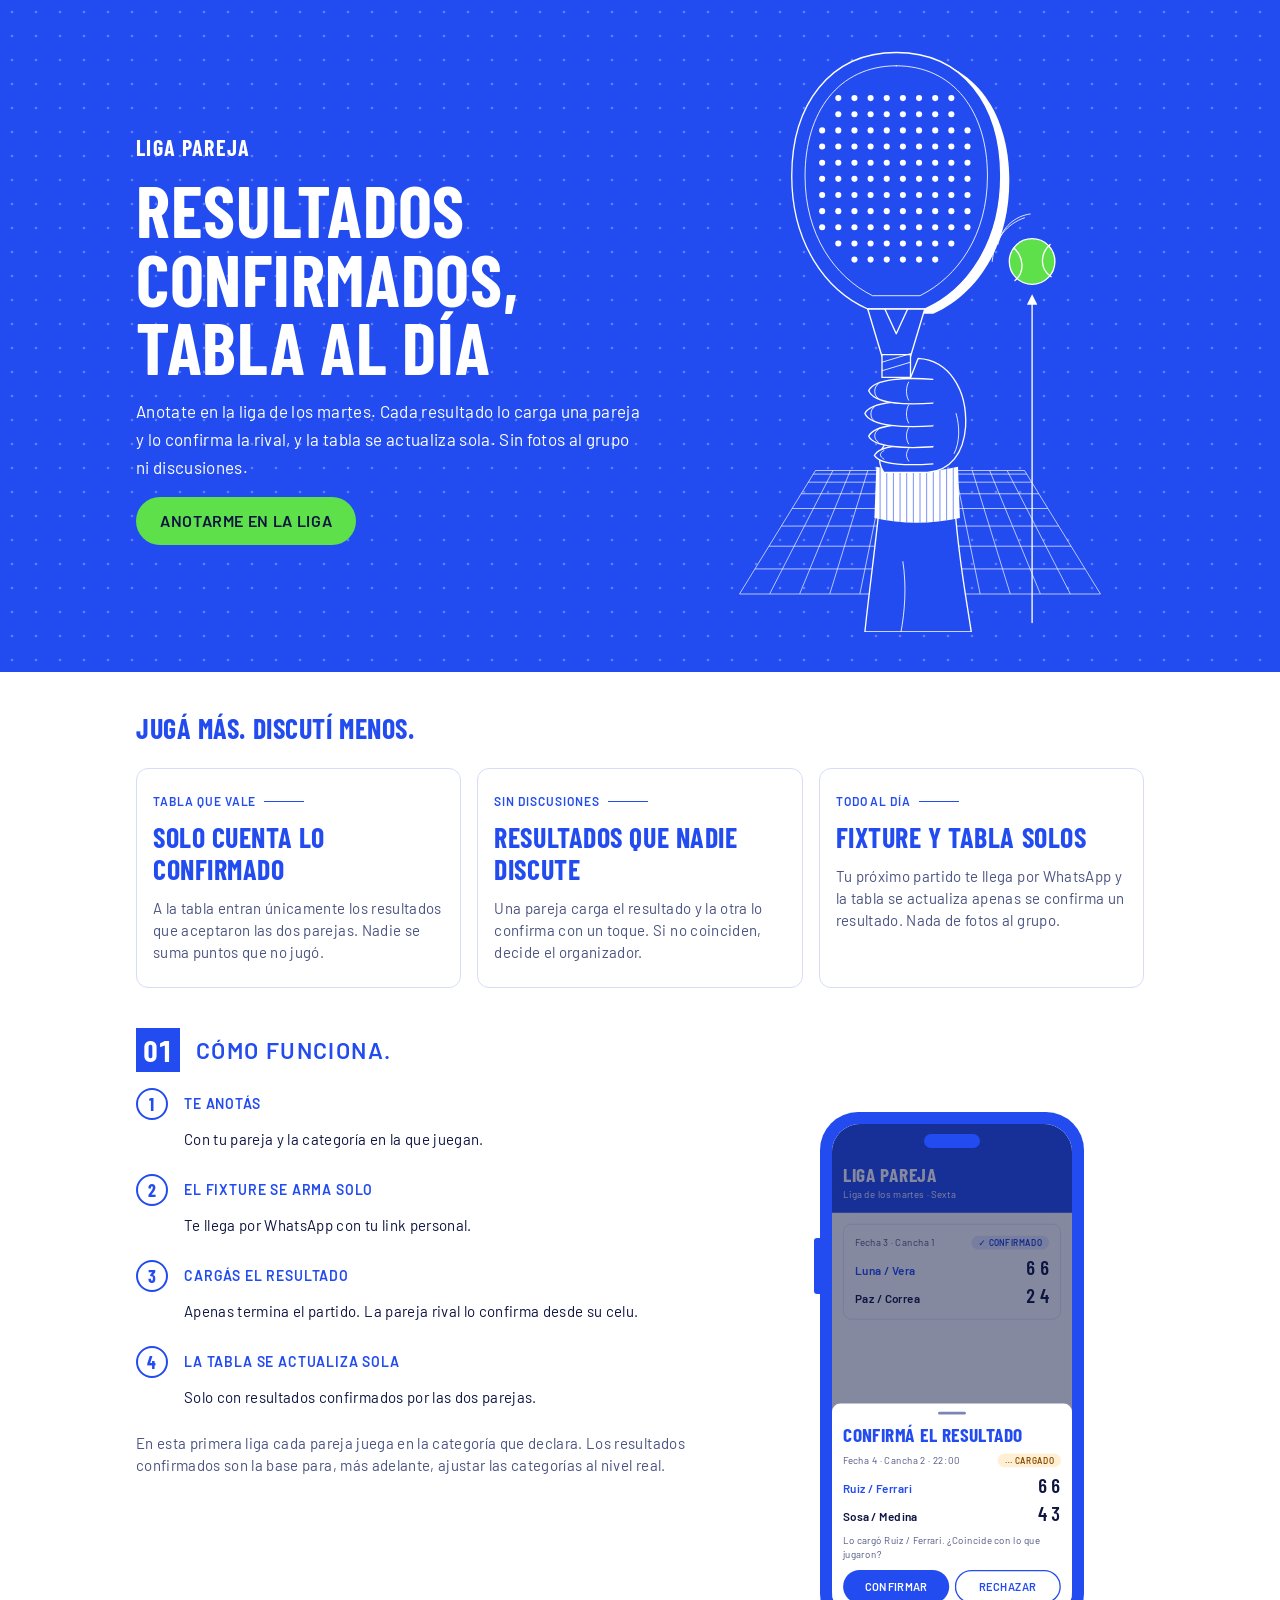
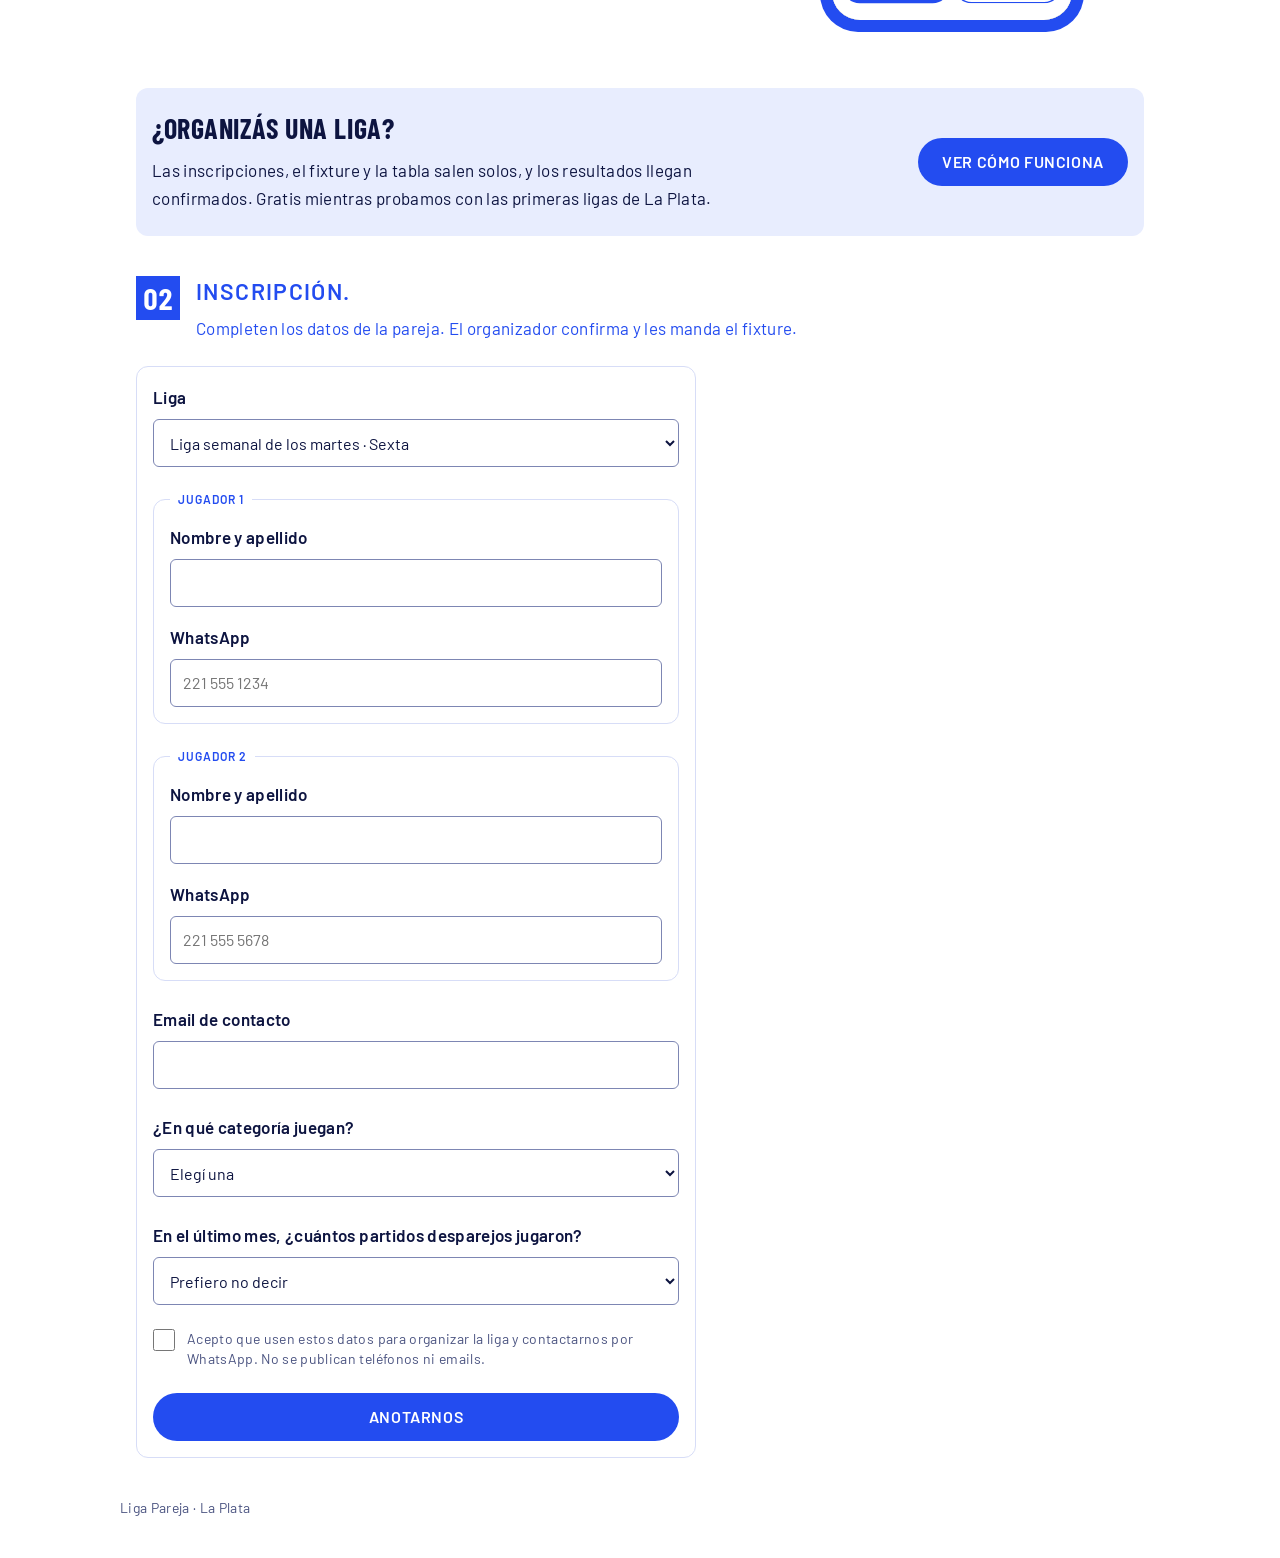
<file: index.html>
<!doctype html>
<html lang="es">
<head>
  <meta charset="utf-8">
  <meta name="viewport" content="width=device-width, initial-scale=1">
  <title>Liga Pareja · Inscripción a la liga</title>
  <meta name="description" content="Anotate en la liga: cada resultado lo confirman las dos parejas y la tabla se actualiza sola.">
  <link rel="icon" href="/favicon.ico" sizes="32x32">
  <link rel="icon" href="/favicon.svg" type="image/svg+xml">
  <link rel="apple-touch-icon" href="/apple-touch-icon.png">
  <link rel="manifest" href="/site.webmanifest">
  <meta name="theme-color" content="#234cf0">
  <meta name="color-scheme" content="light dark">
  <link rel="preconnect" href="https://fonts.googleapis.com">
  <link rel="preconnect" href="https://fonts.gstatic.com" crossorigin>
  <link rel="stylesheet" href="https://fonts.googleapis.com/css2?family=Barlow+Condensed:wght@600;700&family=Barlow:wght@400;600&display=swap">
  <link rel="stylesheet" href="styles.css">
</head>
<body>
  <header class="hero lp-band">
    <div class="wrap hero__grid">
      <div class="hero__text">
        <p class="hero__brand">Liga Pareja</p>
        <h1 class="lp-headline">Resultados confirmados, tabla al día</h1>
        <p class="hero__lead">Anotate en la liga de los martes. Cada resultado lo carga una pareja y lo confirma la rival, y la tabla se actualiza sola. Sin fotos al grupo ni discusiones.</p>
        <a class="lp-btn lp-btn--cta" href="#inscripcion">Anotarme en la liga</a>
      </div>
    <svg class="hero__art" viewBox="0 0 400 640" role="img" aria-label="Mano con muñequera que sostiene la paleta y la pelota que sube sobre un piso en grilla">
      <defs><marker id="up" viewBox="0 0 10 10" refX="5" refY="5" markerWidth="8" markerHeight="8" orient="auto"><path class="head" d="M0,0 L10,5 L0,10 Z"/></marker></defs>
      <g class="gr">
      <line x1="10.0" y1="600" x2="90.0" y2="470"/>
      <line x1="41.7" y1="600" x2="108.3" y2="470"/>
      <line x1="73.3" y1="600" x2="126.7" y2="470"/>
      <line x1="105.0" y1="600" x2="145.0" y2="470"/>
      <line x1="136.7" y1="600" x2="163.3" y2="470"/>
      <line x1="168.3" y1="600" x2="181.7" y2="470"/>
      <line x1="200.0" y1="600" x2="200.0" y2="470"/>
      <line x1="231.7" y1="600" x2="218.3" y2="470"/>
      <line x1="263.3" y1="600" x2="236.7" y2="470"/>
      <line x1="295.0" y1="600" x2="255.0" y2="470"/>
      <line x1="326.7" y1="600" x2="273.3" y2="470"/>
      <line x1="358.3" y1="600" x2="291.7" y2="470"/>
      <line x1="390.0" y1="600" x2="310.0" y2="470"/>
      <line x1="90.0" y1="470.0" x2="310.0" y2="470.0"/>
      <line x1="87.7" y1="473.8" x2="312.3" y2="473.8"/>
      <line x1="82.4" y1="482.3" x2="317.6" y2="482.3"/>
      <line x1="74.9" y1="494.5" x2="325.1" y2="494.5"/>
      <line x1="65.4" y1="510.0" x2="334.6" y2="510.0"/>
      <line x1="54.0" y1="528.5" x2="346.0" y2="528.5"/>
      <line x1="40.9" y1="549.7" x2="359.1" y2="549.7"/>
      <line x1="26.2" y1="573.6" x2="373.8" y2="573.6"/>
      <line x1="10.0" y1="600.0" x2="390.0" y2="600.0"/>
      </g>
      <line class="ln" x1="318" y1="630" x2="318" y2="290" marker-end="url(#up)"/>
      <path class="dt" d="M282,232 C286,214 300,202 316,200 M276,250 C278,226 292,210 310,204"/>
      <circle class="ball" cx="318" cy="250" r="24"/>
      <path class="ln" d="M299,236 C310,246 310,262 300,270 M337,232 C326,242 326,258 338,266"/>
      <path class="bl" d="M184,35 C254,35 294,90 294,165 C294,235 259,285 214,305 L154,305 C109,285 74,235 74,165 C74,90 114,35 184,35 Z"/>
      <path class="sk" d="M175,30 C245,30 285,85 285,160 C285,230 250,280 205,300 L145,300 C100,280 65,230 65,160 C65,85 105,30 175,30 Z"/>
      <path class="dt" d="M175,44 C236,44 271,93 271,160 C271,222 240,266 200,286 L150,286 C110,266 79,222 79,160 C79,93 114,44 175,44 Z"/>
      <g class="bl"><circle cx="114" cy="78" r="3.2"/><circle cx="131" cy="78" r="3.2"/><circle cx="148" cy="78" r="3.2"/><circle cx="165" cy="78" r="3.2"/><circle cx="182" cy="78" r="3.2"/><circle cx="199" cy="78" r="3.2"/><circle cx="216" cy="78" r="3.2"/><circle cx="233" cy="78" r="3.2"/><circle cx="114" cy="95" r="3.2"/><circle cx="131" cy="95" r="3.2"/><circle cx="148" cy="95" r="3.2"/><circle cx="165" cy="95" r="3.2"/><circle cx="182" cy="95" r="3.2"/><circle cx="199" cy="95" r="3.2"/><circle cx="216" cy="95" r="3.2"/><circle cx="233" cy="95" r="3.2"/><circle cx="97" cy="112" r="3.2"/><circle cx="114" cy="112" r="3.2"/><circle cx="131" cy="112" r="3.2"/><circle cx="148" cy="112" r="3.2"/><circle cx="165" cy="112" r="3.2"/><circle cx="182" cy="112" r="3.2"/><circle cx="199" cy="112" r="3.2"/><circle cx="216" cy="112" r="3.2"/><circle cx="233" cy="112" r="3.2"/><circle cx="250" cy="112" r="3.2"/><circle cx="97" cy="129" r="3.2"/><circle cx="114" cy="129" r="3.2"/><circle cx="131" cy="129" r="3.2"/><circle cx="148" cy="129" r="3.2"/><circle cx="165" cy="129" r="3.2"/><circle cx="182" cy="129" r="3.2"/><circle cx="199" cy="129" r="3.2"/><circle cx="216" cy="129" r="3.2"/><circle cx="233" cy="129" r="3.2"/><circle cx="250" cy="129" r="3.2"/><circle cx="97" cy="146" r="3.2"/><circle cx="114" cy="146" r="3.2"/><circle cx="131" cy="146" r="3.2"/><circle cx="148" cy="146" r="3.2"/><circle cx="165" cy="146" r="3.2"/><circle cx="182" cy="146" r="3.2"/><circle cx="199" cy="146" r="3.2"/><circle cx="216" cy="146" r="3.2"/><circle cx="233" cy="146" r="3.2"/><circle cx="250" cy="146" r="3.2"/><circle cx="97" cy="163" r="3.2"/><circle cx="114" cy="163" r="3.2"/><circle cx="131" cy="163" r="3.2"/><circle cx="148" cy="163" r="3.2"/><circle cx="165" cy="163" r="3.2"/><circle cx="182" cy="163" r="3.2"/><circle cx="199" cy="163" r="3.2"/><circle cx="216" cy="163" r="3.2"/><circle cx="233" cy="163" r="3.2"/><circle cx="250" cy="163" r="3.2"/><circle cx="97" cy="180" r="3.2"/><circle cx="114" cy="180" r="3.2"/><circle cx="131" cy="180" r="3.2"/><circle cx="148" cy="180" r="3.2"/><circle cx="165" cy="180" r="3.2"/><circle cx="182" cy="180" r="3.2"/><circle cx="199" cy="180" r="3.2"/><circle cx="216" cy="180" r="3.2"/><circle cx="233" cy="180" r="3.2"/><circle cx="250" cy="180" r="3.2"/><circle cx="97" cy="197" r="3.2"/><circle cx="114" cy="197" r="3.2"/><circle cx="131" cy="197" r="3.2"/><circle cx="148" cy="197" r="3.2"/><circle cx="165" cy="197" r="3.2"/><circle cx="182" cy="197" r="3.2"/><circle cx="199" cy="197" r="3.2"/><circle cx="216" cy="197" r="3.2"/><circle cx="233" cy="197" r="3.2"/><circle cx="250" cy="197" r="3.2"/><circle cx="97" cy="214" r="3.2"/><circle cx="114" cy="214" r="3.2"/><circle cx="131" cy="214" r="3.2"/><circle cx="148" cy="214" r="3.2"/><circle cx="165" cy="214" r="3.2"/><circle cx="182" cy="214" r="3.2"/><circle cx="199" cy="214" r="3.2"/><circle cx="216" cy="214" r="3.2"/><circle cx="233" cy="214" r="3.2"/><circle cx="250" cy="214" r="3.2"/><circle cx="114" cy="231" r="3.2"/><circle cx="131" cy="231" r="3.2"/><circle cx="148" cy="231" r="3.2"/><circle cx="165" cy="231" r="3.2"/><circle cx="182" cy="231" r="3.2"/><circle cx="199" cy="231" r="3.2"/><circle cx="216" cy="231" r="3.2"/><circle cx="233" cy="231" r="3.2"/><circle cx="131" cy="248" r="3.2"/><circle cx="148" cy="248" r="3.2"/><circle cx="165" cy="248" r="3.2"/><circle cx="182" cy="248" r="3.2"/><circle cx="199" cy="248" r="3.2"/><circle cx="216" cy="248" r="3.2"/></g>
      <path class="sk" d="M145,300 L205,300 L190,350 L160,350 Z"/>
      <path class="ln" d="M163,300 L175,326 L187,300"/>
      <rect class="sk" x="160" y="348" width="30" height="24"/>
      <g class="dt"><line x1="160" y1="356" x2="190" y2="347"/><line x1="160" y1="365" x2="190" y2="356"/></g>
      <path class="sk" d="M158,500 L236,500 C240,560 248,600 254,640 L142,640 C146,600 152,560 158,500 Z"/>
      <path class="dt" d="M182,566 C186,592 184,618 180,640"/>
      <path class="bl" d="M154,466 Q196,476 240,466 L242,520 Q196,530 152,520 Z"/>
      <clipPath id="band1"><path d="M154,466 Q196,476 240,466 L242,520 Q196,530 152,520 Z"/></clipPath>
      <g class="rib" clip-path="url(#band1)"><line x1="158" y1="466" x2="158" y2="530"/><line x1="165" y1="466" x2="165" y2="530"/><line x1="172" y1="466" x2="172" y2="530"/><line x1="179" y1="466" x2="179" y2="530"/><line x1="186" y1="466" x2="186" y2="530"/><line x1="193" y1="466" x2="193" y2="530"/><line x1="200" y1="466" x2="200" y2="530"/><line x1="207" y1="466" x2="207" y2="530"/><line x1="214" y1="466" x2="214" y2="530"/><line x1="221" y1="466" x2="221" y2="530"/><line x1="228" y1="466" x2="228" y2="530"/><line x1="235" y1="466" x2="235" y2="530"/></g>
      <path class="sk" d="M198,352 C230,354 250,384 248,424 C246,452 232,470 208,472 L162,472 C156,464 156,452 162,444 Z"/>
      <path class="dt" d="M238,410 C242,424 242,440 236,452"/>
      <path class="sk" d="M214,444 C186,442 158,443 152,454 C158,464 186,465 214,463"/>
      <path class="dt" d="M162,449 C157,452 157,455 162,458 M188,447 C185,452 185,455 188,460"/>
      <path class="sk" d="M214,422 C186,420 152,421 146,434 C152,446 186,447 214,445"/>
      <path class="dt" d="M156,427 C151,430 151,437 156,440 M188,425 C185,430 185,437 188,442"/>
      <path class="sk" d="M214,398 C186,396 148,397 142,410 C148,424 186,425 214,423"/>
      <path class="dt" d="M152,403 C147,406 147,415 152,418 M188,401 C185,406 185,415 188,420"/>
      <path class="sk" d="M214,374 C186,372 152,373 146,386 C152,400 186,401 214,399"/>
      <path class="dt" d="M156,379 C151,382 151,391 156,394 M188,377 C185,382 185,391 188,396"/>
    </svg>
    </div>
  </header>

  <main class="wrap">
    <section class="section" aria-labelledby="valor">
      <h2 class="section-title" id="valor">Jugá más. Discutí menos.</h2>
      <div class="cards">
        <article class="card value">
          <span class="lp-annot">Tabla que vale</span>
          <h3>Solo cuenta lo confirmado</h3>
          <p>A la tabla entran únicamente los resultados que aceptaron las dos parejas. Nadie se suma puntos que no jugó.</p>
        </article>
        <article class="card value">
          <span class="lp-annot">Sin discusiones</span>
          <h3>Resultados que nadie discute</h3>
          <p>Una pareja carga el resultado y la otra lo confirma con un toque. Si no coinciden, decide el organizador.</p>
        </article>
        <article class="card value">
          <span class="lp-annot">Todo al día</span>
          <h3>Fixture y tabla solos</h3>
          <p>Tu próximo partido te llega por WhatsApp y la tabla se actualiza apenas se confirma un resultado. Nada de fotos al grupo.</p>
        </article>
      </div>
    </section>

    <section class="section section--como" aria-labelledby="como">
      <div class="lp-play-head lp-play-head--solo">
        <span class="lp-play">01</span>
        <h3 id="como">Cómo funciona.</h3>
      </div>
      <div class="how">
        <div>
          <ol class="steps">
            <li><span class="lp-step">1</span><strong>Te anotás</strong><p>Con tu pareja y la categoría en la que juegan.</p></li>
            <li><span class="lp-step">2</span><strong>El fixture se arma solo</strong><p>Te llega por WhatsApp con tu link personal.</p></li>
            <li><span class="lp-step">3</span><strong>Cargás el resultado</strong><p>Apenas termina el partido. La pareja rival lo confirma desde su celu.</p></li>
            <li><span class="lp-step">4</span><strong>La tabla se actualiza sola</strong><p>Solo con resultados confirmados por las dos parejas.</p></li>
          </ol>
          <p class="note" style="margin-top: var(--space-6)">En esta primera liga cada pareja juega en la categoría que declara. Los resultados confirmados son la base para, más adelante, ajustar las categorías al nivel real.</p>
        </div>
        <div class="phone-fit">
    <div class="phone">
      <svg viewBox="0 0 380 640" aria-hidden="true">
        <rect class="bl" x="50" y="150" width="10" height="56" rx="3"/>
        <rect class="bl" x="56" y="24" width="264" height="520" rx="38"/>
      </svg>
      <div class="screen">
        <div class="app">
          <header class="lp-band app-head"><b>Liga Pareja</b><span>Liga de los martes · Sexta</span></header>
          <div class="lp-stack">
            <article class="lp-match">
              <div class="lp-match__meta"><span>Fecha 3 · Cancha 1</span><span class="lp-status lp-status--confirmed">Confirmado</span></div>
              <div class="lp-match__teams"><span class="lp-match__team lp-match__team--winner">Luna / Vera</span><span class="lp-match__score">6 6</span><span class="lp-match__team">Paz / Correa</span><span class="lp-match__score">2 4</span></div>
            </article>
          </div>
          <div class="scrim"></div>
          <div class="modal" role="dialog" aria-label="Confirmar resultado">
            <span class="grab"></span>
            <h2>Confirmá el resultado</h2>
            <div class="lp-match__meta"><span>Fecha 4 · Cancha 2 · 22:00</span><span class="lp-status lp-status--loaded">Cargado</span></div>
            <div class="lp-match__teams"><span class="lp-match__team lp-match__team--winner">Ruiz / Ferrari</span><span class="lp-match__score">6 6</span><span class="lp-match__team">Sosa / Medina</span><span class="lp-match__score">4 3</span></div>
            <p class="lp-field__help" style="margin:0">Lo cargó Ruiz / Ferrari. ¿Coincide con lo que jugaron?</p>
            <div class="lp-match__actions"><button class="lp-btn lp-btn--primary" type="button">Confirmar</button><button class="lp-btn lp-btn--secondary" type="button">Rechazar</button></div>
          </div>
        </div>
      </div>
      <svg class="front" viewBox="0 0 380 640" aria-hidden="true">
        <rect class="bl" x="160" y="46" width="56" height="14" rx="7"/>
      </svg>
    </div>
        </div>
      </div>
    </section>

    <section class="section" aria-labelledby="organizadores">
      <div class="org">
        <div class="org__text">
          <h2 id="organizadores">¿Organizás una liga?</h2>
          <p>Las inscripciones, el fixture y la tabla salen solos, y los resultados llegan confirmados. Gratis mientras probamos con las primeras ligas de La Plata.</p>
        </div>
        <a class="lp-btn lp-btn--primary" href="/organizadores/">Ver cómo funciona</a>
      </div>
    </section>

    <section class="section" id="inscripcion" aria-labelledby="inscripcion-titulo">
      <div class="lp-play-head">
        <span class="lp-play">02</span>
        <div>
          <h3 id="inscripcion-titulo">Inscripción.</h3>
          <p>Completen los datos de la pareja. El organizador confirma y les manda el fixture.</p>
        </div>
      </div>
      <form id="form" class="form" novalidate>
        <label class="lp-field">
          <span class="lp-field__label">Liga</span>
          <select class="lp-select" name="liga" required>
            <option value="liga-martes-6ta">Liga semanal de los martes · Sexta</option>
          </select>
        </label>

        <fieldset>
          <legend>Jugador 1</legend>
          <label class="lp-field"><span class="lp-field__label">Nombre y apellido</span><input class="lp-input" name="jugador1" autocomplete="name" required></label>
          <label class="lp-field"><span class="lp-field__label">WhatsApp</span><input class="lp-input" name="whatsapp1" type="tel" inputmode="tel" placeholder="221 555 1234" required></label>
        </fieldset>

        <fieldset>
          <legend>Jugador 2</legend>
          <label class="lp-field"><span class="lp-field__label">Nombre y apellido</span><input class="lp-input" name="jugador2" required></label>
          <label class="lp-field"><span class="lp-field__label">WhatsApp</span><input class="lp-input" name="whatsapp2" type="tel" inputmode="tel" placeholder="221 555 5678" required></label>
        </fieldset>

        <label class="lp-field"><span class="lp-field__label">Email de contacto</span><input class="lp-input" name="email" type="email" autocomplete="email" required></label>

        <label class="lp-field">
          <span class="lp-field__label">¿En qué categoría juegan?</span>
          <select class="lp-select" name="categoria_declarada" required>
            <option value="" selected disabled>Elegí una</option>
            <option value="4">Cuarta</option>
            <option value="5">Quinta</option>
            <option value="6">Sexta</option>
            <option value="7">Séptima</option>
            <option value="8">Octava</option>
          </select>
        </label>

        <label class="lp-field">
          <span class="lp-field__label">En el último mes, ¿cuántos partidos desparejos jugaron?</span>
          <select class="lp-select" name="partidos_desparejos_mes">
            <option value="" selected>Prefiero no decir</option>
            <option value="0">Ninguno</option>
            <option value="1">1</option>
            <option value="2">2</option>
            <option value="3+">3 o más</option>
          </select>
        </label>

        <!-- Campo trampa contra spam: las personas no lo ven -->
        <label class="hp" aria-hidden="true">Sitio web<input name="sitio" tabindex="-1" autocomplete="off"></label>
        <input type="hidden" name="fuente">

        <label class="lp-check">
          <input type="checkbox" name="consentimiento" value="si" required>
          <span>Acepto que usen estos datos para organizar la liga y contactarnos por WhatsApp. No se publican teléfonos ni emails.</span>
        </label>

        <div class="lp-notice lp-notice--error" id="error" role="alert" hidden><span class="lp-notice__title" id="error-title">Revisá los datos</span><span id="error-text"></span></div>
        <button class="lp-btn lp-btn--primary lp-btn--block" type="submit">Anotarnos</button>
      </form>
      <div class="lp-notice lp-notice--success done" id="done" role="status" hidden>
        <span class="lp-notice__title">¡Listo, están anotados!</span>
        <span>El organizador confirma la inscripción y les manda el fixture por WhatsApp.</span>
      </div>
    </section>
  </main>

  <footer class="wrap footer">
    <p>Liga Pareja · La Plata</p>
  </footer>

  <script src="app.js"></script>
</body>
</html>
</file>
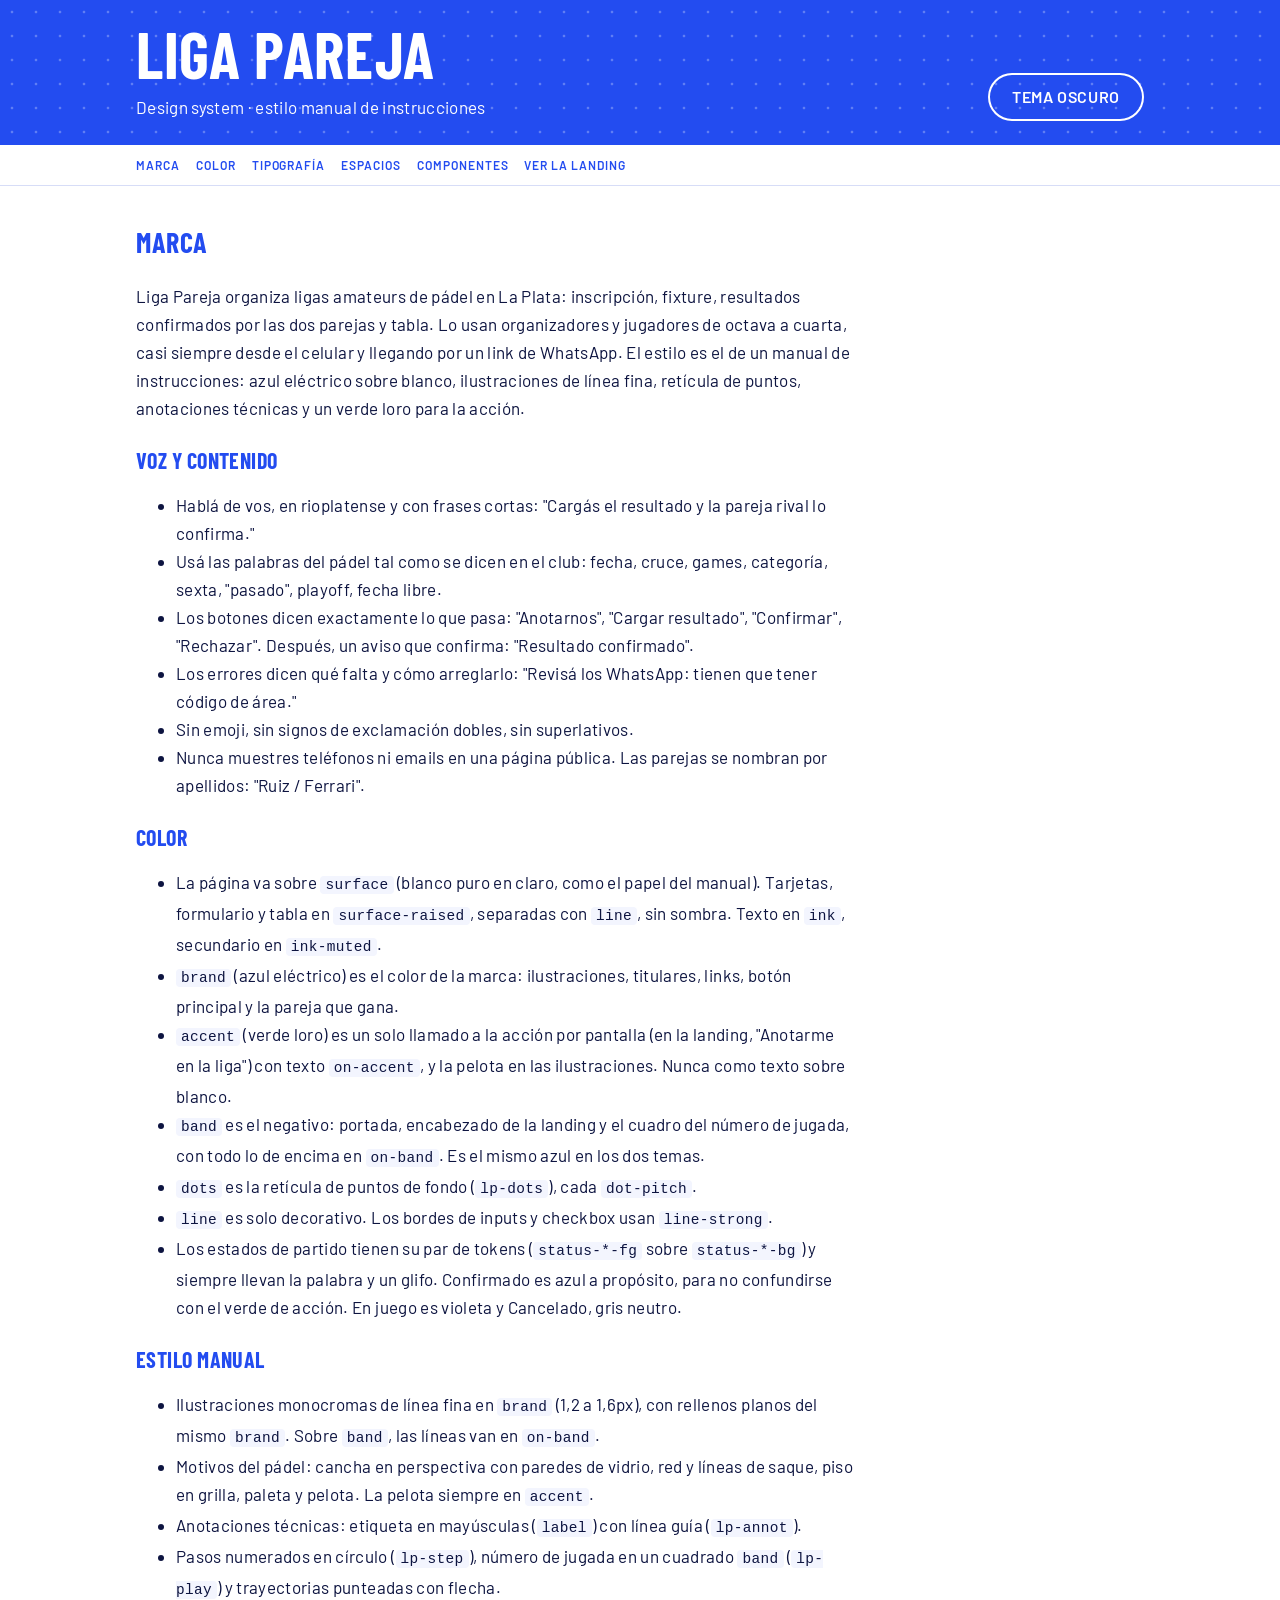
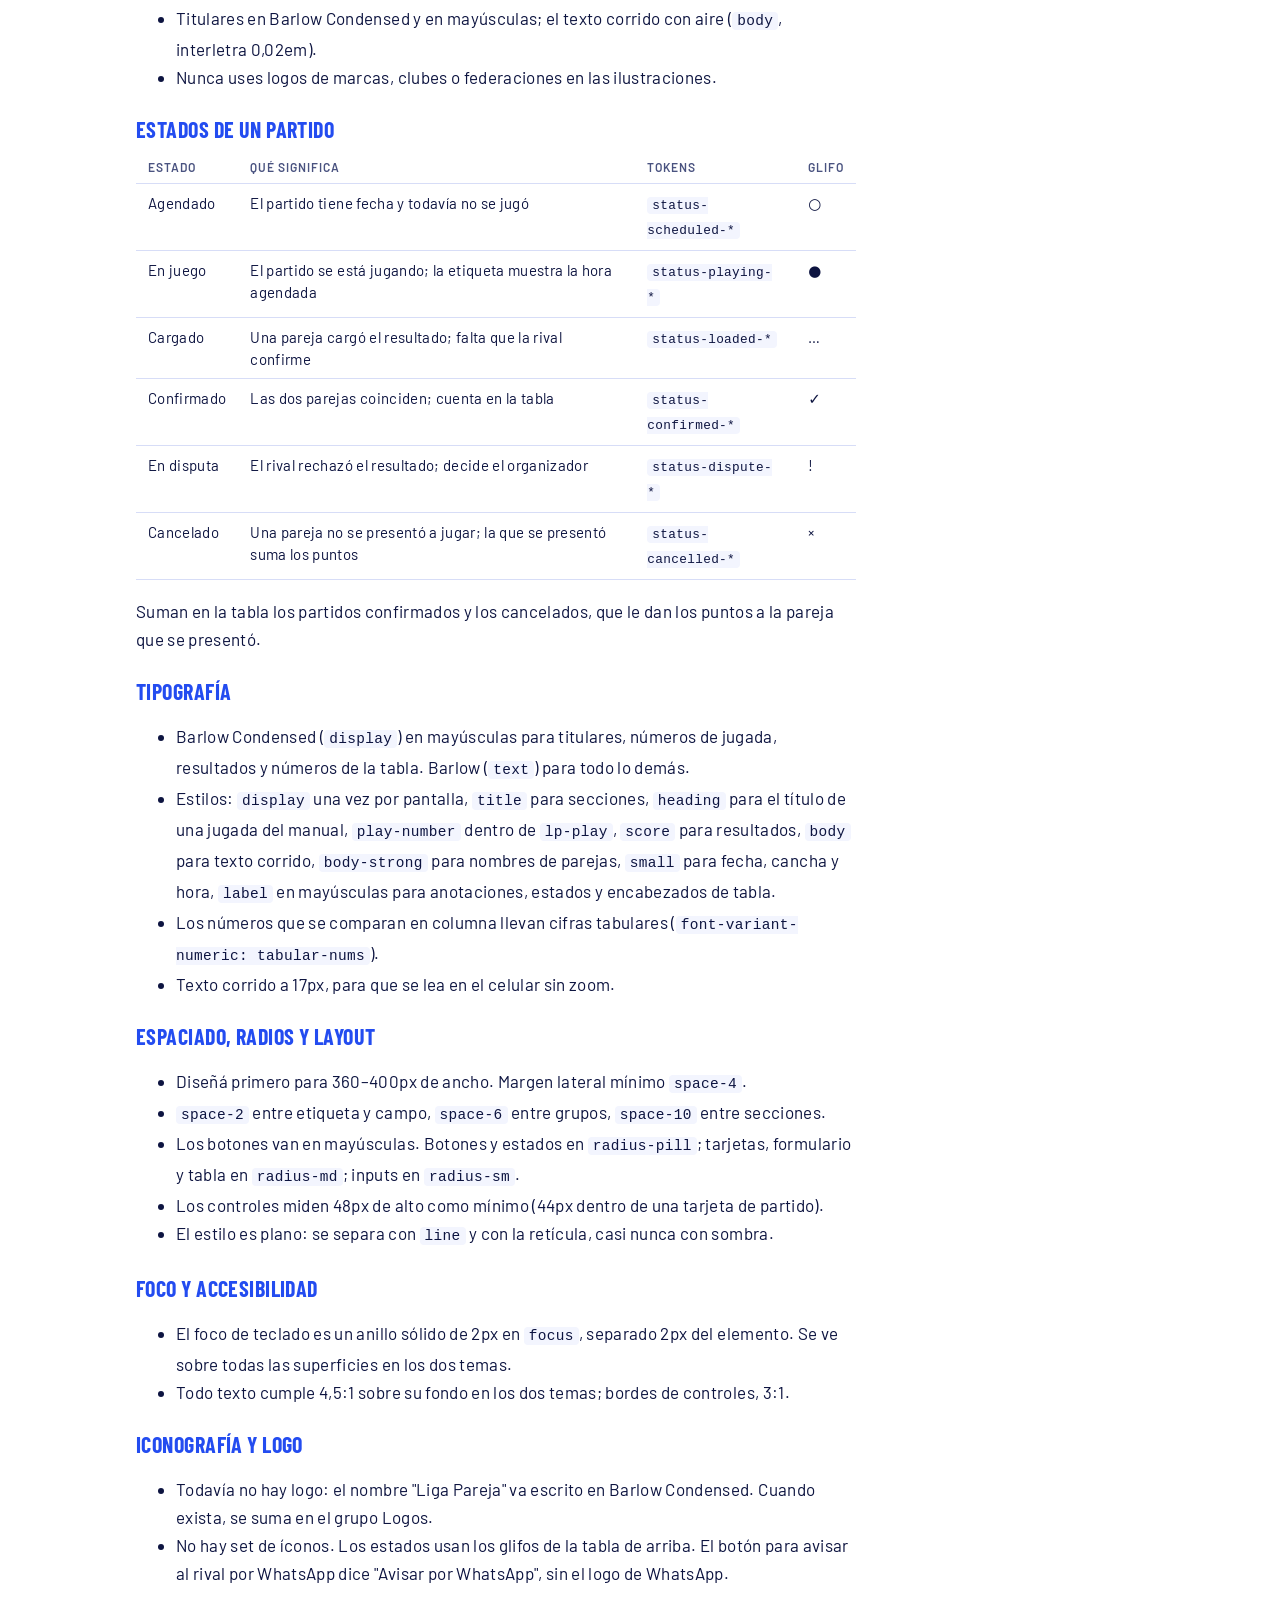
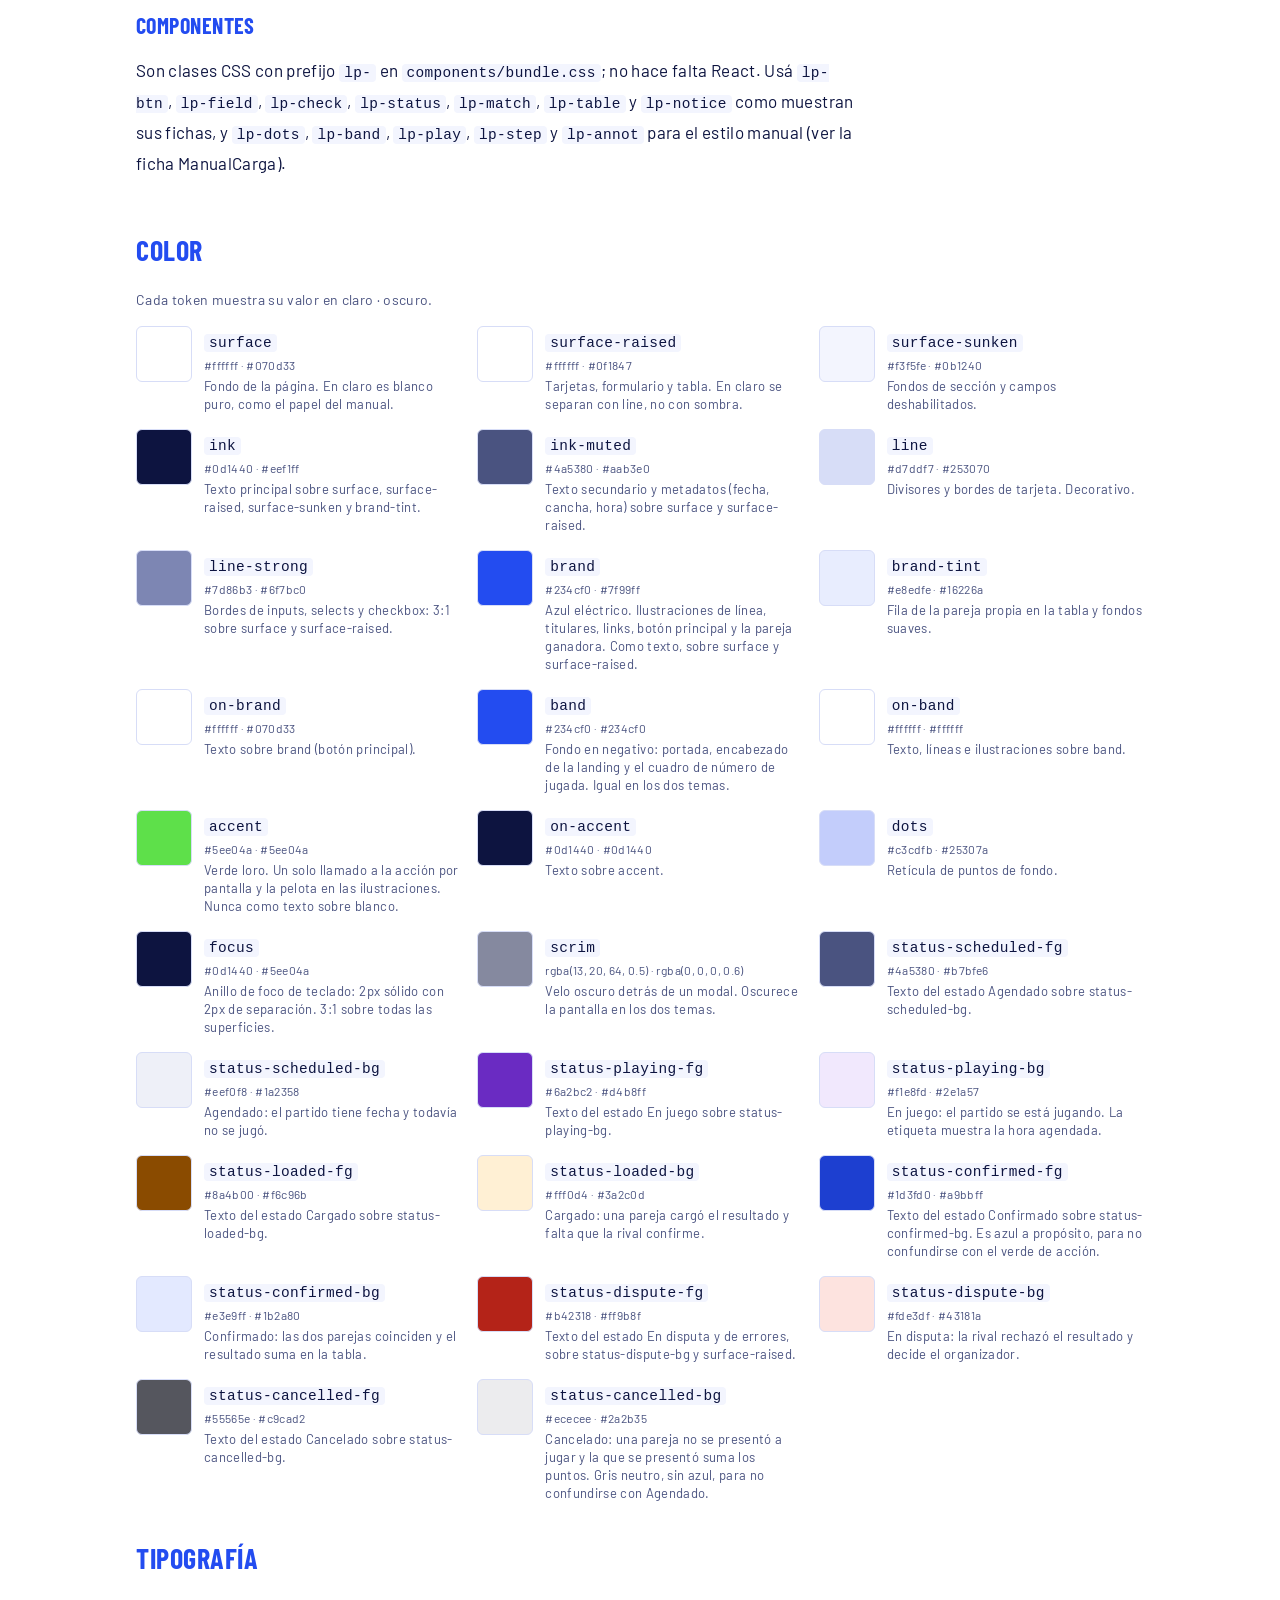
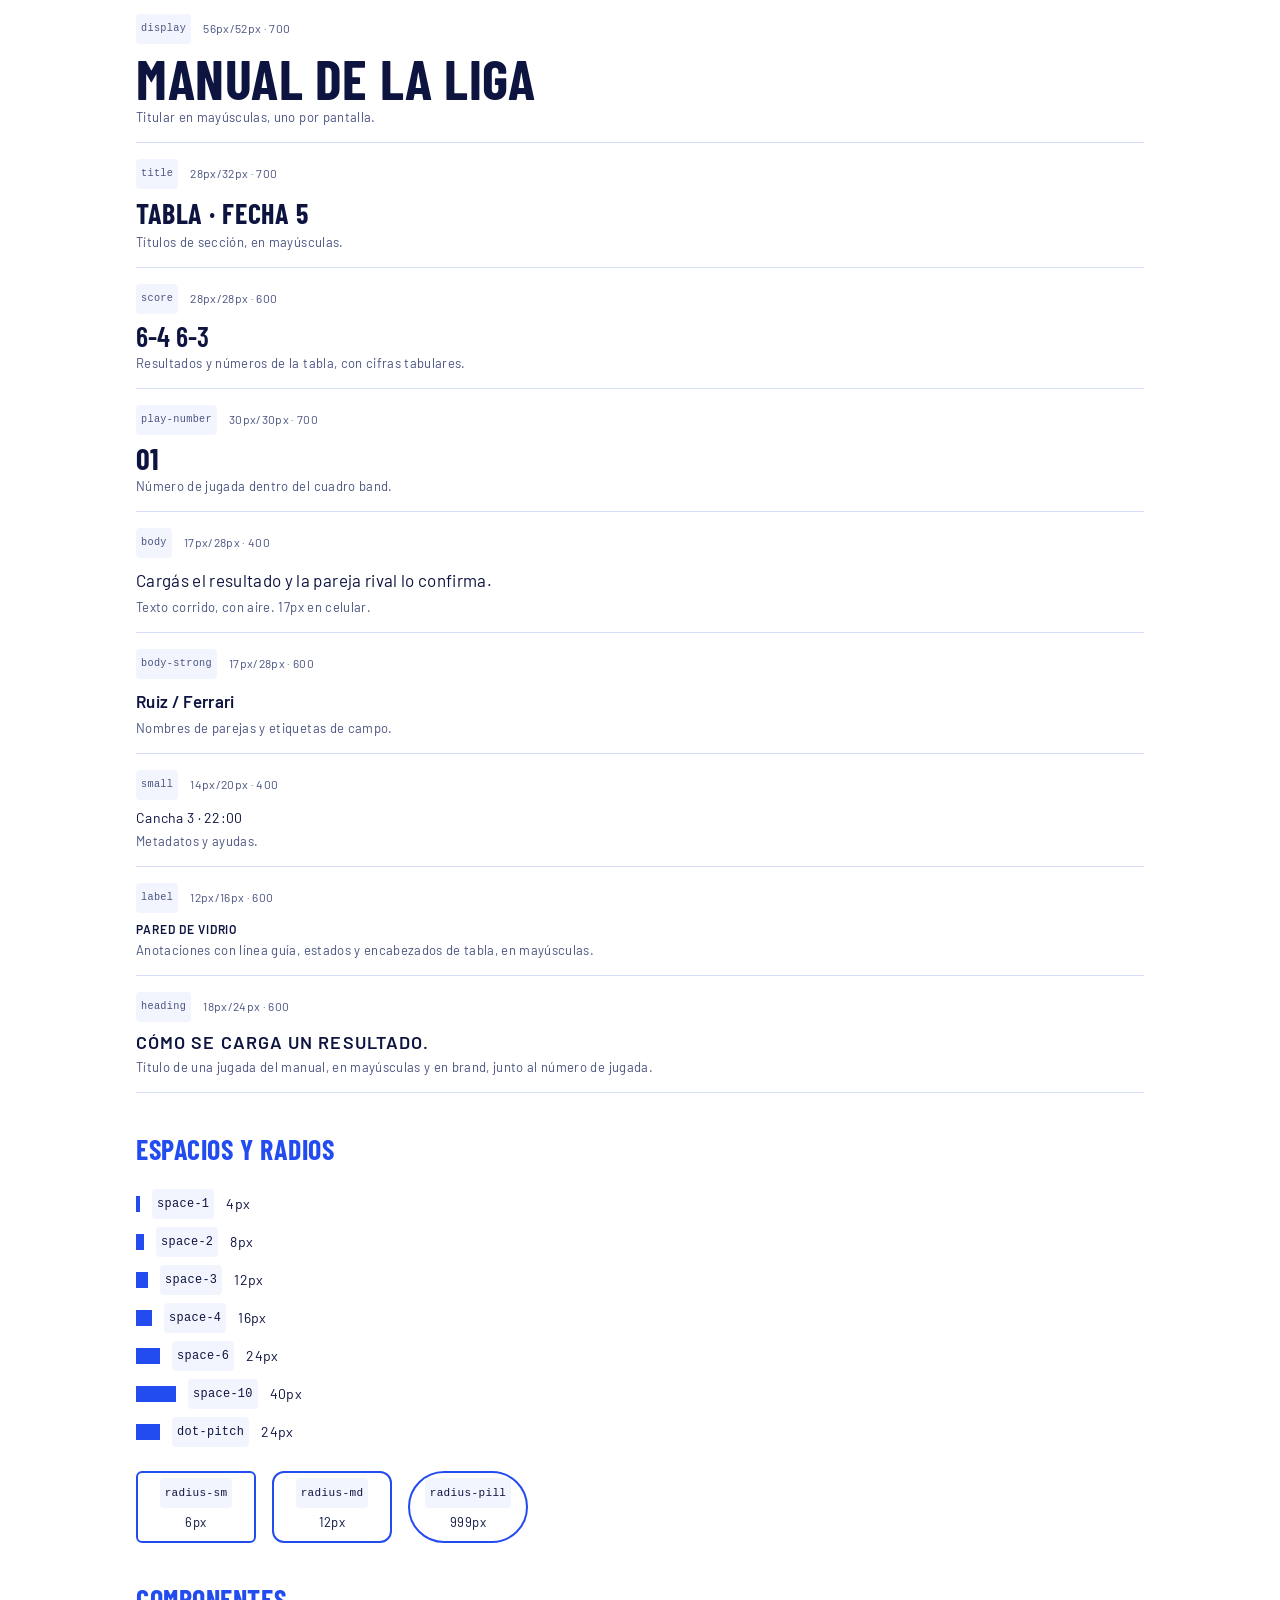
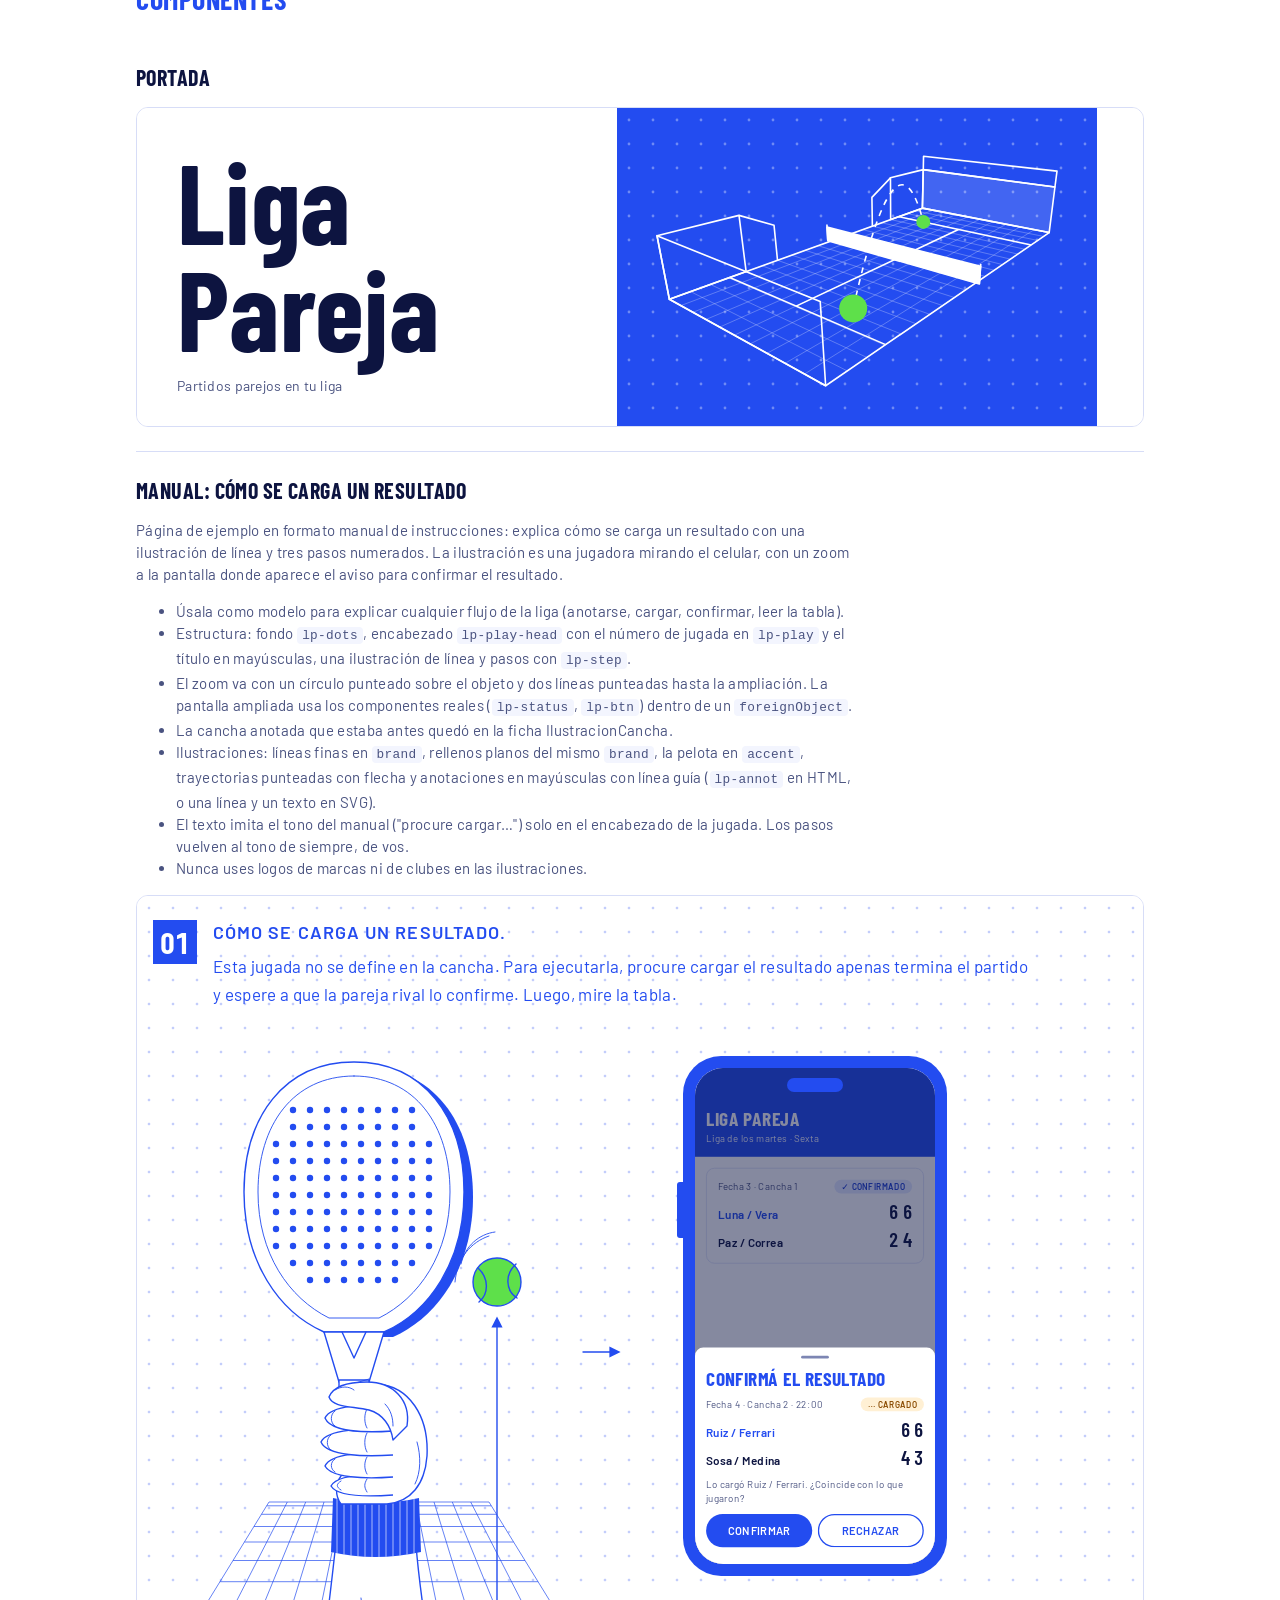
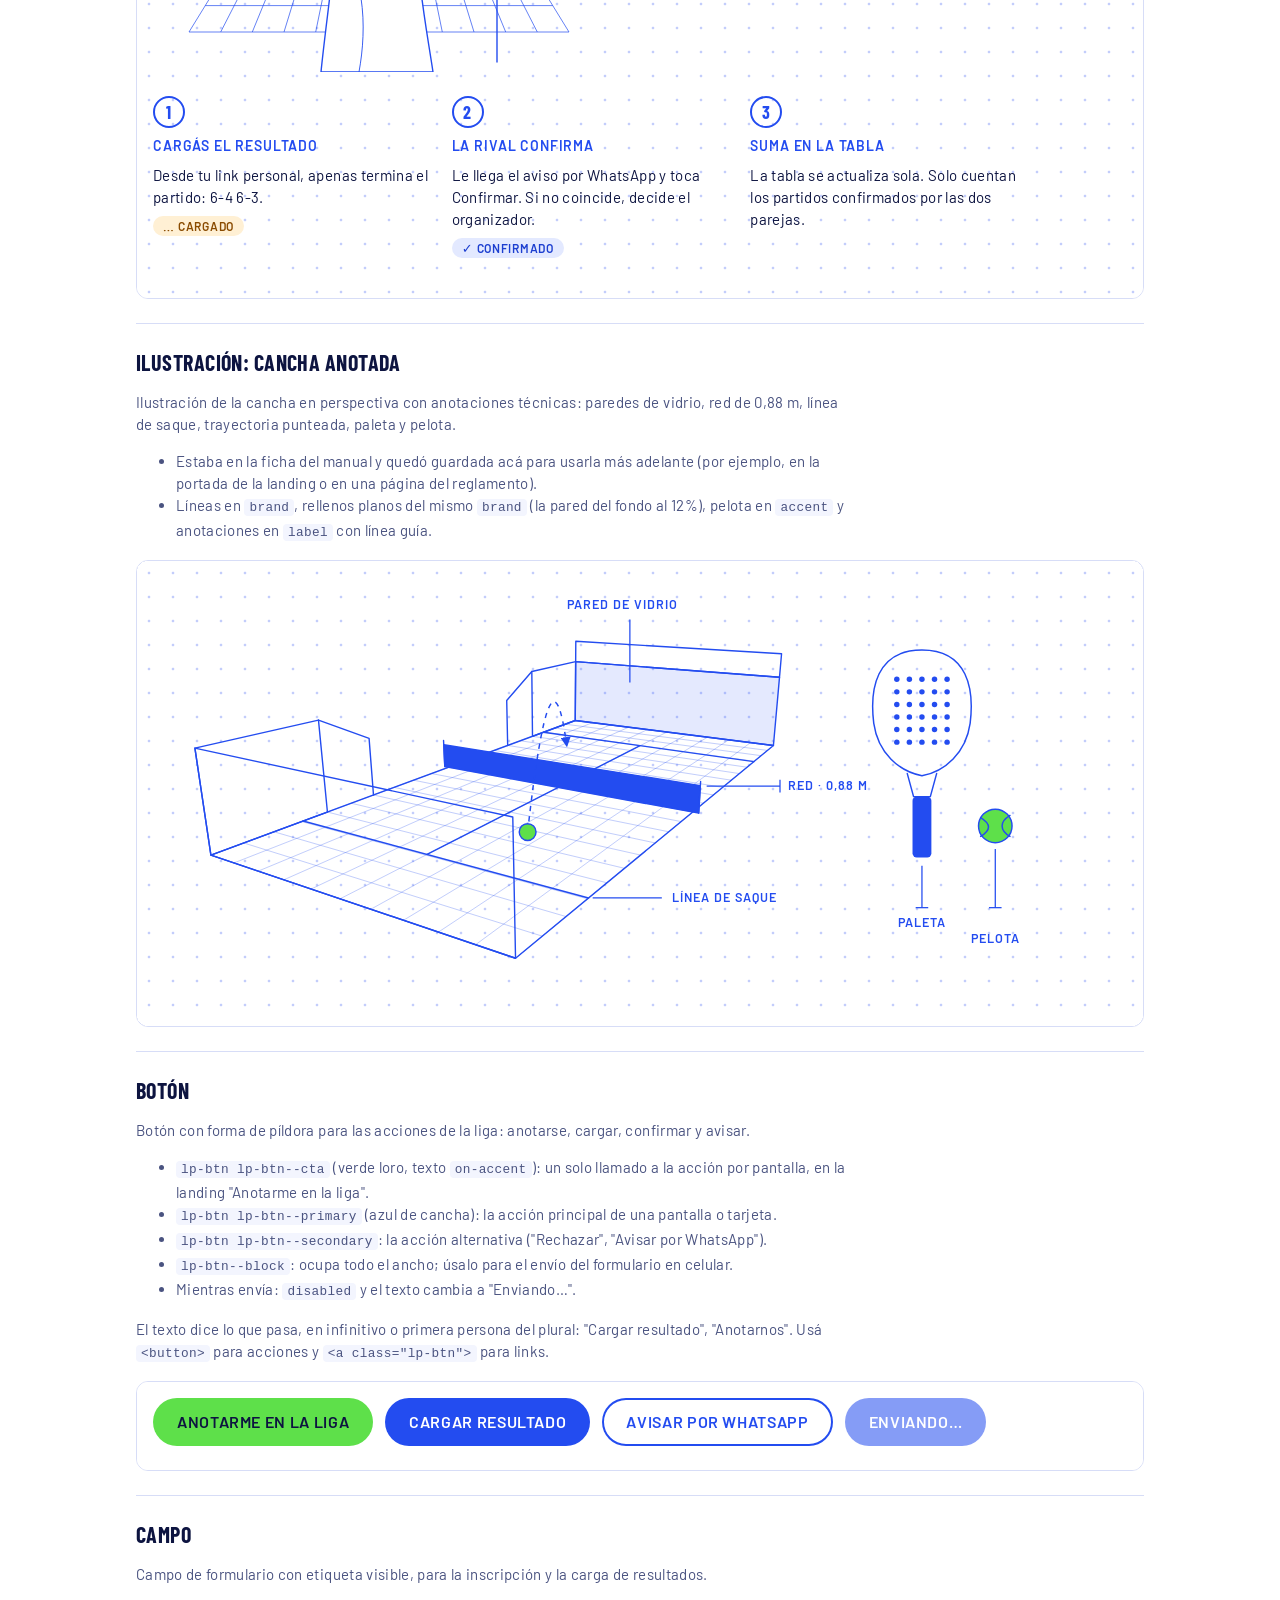
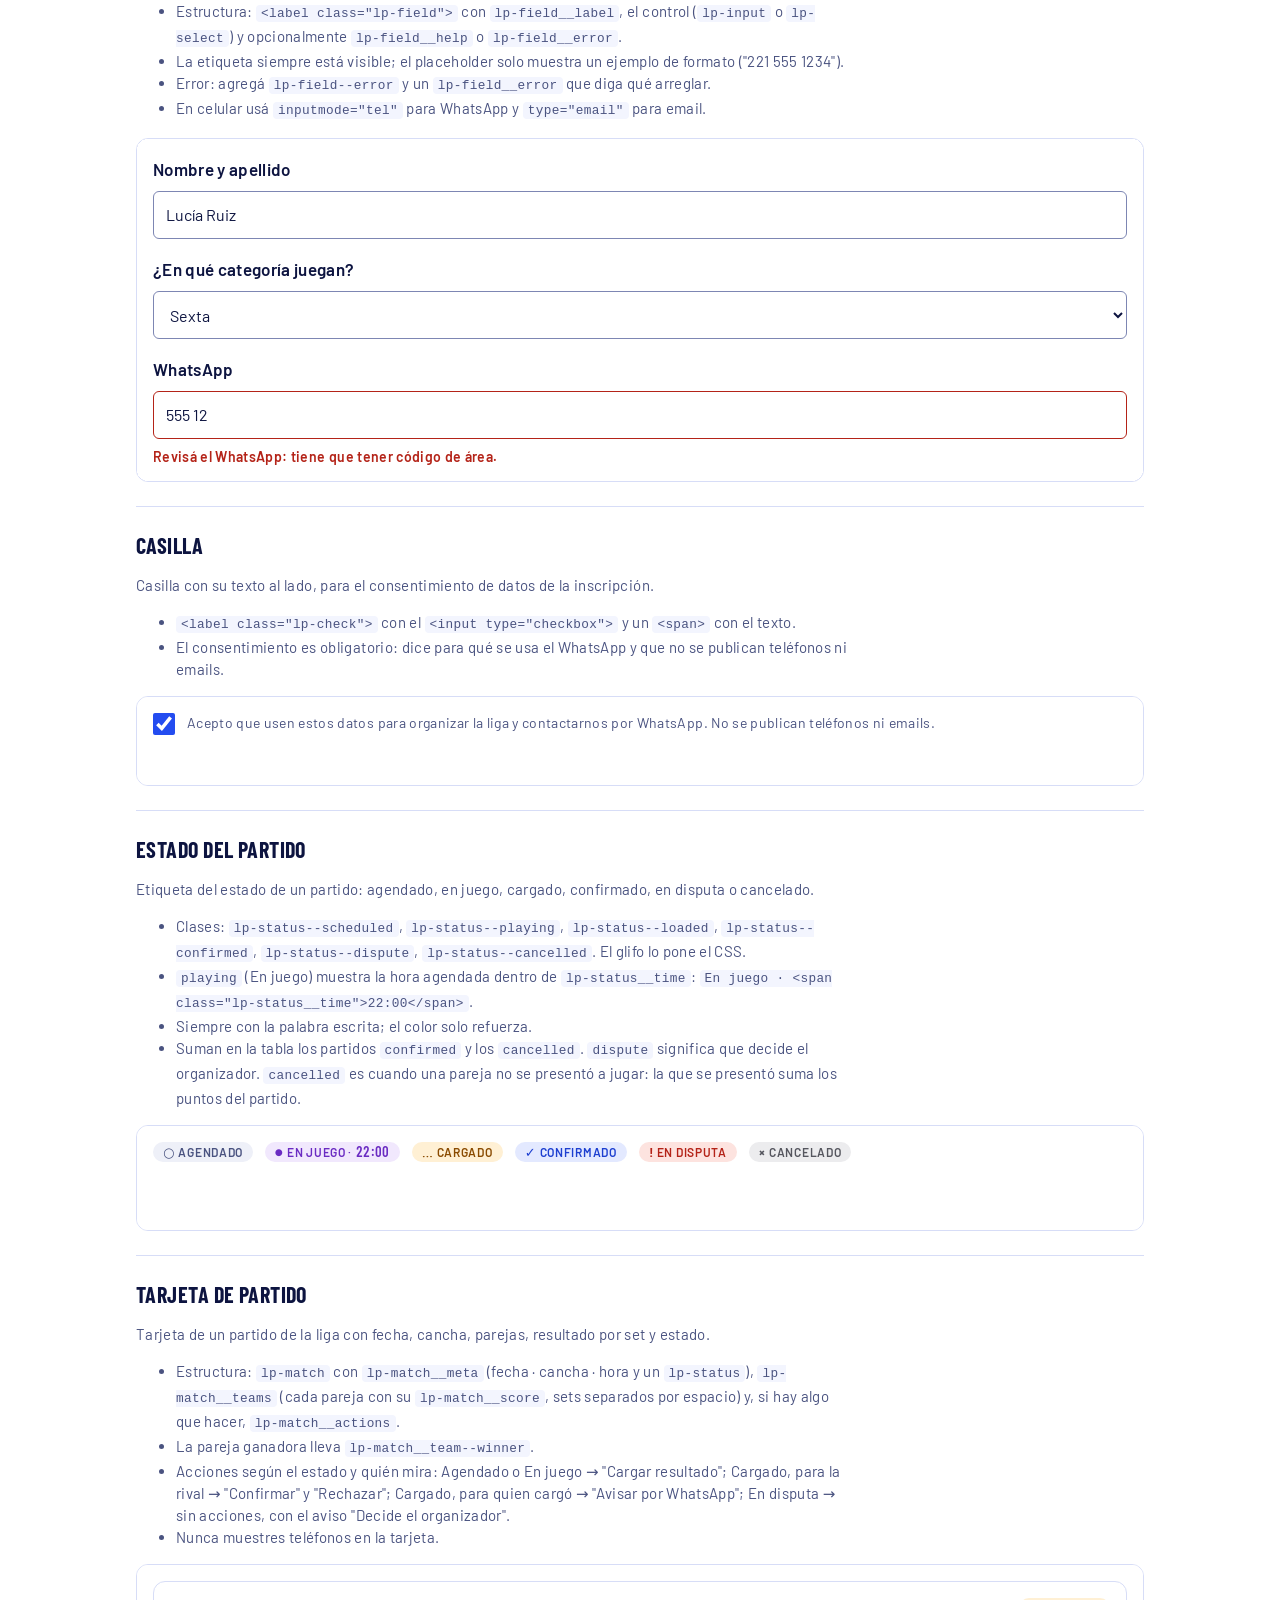
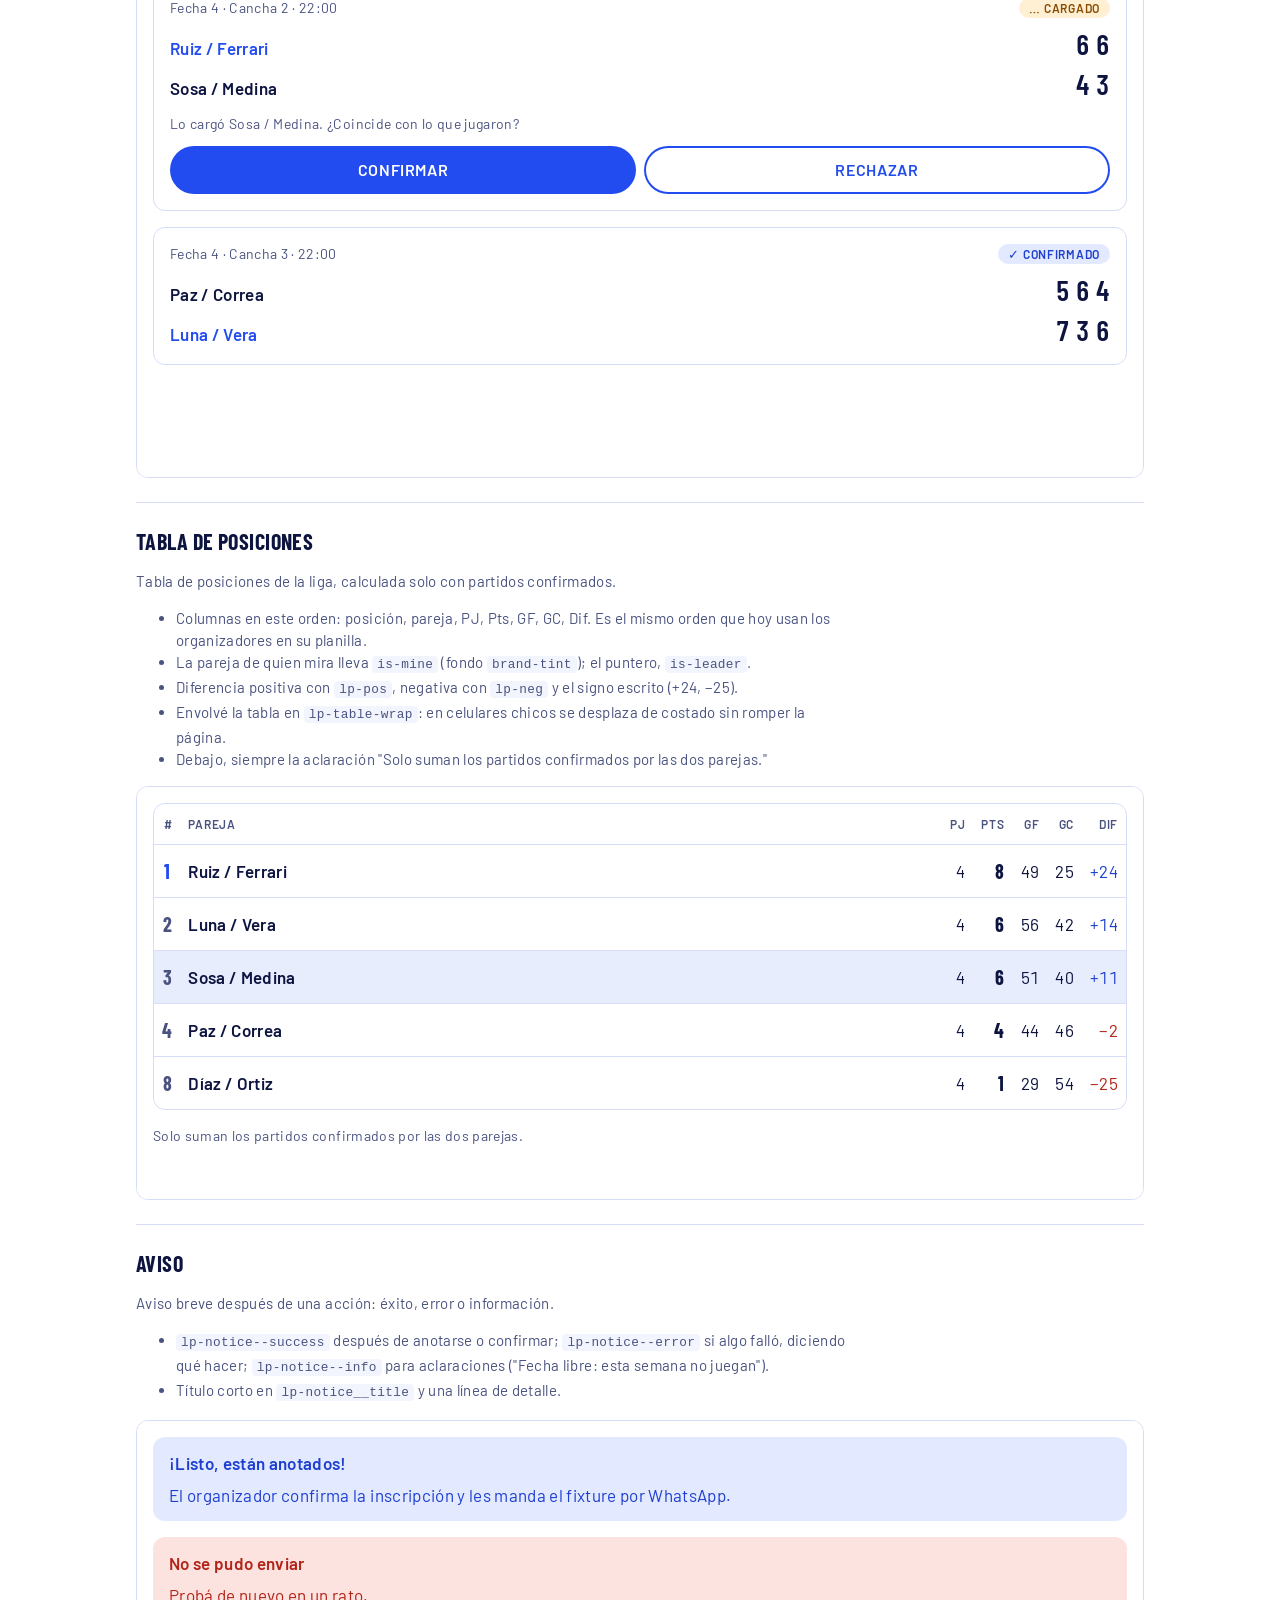
<file: design-system/index.html>
<!doctype html>
<html lang="es">
<head>
<meta charset="utf-8">
<meta name="viewport" content="width=device-width, initial-scale=1">
<title>Liga Pareja · Design system</title>
<meta name="description" content="Design system de Liga Pareja: marca, color, tipografía y componentes en estilo manual de instrucciones.">
<link rel="icon" href="/favicon.ico" sizes="32x32">
<link rel="icon" href="/favicon.svg" type="image/svg+xml">
<link rel="apple-touch-icon" href="/apple-touch-icon.png">
<link rel="manifest" href="/site.webmanifest">
<meta name="theme-color" content="#234cf0">
<link rel="stylesheet" href="https://fonts.googleapis.com/css2?family=Barlow+Condensed:wght@600;700&family=Barlow:wght@400;600&display=swap">
<link rel="stylesheet" href="tokens.css">
<link rel="stylesheet" href="bundle.css">
<style>
* { box-sizing: border-box; }
body { margin: 0; }
.top { padding: var(--space-6) 0; background-image: radial-gradient(circle, rgba(255,255,255,.28) 1.5px, transparent 1.6px); background-size: var(--dot-pitch) var(--dot-pitch); }
.wrap { max-width: 1040px; margin: 0 auto; padding: 0 var(--space-4); }
.top .wrap { display: flex; flex-wrap: wrap; gap: var(--space-4); justify-content: space-between; align-items: end; }
.top h1 { font-size: clamp(40px, 9vw, 64px); line-height: .95; }
.top p { margin: var(--space-2) 0 0; }
.toggle { background: transparent; color: var(--on-band); box-shadow: inset 0 0 0 2px var(--on-band); }
nav { position: sticky; top: 0; z-index: 2; background: var(--surface); border-bottom: 1px solid var(--line); }
nav .wrap { display: flex; gap: var(--space-4); overflow-x: auto; padding-block: var(--space-3); }
nav a { font: 600 12px/16px var(--font-text); letter-spacing: .08em; text-transform: uppercase; color: var(--brand); text-decoration: none; white-space: nowrap; }
main section.block { padding-top: var(--space-10); }
h2.sec { font: 700 28px/32px var(--font-display); letter-spacing: .02em; text-transform: uppercase; color: var(--brand); margin: 0 0 var(--space-6); }
.doc { max-width: 720px; }
.doc h2 { font: 700 22px/28px var(--font-display); text-transform: uppercase; letter-spacing: .02em; color: var(--brand); margin: var(--space-6) 0 var(--space-2); }
.doc table { border-collapse: collapse; width: 100%; font-size: 15px; line-height: 22px; display: block; overflow-x: auto; }
.doc th, .doc td { text-align: left; padding: var(--space-2) var(--space-3); border-bottom: 1px solid var(--line); vertical-align: top; }
.doc th { font: 600 12px/16px var(--font-text); letter-spacing: .08em; text-transform: uppercase; color: var(--ink-muted); }
code { font-family: ui-monospace, Menlo, monospace; font-size: .85em; background: var(--surface-sunken); padding: 1px 5px; border-radius: 4px; }
.grid { display: grid; gap: var(--space-4); grid-template-columns: repeat(auto-fill, minmax(260px, 1fr)); }
.sw { display: grid; grid-template-columns: 56px 1fr; gap: var(--space-3); align-items: start; }
.chip { width: 56px; height: 56px; border-radius: var(--radius-sm); border: 1px solid var(--line); }
.sw p, .ty p { margin: var(--space-1) 0 0; font-size: 13px; line-height: 18px; color: var(--ink-muted); }
.vals { font-size: 12px; line-height: 16px; color: var(--ink-muted); }
.ty { padding: var(--space-4) 0; border-bottom: 1px solid var(--line); }
.ty-meta { display: flex; gap: var(--space-3); font-size: 12px; color: var(--ink-muted); margin-bottom: var(--space-2); }
.spc { display: flex; align-items: center; gap: var(--space-3); font-size: 14px; margin-bottom: var(--space-2); }
.bar { height: 16px; background: var(--brand); display: inline-block; }
.rads { display: flex; gap: var(--space-4); flex-wrap: wrap; margin-top: var(--space-6); }
.rad { width: 120px; height: 72px; border: 2px solid var(--brand); display: grid; place-items: center; align-content: center; font-size: 13px; }
.comp { padding: var(--space-6) 0; border-bottom: 1px solid var(--line); }
.comp h3 { font: 700 22px/28px var(--font-display); letter-spacing: .02em; text-transform: uppercase; margin: 0 0 var(--space-2); }
.comp-doc { max-width: 720px; font-size: 15px; line-height: 22px; color: var(--ink-muted); }
.comp iframe { width: 100%; border: 1px solid var(--line); border-radius: var(--radius-md); margin-top: var(--space-4); background: var(--surface); display: block; }
footer { padding: var(--space-10) 0; font-size: 14px; color: var(--ink-muted); }
</style>
</head>
<body>
<header class="top lp-band"><div class="wrap"><div><h1 class="lp-headline">Liga Pareja</h1><p>Design system · estilo manual de instrucciones</p></div><button class="lp-btn toggle" type="button" id="tema">Tema oscuro</button></div></header>
<nav><div class="wrap"><a href="#marca">Marca</a><a href="#color">Color</a><a href="#tipografia">Tipografía</a><a href="#espacios">Espacios</a><a href="#componentes">Componentes</a><a href="../">Ver la landing</a></div></nav>
<main class="wrap">
<section class="block" id="marca"><h2 class="sec">Marca</h2><div class="doc"><p>Liga Pareja organiza ligas amateurs de pádel en La Plata: inscripción, fixture, resultados confirmados por las dos parejas y tabla. Lo usan organizadores y jugadores de octava a cuarta, casi siempre desde el celular y llegando por un link de WhatsApp. El estilo es el de un manual de instrucciones: azul eléctrico sobre blanco, ilustraciones de línea fina, retícula de puntos, anotaciones técnicas y un verde loro para la acción.</p>
<h2>Voz y contenido</h2>
<ul>
<li>Hablá de vos, en rioplatense y con frases cortas: "Cargás el resultado y la pareja rival lo confirma."</li>
<li>Usá las palabras del pádel tal como se dicen en el club: fecha, cruce, games, categoría, sexta, "pasado", playoff, fecha libre.</li>
<li>Los botones dicen exactamente lo que pasa: "Anotarnos", "Cargar resultado", "Confirmar", "Rechazar". Después, un aviso que confirma: "Resultado confirmado".</li>
<li>Los errores dicen qué falta y cómo arreglarlo: "Revisá los WhatsApp: tienen que tener código de área."</li>
<li>Sin emoji, sin signos de exclamación dobles, sin superlativos.</li>
<li>Nunca muestres teléfonos ni emails en una página pública. Las parejas se nombran por apellidos: "Ruiz / Ferrari".</li>
</ul>
<h2>Color</h2>
<ul>
<li>La página va sobre <code>surface</code> (blanco puro en claro, como el papel del manual). Tarjetas, formulario y tabla en <code>surface-raised</code>, separadas con <code>line</code>, sin sombra. Texto en <code>ink</code>, secundario en <code>ink-muted</code>.</li>
<li><code>brand</code> (azul eléctrico) es el color de la marca: ilustraciones, titulares, links, botón principal y la pareja que gana.</li>
<li><code>accent</code> (verde loro) es un solo llamado a la acción por pantalla (en la landing, "Anotarme en la liga") con texto <code>on-accent</code>, y la pelota en las ilustraciones. Nunca como texto sobre blanco.</li>
<li><code>band</code> es el negativo: portada, encabezado de la landing y el cuadro del número de jugada, con todo lo de encima en <code>on-band</code>. Es el mismo azul en los dos temas.</li>
<li><code>dots</code> es la retícula de puntos de fondo (<code>lp-dots</code>), cada <code>dot-pitch</code>.</li>
<li><code>line</code> es solo decorativo. Los bordes de inputs y checkbox usan <code>line-strong</code>.</li>
<li>Los estados de partido tienen su par de tokens (<code>status-*-fg</code> sobre <code>status-*-bg</code>) y siempre llevan la palabra y un glifo. Confirmado es azul a propósito, para no confundirse con el verde de acción. En juego es violeta y Cancelado, gris neutro.</li>
</ul>
<h2>Estilo manual</h2>
<ul>
<li>Ilustraciones monocromas de línea fina en <code>brand</code> (1,2 a 1,6px), con rellenos planos del mismo <code>brand</code>. Sobre <code>band</code>, las líneas van en <code>on-band</code>.</li>
<li>Motivos del pádel: cancha en perspectiva con paredes de vidrio, red y líneas de saque, piso en grilla, paleta y pelota. La pelota siempre en <code>accent</code>.</li>
<li>Anotaciones técnicas: etiqueta en mayúsculas (<code>label</code>) con línea guía (<code>lp-annot</code>).</li>
<li>Pasos numerados en círculo (<code>lp-step</code>), número de jugada en un cuadrado <code>band</code> (<code>lp-play</code>) y trayectorias punteadas con flecha.</li>
<li>Titulares en Barlow Condensed y en mayúsculas; el texto corrido con aire (<code>body</code>, interletra 0,02em).</li>
<li>Nunca uses logos de marcas, clubes o federaciones en las ilustraciones.</li>
</ul>
<h2>Estados de un partido</h2>
<table>
<thead>
<tr>
<th>Estado</th>
<th>Qué significa</th>
<th>Tokens</th>
<th>Glifo</th>
</tr>
</thead>
<tbody>
<tr>
<td>Agendado</td>
<td>El partido tiene fecha y todavía no se jugó</td>
<td><code>status-scheduled-*</code></td>
<td>○</td>
</tr>
<tr>
<td>En juego</td>
<td>El partido se está jugando; la etiqueta muestra la hora agendada</td>
<td><code>status-playing-*</code></td>
<td>●</td>
</tr>
<tr>
<td>Cargado</td>
<td>Una pareja cargó el resultado; falta que la rival confirme</td>
<td><code>status-loaded-*</code></td>
<td>…</td>
</tr>
<tr>
<td>Confirmado</td>
<td>Las dos parejas coinciden; cuenta en la tabla</td>
<td><code>status-confirmed-*</code></td>
<td>✓</td>
</tr>
<tr>
<td>En disputa</td>
<td>El rival rechazó el resultado; decide el organizador</td>
<td><code>status-dispute-*</code></td>
<td>!</td>
</tr>
<tr>
<td>Cancelado</td>
<td>Una pareja no se presentó a jugar; la que se presentó suma los puntos</td>
<td><code>status-cancelled-*</code></td>
<td>×</td>
</tr>
</tbody>
</table>
<p>Suman en la tabla los partidos confirmados y los cancelados, que le dan los puntos a la pareja que se presentó.</p>
<h2>Tipografía</h2>
<ul>
<li>Barlow Condensed (<code>display</code>) en mayúsculas para titulares, números de jugada, resultados y números de la tabla. Barlow (<code>text</code>) para todo lo demás.</li>
<li>Estilos: <code>display</code> una vez por pantalla, <code>title</code> para secciones, <code>heading</code> para el título de una jugada del manual, <code>play-number</code> dentro de <code>lp-play</code>, <code>score</code> para resultados, <code>body</code> para texto corrido, <code>body-strong</code> para nombres de parejas, <code>small</code> para fecha, cancha y hora, <code>label</code> en mayúsculas para anotaciones, estados y encabezados de tabla.</li>
<li>Los números que se comparan en columna llevan cifras tabulares (<code>font-variant-numeric: tabular-nums</code>).</li>
<li>Texto corrido a 17px, para que se lea en el celular sin zoom.</li>
</ul>
<h2>Espaciado, radios y layout</h2>
<ul>
<li>Diseñá primero para 360–400px de ancho. Margen lateral mínimo <code>space-4</code>.</li>
<li><code>space-2</code> entre etiqueta y campo, <code>space-6</code> entre grupos, <code>space-10</code> entre secciones.</li>
<li>Los botones van en mayúsculas. Botones y estados en <code>radius-pill</code>; tarjetas, formulario y tabla en <code>radius-md</code>; inputs en <code>radius-sm</code>.</li>
<li>Los controles miden 48px de alto como mínimo (44px dentro de una tarjeta de partido).</li>
<li>El estilo es plano: se separa con <code>line</code> y con la retícula, casi nunca con sombra.</li>
</ul>
<h2>Foco y accesibilidad</h2>
<ul>
<li>El foco de teclado es un anillo sólido de 2px en <code>focus</code>, separado 2px del elemento. Se ve sobre todas las superficies en los dos temas.</li>
<li>Todo texto cumple 4,5:1 sobre su fondo en los dos temas; bordes de controles, 3:1.</li>
</ul>
<h2>Iconografía y logo</h2>
<ul>
<li>Todavía no hay logo: el nombre "Liga Pareja" va escrito en Barlow Condensed. Cuando exista, se suma en el grupo Logos.</li>
<li>No hay set de íconos. Los estados usan los glifos de la tabla de arriba. El botón para avisar al rival por WhatsApp dice "Avisar por WhatsApp", sin el logo de WhatsApp.</li>
</ul>
<h2>Componentes</h2>
<p>Son clases CSS con prefijo <code>lp-</code> en <code>components/bundle.css</code>; no hace falta React. Usá <code>lp-btn</code>, <code>lp-field</code>, <code>lp-check</code>, <code>lp-status</code>, <code>lp-match</code>, <code>lp-table</code> y <code>lp-notice</code> como muestran sus fichas, y <code>lp-dots</code>, <code>lp-band</code>, <code>lp-play</code>, <code>lp-step</code> y <code>lp-annot</code> para el estilo manual (ver la ficha ManualCarga).</p></div></section>
<section class="block" id="color"><h2 class="sec">Color</h2><p class="lp-field__help" style="margin:0 0 var(--space-4)">Cada token muestra su valor en claro · oscuro.</p><div class="grid"><div class="sw"><div class="chip" style="background:var(--surface)"></div><div><code>surface</code><div class="vals">#ffffff · #070d33</div><p>Fondo de la página. En claro es blanco puro, como el papel del manual.</p></div></div><div class="sw"><div class="chip" style="background:var(--surface-raised)"></div><div><code>surface-raised</code><div class="vals">#ffffff · #0f1847</div><p>Tarjetas, formulario y tabla. En claro se separan con line, no con sombra.</p></div></div><div class="sw"><div class="chip" style="background:var(--surface-sunken)"></div><div><code>surface-sunken</code><div class="vals">#f3f5fe · #0b1240</div><p>Fondos de sección y campos deshabilitados.</p></div></div><div class="sw"><div class="chip" style="background:var(--ink)"></div><div><code>ink</code><div class="vals">#0d1440 · #eef1ff</div><p>Texto principal sobre surface, surface-raised, surface-sunken y brand-tint.</p></div></div><div class="sw"><div class="chip" style="background:var(--ink-muted)"></div><div><code>ink-muted</code><div class="vals">#4a5380 · #aab3e0</div><p>Texto secundario y metadatos (fecha, cancha, hora) sobre surface y surface-raised.</p></div></div><div class="sw"><div class="chip" style="background:var(--line)"></div><div><code>line</code><div class="vals">#d7ddf7 · #253070</div><p>Divisores y bordes de tarjeta. Decorativo.</p></div></div><div class="sw"><div class="chip" style="background:var(--line-strong)"></div><div><code>line-strong</code><div class="vals">#7d86b3 · #6f7bc0</div><p>Bordes de inputs, selects y checkbox: 3:1 sobre surface y surface-raised.</p></div></div><div class="sw"><div class="chip" style="background:var(--brand)"></div><div><code>brand</code><div class="vals">#234cf0 · #7f99ff</div><p>Azul eléctrico. Ilustraciones de línea, titulares, links, botón principal y la pareja ganadora. Como texto, sobre surface y surface-raised.</p></div></div><div class="sw"><div class="chip" style="background:var(--brand-tint)"></div><div><code>brand-tint</code><div class="vals">#e8edfe · #16226a</div><p>Fila de la pareja propia en la tabla y fondos suaves.</p></div></div><div class="sw"><div class="chip" style="background:var(--on-brand)"></div><div><code>on-brand</code><div class="vals">#ffffff · #070d33</div><p>Texto sobre brand (botón principal).</p></div></div><div class="sw"><div class="chip" style="background:var(--band)"></div><div><code>band</code><div class="vals">#234cf0 · #234cf0</div><p>Fondo en negativo: portada, encabezado de la landing y el cuadro de número de jugada. Igual en los dos temas.</p></div></div><div class="sw"><div class="chip" style="background:var(--on-band)"></div><div><code>on-band</code><div class="vals">#ffffff · #ffffff</div><p>Texto, líneas e ilustraciones sobre band.</p></div></div><div class="sw"><div class="chip" style="background:var(--accent)"></div><div><code>accent</code><div class="vals">#5ee04a · #5ee04a</div><p>Verde loro. Un solo llamado a la acción por pantalla y la pelota en las ilustraciones. Nunca como texto sobre blanco.</p></div></div><div class="sw"><div class="chip" style="background:var(--on-accent)"></div><div><code>on-accent</code><div class="vals">#0d1440 · #0d1440</div><p>Texto sobre accent.</p></div></div><div class="sw"><div class="chip" style="background:var(--dots)"></div><div><code>dots</code><div class="vals">#c3cdfb · #25307a</div><p>Retícula de puntos de fondo.</p></div></div><div class="sw"><div class="chip" style="background:var(--focus)"></div><div><code>focus</code><div class="vals">#0d1440 · #5ee04a</div><p>Anillo de foco de teclado: 2px sólido con 2px de separación. 3:1 sobre todas las superficies.</p></div></div><div class="sw"><div class="chip" style="background:var(--scrim)"></div><div><code>scrim</code><div class="vals">rgba(13, 20, 64, 0.5) · rgba(0, 0, 0, 0.6)</div><p>Velo oscuro detrás de un modal. Oscurece la pantalla en los dos temas.</p></div></div><div class="sw"><div class="chip" style="background:var(--status-scheduled-fg)"></div><div><code>status-scheduled-fg</code><div class="vals">#4a5380 · #b7bfe6</div><p>Texto del estado Agendado sobre status-scheduled-bg.</p></div></div><div class="sw"><div class="chip" style="background:var(--status-scheduled-bg)"></div><div><code>status-scheduled-bg</code><div class="vals">#eef0f8 · #1a2358</div><p>Agendado: el partido tiene fecha y todavía no se jugó.</p></div></div><div class="sw"><div class="chip" style="background:var(--status-playing-fg)"></div><div><code>status-playing-fg</code><div class="vals">#6a2bc2 · #d4b8ff</div><p>Texto del estado En juego sobre status-playing-bg.</p></div></div><div class="sw"><div class="chip" style="background:var(--status-playing-bg)"></div><div><code>status-playing-bg</code><div class="vals">#f1e8fd · #2e1a57</div><p>En juego: el partido se está jugando. La etiqueta muestra la hora agendada.</p></div></div><div class="sw"><div class="chip" style="background:var(--status-loaded-fg)"></div><div><code>status-loaded-fg</code><div class="vals">#8a4b00 · #f6c96b</div><p>Texto del estado Cargado sobre status-loaded-bg.</p></div></div><div class="sw"><div class="chip" style="background:var(--status-loaded-bg)"></div><div><code>status-loaded-bg</code><div class="vals">#fff0d4 · #3a2c0d</div><p>Cargado: una pareja cargó el resultado y falta que la rival confirme.</p></div></div><div class="sw"><div class="chip" style="background:var(--status-confirmed-fg)"></div><div><code>status-confirmed-fg</code><div class="vals">#1d3fd0 · #a9bbff</div><p>Texto del estado Confirmado sobre status-confirmed-bg. Es azul a propósito, para no confundirse con el verde de acción.</p></div></div><div class="sw"><div class="chip" style="background:var(--status-confirmed-bg)"></div><div><code>status-confirmed-bg</code><div class="vals">#e3e9ff · #1b2a80</div><p>Confirmado: las dos parejas coinciden y el resultado suma en la tabla.</p></div></div><div class="sw"><div class="chip" style="background:var(--status-dispute-fg)"></div><div><code>status-dispute-fg</code><div class="vals">#b42318 · #ff9b8f</div><p>Texto del estado En disputa y de errores, sobre status-dispute-bg y surface-raised.</p></div></div><div class="sw"><div class="chip" style="background:var(--status-dispute-bg)"></div><div><code>status-dispute-bg</code><div class="vals">#fde3df · #43181a</div><p>En disputa: la rival rechazó el resultado y decide el organizador.</p></div></div><div class="sw"><div class="chip" style="background:var(--status-cancelled-fg)"></div><div><code>status-cancelled-fg</code><div class="vals">#55565e · #c9cad2</div><p>Texto del estado Cancelado sobre status-cancelled-bg.</p></div></div><div class="sw"><div class="chip" style="background:var(--status-cancelled-bg)"></div><div><code>status-cancelled-bg</code><div class="vals">#ececee · #2a2b35</div><p>Cancelado: una pareja no se presentó a jugar y la que se presentó suma los puntos. Gris neutro, sin azul, para no confundirse con Agendado.</p></div></div></div></section>
<section class="block" id="tipografia"><h2 class="sec">Tipografía</h2><div class="ty"><div class="ty-meta"><code>display</code><span>56px/52px · 700</span></div><div style="font-family:var(--font-display);font-size:56px;line-height:52px;font-weight:700;letter-spacing:0.01em;text-transform:uppercase;">MANUAL DE LA LIGA</div><p>Titular en mayúsculas, uno por pantalla.</p></div><div class="ty"><div class="ty-meta"><code>title</code><span>28px/32px · 700</span></div><div style="font-family:var(--font-display);font-size:28px;line-height:32px;font-weight:700;letter-spacing:0.02em;text-transform:uppercase;">TABLA · FECHA 5</div><p>Títulos de sección, en mayúsculas.</p></div><div class="ty"><div class="ty-meta"><code>score</code><span>28px/28px · 600</span></div><div style="font-family:var(--font-display);font-size:28px;line-height:28px;font-weight:600;letter-spacing:0;text-transform:uppercase;">6-4 6-3</div><p>Resultados y números de la tabla, con cifras tabulares.</p></div><div class="ty"><div class="ty-meta"><code>play-number</code><span>30px/30px · 700</span></div><div style="font-family:var(--font-display);font-size:30px;line-height:30px;font-weight:700;letter-spacing:0;text-transform:uppercase;">01</div><p>Número de jugada dentro del cuadro band.</p></div><div class="ty"><div class="ty-meta"><code>body</code><span>17px/28px · 400</span></div><div style="font-family:var(--font-text);font-size:17px;line-height:28px;font-weight:400;letter-spacing:0.02em;">Cargás el resultado y la pareja rival lo confirma.</div><p>Texto corrido, con aire. 17px en celular.</p></div><div class="ty"><div class="ty-meta"><code>body-strong</code><span>17px/28px · 600</span></div><div style="font-family:var(--font-text);font-size:17px;line-height:28px;font-weight:600;letter-spacing:0.02em;">Ruiz / Ferrari</div><p>Nombres de parejas y etiquetas de campo.</p></div><div class="ty"><div class="ty-meta"><code>small</code><span>14px/20px · 400</span></div><div style="font-family:var(--font-text);font-size:14px;line-height:20px;font-weight:400;letter-spacing:0.02em;">Cancha 3 · 22:00</div><p>Metadatos y ayudas.</p></div><div class="ty"><div class="ty-meta"><code>label</code><span>12px/16px · 600</span></div><div style="font-family:var(--font-text);font-size:12px;line-height:16px;font-weight:600;letter-spacing:0.08em;text-transform:uppercase;">PARED DE VIDRIO</div><p>Anotaciones con línea guía, estados y encabezados de tabla, en mayúsculas.</p></div><div class="ty"><div class="ty-meta"><code>heading</code><span>18px/24px · 600</span></div><div style="font-family:var(--font-text);font-size:18px;line-height:24px;font-weight:600;letter-spacing:0.06em;text-transform:uppercase;">CÓMO SE CARGA UN RESULTADO.</div><p>Título de una jugada del manual, en mayúsculas y en brand, junto al número de jugada.</p></div></section>
<section class="block" id="espacios"><h2 class="sec">Espacios y radios</h2><div class="spc"><span class="bar" style="width:4px"></span><code>space-1</code> 4px</div><div class="spc"><span class="bar" style="width:8px"></span><code>space-2</code> 8px</div><div class="spc"><span class="bar" style="width:12px"></span><code>space-3</code> 12px</div><div class="spc"><span class="bar" style="width:16px"></span><code>space-4</code> 16px</div><div class="spc"><span class="bar" style="width:24px"></span><code>space-6</code> 24px</div><div class="spc"><span class="bar" style="width:40px"></span><code>space-10</code> 40px</div><div class="spc"><span class="bar" style="width:24px"></span><code>dot-pitch</code> 24px</div><div class="rads"><div class="rad" style="border-radius:6px"><code>radius-sm</code><span>6px</span></div><div class="rad" style="border-radius:12px"><code>radius-md</code><span>12px</span></div><div class="rad" style="border-radius:999px"><code>radius-pill</code><span>999px</span></div></div></section>
<section class="block" id="componentes"><h2 class="sec">Componentes</h2><section class="comp" id="Cover"><h3>Portada</h3><div class="comp-doc"></div><iframe title="Portada" data-src="componentes/Cover.html" src="componentes/Cover.html" style="height:320px"></iframe></section><section class="comp" id="ManualCarga"><h3>Manual: cómo se carga un resultado</h3><div class="comp-doc"><p>Página de ejemplo en formato manual de instrucciones: explica cómo se carga un resultado con una ilustración de línea y tres pasos numerados. La ilustración es una jugadora mirando el celular, con un zoom a la pantalla donde aparece el aviso para confirmar el resultado.</p>
<ul>
<li>Úsala como modelo para explicar cualquier flujo de la liga (anotarse, cargar, confirmar, leer la tabla).</li>
<li>Estructura: fondo <code>lp-dots</code>, encabezado <code>lp-play-head</code> con el número de jugada en <code>lp-play</code> y el título en mayúsculas, una ilustración de línea y pasos con <code>lp-step</code>.</li>
<li>El zoom va con un círculo punteado sobre el objeto y dos líneas punteadas hasta la ampliación. La pantalla ampliada usa los componentes reales (<code>lp-status</code>, <code>lp-btn</code>) dentro de un <code>foreignObject</code>.</li>
<li>La cancha anotada que estaba antes quedó en la ficha IlustracionCancha.</li>
<li>Ilustraciones: líneas finas en <code>brand</code>, rellenos planos del mismo <code>brand</code>, la pelota en <code>accent</code>, trayectorias punteadas con flecha y anotaciones en mayúsculas con línea guía (<code>lp-annot</code> en HTML, o una línea y un texto en SVG).</li>
<li>El texto imita el tono del manual ("procure cargar…") solo en el encabezado de la jugada. Los pasos vuelven al tono de siempre, de vos.</li>
<li>Nunca uses logos de marcas ni de clubes en las ilustraciones.</li>
</ul></div><iframe title="Manual: cómo se carga un resultado" data-src="componentes/ManualCarga.html" src="componentes/ManualCarga.html" style="height:1010px"></iframe></section><section class="comp" id="IlustracionCancha"><h3>Ilustración: cancha anotada</h3><div class="comp-doc"><p>Ilustración de la cancha en perspectiva con anotaciones técnicas: paredes de vidrio, red de 0,88 m, línea de saque, trayectoria punteada, paleta y pelota.</p>
<ul>
<li>Estaba en la ficha del manual y quedó guardada acá para usarla más adelante (por ejemplo, en la portada de la landing o en una página del reglamento).</li>
<li>Líneas en <code>brand</code>, rellenos planos del mismo <code>brand</code> (la pared del fondo al 12%), pelota en <code>accent</code> y anotaciones en <code>label</code> con línea guía.</li>
</ul></div><iframe title="Ilustración: cancha anotada" data-src="componentes/IlustracionCancha.html" src="componentes/IlustracionCancha.html" style="height:440px"></iframe></section><section class="comp" id="Button"><h3>Botón</h3><div class="comp-doc"><p>Botón con forma de píldora para las acciones de la liga: anotarse, cargar, confirmar y avisar.</p>
<ul>
<li><code>lp-btn lp-btn--cta</code> (verde loro, texto <code>on-accent</code>): un solo llamado a la acción por pantalla, en la landing "Anotarme en la liga".</li>
<li><code>lp-btn lp-btn--primary</code> (azul de cancha): la acción principal de una pantalla o tarjeta.</li>
<li><code>lp-btn lp-btn--secondary</code>: la acción alternativa ("Rechazar", "Avisar por WhatsApp").</li>
<li><code>lp-btn--block</code>: ocupa todo el ancho; úsalo para el envío del formulario en celular.</li>
<li>Mientras envía: <code>disabled</code> y el texto cambia a "Enviando…".</li>
</ul>
<p>El texto dice lo que pasa, en infinitivo o primera persona del plural: "Cargar resultado", "Anotarnos". Usá <code>&lt;button&gt;</code> para acciones y <code>&lt;a class="lp-btn"&gt;</code> para links.</p></div><iframe title="Botón" data-src="componentes/Button.html" src="componentes/Button.html" style="height:96px"></iframe></section><section class="comp" id="Field"><h3>Campo</h3><div class="comp-doc"><p>Campo de formulario con etiqueta visible, para la inscripción y la carga de resultados.</p>
<ul>
<li>Estructura: <code>&lt;label class="lp-field"&gt;</code> con <code>lp-field__label</code>, el control (<code>lp-input</code> o <code>lp-select</code>) y opcionalmente <code>lp-field__help</code> o <code>lp-field__error</code>.</li>
<li>La etiqueta siempre está visible; el placeholder solo muestra un ejemplo de formato ("221 555 1234").</li>
<li>Error: agregá <code>lp-field--error</code> y un <code>lp-field__error</code> que diga qué arreglar.</li>
<li>En celular usá <code>inputmode="tel"</code> para WhatsApp y <code>type="email"</code> para email.</li>
</ul></div><iframe title="Campo" data-src="componentes/Field.html" src="componentes/Field.html" style="height:300px"></iframe></section><section class="comp" id="Checkbox"><h3>Casilla</h3><div class="comp-doc"><p>Casilla con su texto al lado, para el consentimiento de datos de la inscripción.</p>
<ul>
<li><code>&lt;label class="lp-check"&gt;</code> con el <code>&lt;input type="checkbox"&gt;</code> y un <code>&lt;span&gt;</code> con el texto.</li>
<li>El consentimiento es obligatorio: dice para qué se usa el WhatsApp y que no se publican teléfonos ni emails.</li>
</ul></div><iframe title="Casilla" data-src="componentes/Checkbox.html" src="componentes/Checkbox.html" style="height:96px"></iframe></section><section class="comp" id="MatchStatus"><h3>Estado del partido</h3><div class="comp-doc"><p>Etiqueta del estado de un partido: agendado, en juego, cargado, confirmado, en disputa o cancelado.</p>
<ul>
<li>Clases: <code>lp-status--scheduled</code>, <code>lp-status--playing</code>, <code>lp-status--loaded</code>, <code>lp-status--confirmed</code>, <code>lp-status--dispute</code>, <code>lp-status--cancelled</code>. El glifo lo pone el CSS.</li>
<li><code>playing</code> (En juego) muestra la hora agendada dentro de <code>lp-status__time</code>: <code>En juego · &lt;span class="lp-status__time"&gt;22:00&lt;/span&gt;</code>.</li>
<li>Siempre con la palabra escrita; el color solo refuerza.</li>
<li>Suman en la tabla los partidos <code>confirmed</code> y los <code>cancelled</code>. <code>dispute</code> significa que decide el organizador. <code>cancelled</code> es cuando una pareja no se presentó a jugar: la que se presentó suma los puntos del partido.</li>
</ul></div><iframe title="Estado del partido" data-src="componentes/MatchStatus.html" src="componentes/MatchStatus.html" style="height:112px"></iframe></section><section class="comp" id="MatchCard"><h3>Tarjeta de partido</h3><div class="comp-doc"><p>Tarjeta de un partido de la liga con fecha, cancha, parejas, resultado por set y estado.</p>
<ul>
<li>Estructura: <code>lp-match</code> con <code>lp-match__meta</code> (fecha · cancha · hora y un <code>lp-status</code>), <code>lp-match__teams</code> (cada pareja con su <code>lp-match__score</code>, sets separados por espacio) y, si hay algo que hacer, <code>lp-match__actions</code>.</li>
<li>La pareja ganadora lleva <code>lp-match__team--winner</code>.</li>
<li>Acciones según el estado y quién mira: Agendado o En juego → "Cargar resultado"; Cargado, para la rival → "Confirmar" y "Rechazar"; Cargado, para quien cargó → "Avisar por WhatsApp"; En disputa → sin acciones, con el aviso "Decide el organizador".</li>
<li>Nunca muestres teléfonos en la tarjeta.</li>
</ul></div><iframe title="Tarjeta de partido" data-src="componentes/MatchCard.html" src="componentes/MatchCard.html" style="height:520px"></iframe></section><section class="comp" id="StandingsTable"><h3>Tabla de posiciones</h3><div class="comp-doc"><p>Tabla de posiciones de la liga, calculada solo con partidos confirmados.</p>
<ul>
<li>Columnas en este orden: posición, pareja, PJ, Pts, GF, GC, Dif. Es el mismo orden que hoy usan los organizadores en su planilla.</li>
<li>La pareja de quien mira lleva <code>is-mine</code> (fondo <code>brand-tint</code>); el puntero, <code>is-leader</code>.</li>
<li>Diferencia positiva con <code>lp-pos</code>, negativa con <code>lp-neg</code> y el signo escrito (+24, −25).</li>
<li>Envolvé la tabla en <code>lp-table-wrap</code>: en celulares chicos se desplaza de costado sin romper la página.</li>
<li>Debajo, siempre la aclaración "Solo suman los partidos confirmados por las dos parejas."</li>
</ul></div><iframe title="Tabla de posiciones" data-src="componentes/StandingsTable.html" src="componentes/StandingsTable.html" style="height:420px"></iframe></section><section class="comp" id="Notice"><h3>Aviso</h3><div class="comp-doc"><p>Aviso breve después de una acción: éxito, error o información.</p>
<ul>
<li><code>lp-notice--success</code> después de anotarse o confirmar; <code>lp-notice--error</code> si algo falló, diciendo qué hacer; <code>lp-notice--info</code> para aclaraciones ("Fecha libre: esta semana no juegan").</li>
<li>Título corto en <code>lp-notice__title</code> y una línea de detalle.</li>
</ul></div><iframe title="Aviso" data-src="componentes/Notice.html" src="componentes/Notice.html" style="height:200px"></iframe></section></section>
</main>
<footer class="wrap">Liga Pareja · La Plata</footer>
<script>
(function () {
  var root = document.documentElement, btn = document.getElementById('tema');
  function current() { return root.getAttribute('data-theme') || (matchMedia('(prefers-color-scheme: dark)').matches ? 'dark' : 'light'); }
  function apply(theme) {
    root.setAttribute('data-theme', theme);
    btn.textContent = theme === 'dark' ? 'Tema claro' : 'Tema oscuro';
    document.querySelectorAll('iframe[data-src]').forEach(function (f) { f.src = f.getAttribute('data-src') + '?theme=' + theme; });
  }
  function fit(f) { try { var d = f.contentDocument; if (d && d.body) f.style.height = Math.max(d.documentElement.scrollHeight, d.body.scrollHeight) + 'px'; } catch (e) {} }
  document.querySelectorAll('iframe[data-src]').forEach(function (f) { f.addEventListener('load', function () { fit(f); setTimeout(function () { fit(f); }, 600); }); fit(f); });
  btn.textContent = current() === 'dark' ? 'Tema claro' : 'Tema oscuro';
  btn.addEventListener('click', function () { apply(current() === 'dark' ? 'light' : 'dark'); });
})();
</script>
</body>
</html>
</file>
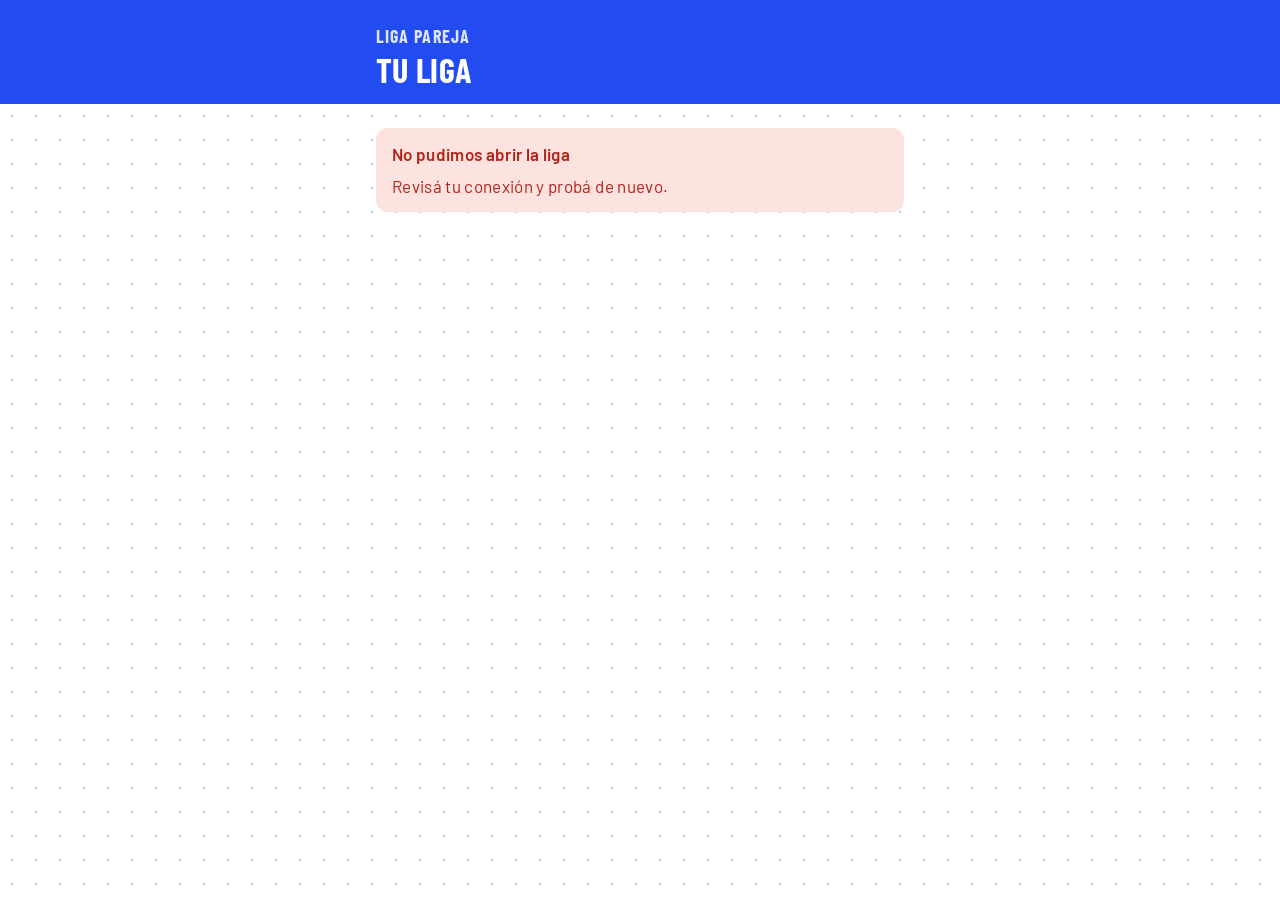
<file: liga/index.html>
<!doctype html>
<html lang="es">
<head>
  <meta charset="utf-8">
  <meta name="viewport" content="width=device-width, initial-scale=1">
  <title>Liga Pareja · Tu liga</title>
  <meta name="description" content="Tus partidos, la tabla y el fixture de la liga. Cargás el resultado y la pareja rival lo confirma.">
  <meta name="referrer" content="no-referrer">
  <meta name="robots" content="noindex">
  <link rel="icon" href="/favicon.ico" sizes="32x32">
  <link rel="icon" href="/favicon.svg" type="image/svg+xml">
  <link rel="apple-touch-icon" href="/apple-touch-icon.png">
  <link rel="manifest" href="/site.webmanifest">
  <meta name="theme-color" content="#234cf0">
  <meta name="color-scheme" content="light dark">
  <link rel="preconnect" href="https://fonts.googleapis.com">
  <link rel="preconnect" href="https://fonts.gstatic.com" crossorigin>
  <link rel="stylesheet" href="https://fonts.googleapis.com/css2?family=Barlow+Condensed:wght@600;700&family=Barlow:wght@400;600&display=swap">
  <link rel="stylesheet" href="/design-system/tokens.css">
  <link rel="stylesheet" href="/design-system/bundle.css">
  <link rel="stylesheet" href="liga.css">
</head>
<body>
  <header class="lp-band head">
    <div class="head__in">
      <p class="head__brand">Liga Pareja</p>
      <h1 class="head__title" id="titulo">Tu liga</h1>
      <p class="head__who" id="quien" hidden></p>
    </div>
    <nav class="tabs" id="tabs" aria-label="Secciones" hidden>
      <a class="tabs__tab" href="#partidos" id="tab-partidos">Mis partidos</a>
      <a class="tabs__tab" href="#tabla">Tabla</a>
      <a class="tabs__tab" href="#fixture">Fixture</a>
    </nav>
  </header>

  <main class="main lp-dots" id="main" aria-live="polite">
    <p class="estado" id="cargando">Cargando la liga…</p>
    <div class="lp-notice lp-notice--error" id="error" hidden>
      <span class="lp-notice__title" id="error-title">No pudimos abrir la liga</span>
      <span id="error-text">Probá de nuevo en un rato.</span>
    </div>

    <section class="vista" id="partidos" hidden></section>
    <section class="vista" id="tabla" hidden></section>
    <section class="vista" id="fixture" hidden></section>
  </main>

  <footer class="pie" id="pie" hidden>
    <p id="pie-yo"></p>
  </footer>

  <dialog class="hoja" id="cargar" aria-labelledby="cargar-titulo">
    <form method="dialog" class="hoja__in" id="cargar-form" novalidate>
      <h2 id="cargar-titulo">Cargar resultado</h2>
      <p class="lp-field__help" id="cargar-meta"></p>
      <table class="sets">
        <thead><tr><th></th><th scope="col" id="col-nos">Nosotros</th><th scope="col" id="col-ellos">Ellos</th></tr></thead>
        <tbody>
          <tr><th scope="row">Set 1</th><td><input class="lp-input" name="n1" inputmode="numeric" maxlength="2" aria-label="Set 1, games de ustedes"></td><td><input class="lp-input" name="e1" inputmode="numeric" maxlength="2" aria-label="Set 1, games de la rival"></td></tr>
          <tr><th scope="row">Set 2</th><td><input class="lp-input" name="n2" inputmode="numeric" maxlength="2" aria-label="Set 2, games de ustedes"></td><td><input class="lp-input" name="e2" inputmode="numeric" maxlength="2" aria-label="Set 2, games de la rival"></td></tr>
          <tr><th scope="row">Set 3</th><td><input class="lp-input" name="n3" inputmode="numeric" maxlength="2" aria-label="Set 3, games de ustedes"></td><td><input class="lp-input" name="e3" inputmode="numeric" maxlength="2" aria-label="Set 3, games de la rival"></td></tr>
        </tbody>
      </table>
      <p class="lp-field__help">El set 3 solo si hubo. Si fue súper tie-break, poné los puntos (por ejemplo, 10 a 7).</p>
      <p class="lp-field__error" id="cargar-error" hidden></p>
      <div class="hoja__acciones">
        <button class="lp-btn lp-btn--primary" type="submit" value="ok">Cargar resultado</button>
        <button class="lp-btn lp-btn--secondary" type="button" data-cerrar>Cancelar</button>
      </div>
    </form>
  </dialog>

  <dialog class="hoja" id="rechazar" aria-labelledby="rechazar-titulo">
    <form method="dialog" class="hoja__in" id="rechazar-form">
      <h2 id="rechazar-titulo">Rechazar resultado</h2>
      <p class="lp-field__help">El organizador va a ver tu mensaje y decide cómo queda el partido.</p>
      <label class="lp-field"><span class="lp-field__label">¿Qué pasó? (opcional)</span>
        <textarea class="lp-input" name="motivo" rows="3" maxlength="200" placeholder="Por ejemplo: el segundo set fue 4-6."></textarea></label>
      <p class="lp-field__error" id="rechazar-error" hidden></p>
      <div class="hoja__acciones">
        <button class="lp-btn lp-btn--primary" type="submit" value="ok">Rechazar resultado</button>
        <button class="lp-btn lp-btn--secondary" type="button" data-cerrar>Cancelar</button>
      </div>
    </form>
  </dialog>

  <script src="liga.js"></script>
</body>
</html>
</file>
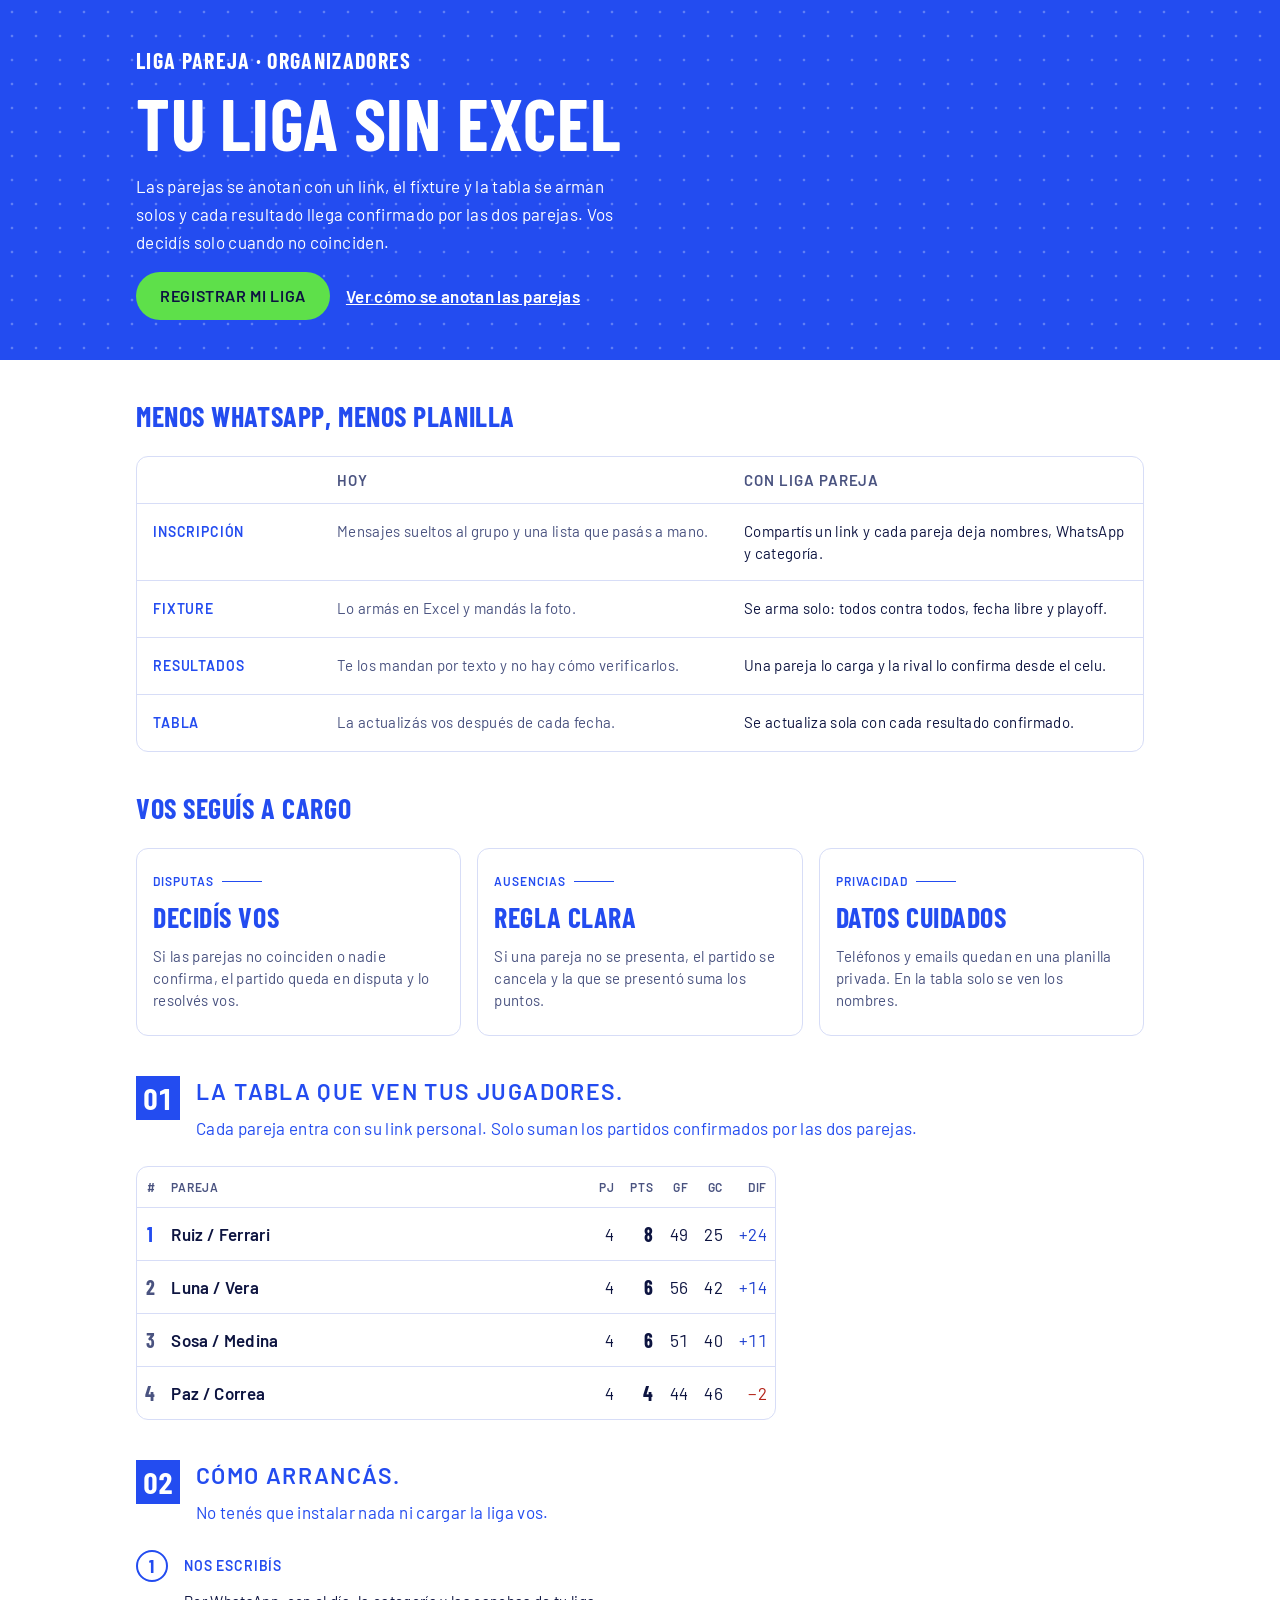
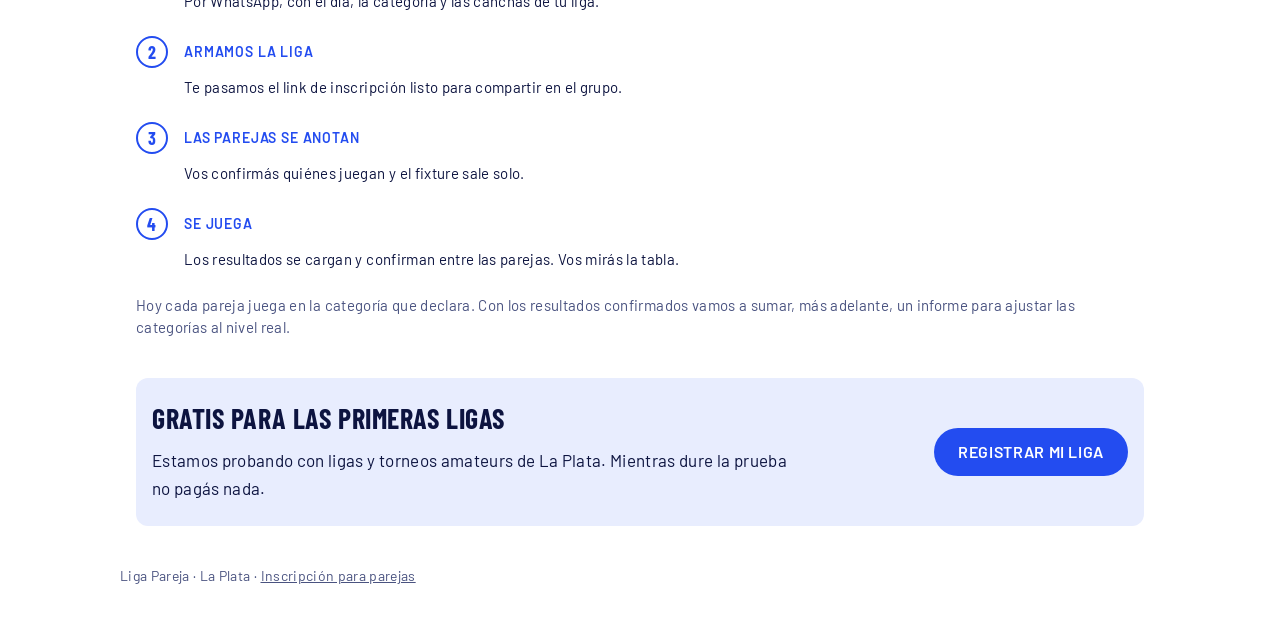
<file: organizadores/index.html>
<!doctype html>
<html lang="es">
<head>
  <meta charset="utf-8">
  <meta name="viewport" content="width=device-width, initial-scale=1">
  <title>Liga Pareja · Para organizadores</title>
  <meta name="description" content="Organizá tu liga de pádel sin Excel: inscripción con un link, fixture y tabla automáticos y resultados confirmados por las dos parejas.">
  <link rel="icon" href="/favicon.ico" sizes="32x32">
  <link rel="icon" href="/favicon.svg" type="image/svg+xml">
  <link rel="apple-touch-icon" href="/apple-touch-icon.png">
  <link rel="manifest" href="/site.webmanifest">
  <meta name="theme-color" content="#234cf0">
  <meta name="color-scheme" content="light dark">
  <link rel="preconnect" href="https://fonts.googleapis.com">
  <link rel="preconnect" href="https://fonts.gstatic.com" crossorigin>
  <link rel="stylesheet" href="https://fonts.googleapis.com/css2?family=Barlow+Condensed:wght@600;700&family=Barlow:wght@400;600&display=swap">
  <link rel="stylesheet" href="../styles.css">
</head>
<body>
  <header class="hero lp-band">
    <div class="wrap">
      <div class="hero__text">
        <p class="hero__brand">Liga Pareja · Organizadores</p>
        <h1 class="lp-headline">Tu liga sin Excel</h1>
        <p class="hero__lead">Las parejas se anotan con un link, el fixture y la tabla se arman solos y cada resultado llega confirmado por las dos parejas. Vos decidís solo cuando no coinciden.</p>
        <div class="hero__actions">
          <a class="lp-btn lp-btn--cta" href="https://wa.me/5492215678025?text=Hola%2C%20quiero%20registrar%20mi%20liga%20en%20Liga%20Pareja" target="_blank" rel="noopener">Registrar mi liga</a>
          <a class="hero__link" href="/">Ver cómo se anotan las parejas</a>
        </div>
      </div>
    </div>
  </header>

  <main class="wrap">
    <section class="section" aria-labelledby="hoy">
      <h2 class="section-title" id="hoy">Menos WhatsApp, menos planilla</h2>
      <div class="compare">
        <div class="compare__row compare__head" aria-hidden="true"><span></span><span>Hoy</span><span>Con Liga Pareja</span></div>
        <div class="compare__row"><strong>Inscripción</strong><span>Mensajes sueltos al grupo y una lista que pasás a mano.</span><span>Compartís un link y cada pareja deja nombres, WhatsApp y categoría.</span></div>
        <div class="compare__row"><strong>Fixture</strong><span>Lo armás en Excel y mandás la foto.</span><span>Se arma solo: todos contra todos, fecha libre y playoff.</span></div>
        <div class="compare__row"><strong>Resultados</strong><span>Te los mandan por texto y no hay cómo verificarlos.</span><span>Una pareja lo carga y la rival lo confirma desde el celu.</span></div>
        <div class="compare__row"><strong>Tabla</strong><span>La actualizás vos después de cada fecha.</span><span>Se actualiza sola con cada resultado confirmado.</span></div>
      </div>
    </section>

    <section class="section" aria-labelledby="vos">
      <h2 class="section-title" id="vos">Vos seguís a cargo</h2>
      <div class="cards">
        <article class="card value">
          <span class="lp-annot">Disputas</span>
          <h3>Decidís vos</h3>
          <p>Si las parejas no coinciden o nadie confirma, el partido queda en disputa y lo resolvés vos.</p>
        </article>
        <article class="card value">
          <span class="lp-annot">Ausencias</span>
          <h3>Regla clara</h3>
          <p>Si una pareja no se presenta, el partido se cancela y la que se presentó suma los puntos.</p>
        </article>
        <article class="card value">
          <span class="lp-annot">Privacidad</span>
          <h3>Datos cuidados</h3>
          <p>Teléfonos y emails quedan en una planilla privada. En la tabla solo se ven los nombres.</p>
        </article>
      </div>
    </section>

    <section class="section" aria-labelledby="tabla">
      <div class="lp-play-head">
        <span class="lp-play">01</span>
        <div>
          <h3 id="tabla">La tabla que ven tus jugadores.</h3>
          <p>Cada pareja entra con su link personal. Solo suman los partidos confirmados por las dos parejas.</p>
        </div>
      </div>
      <div class="lp-table-wrap board">
        <table class="lp-table">
          <thead><tr><th>#</th><th>Pareja</th><th>PJ</th><th>Pts</th><th>GF</th><th>GC</th><th>Dif</th></tr></thead>
          <tbody>
            <tr class="is-leader"><td>1</td><td>Ruiz / Ferrari</td><td>4</td><td class="lp-pts">8</td><td>49</td><td>25</td><td class="lp-pos">+24</td></tr>
            <tr><td>2</td><td>Luna / Vera</td><td>4</td><td class="lp-pts">6</td><td>56</td><td>42</td><td class="lp-pos">+14</td></tr>
            <tr><td>3</td><td>Sosa / Medina</td><td>4</td><td class="lp-pts">6</td><td>51</td><td>40</td><td class="lp-pos">+11</td></tr>
            <tr><td>4</td><td>Paz / Correa</td><td>4</td><td class="lp-pts">4</td><td>44</td><td>46</td><td class="lp-neg">−2</td></tr>
          </tbody>
        </table>
      </div>
    </section>

    <section class="section" aria-labelledby="arrancar">
      <div class="lp-play-head">
        <span class="lp-play">02</span>
        <div>
          <h3 id="arrancar">Cómo arrancás.</h3>
          <p>No tenés que instalar nada ni cargar la liga vos.</p>
        </div>
      </div>
      <ol class="steps">
        <li><span class="lp-step">1</span><strong>Nos escribís</strong><p>Por WhatsApp, con el día, la categoría y las canchas de tu liga.</p></li>
        <li><span class="lp-step">2</span><strong>Armamos la liga</strong><p>Te pasamos el link de inscripción listo para compartir en el grupo.</p></li>
        <li><span class="lp-step">3</span><strong>Las parejas se anotan</strong><p>Vos confirmás quiénes juegan y el fixture sale solo.</p></li>
        <li><span class="lp-step">4</span><strong>Se juega</strong><p>Los resultados se cargan y confirman entre las parejas. Vos mirás la tabla.</p></li>
      </ol>
      <p class="note">Hoy cada pareja juega en la categoría que declara. Con los resultados confirmados vamos a sumar, más adelante, un informe para ajustar las categorías al nivel real.</p>
    </section>

    <section class="section" aria-labelledby="piloto">
      <div class="org">
        <div class="org__text">
          <h2 id="piloto">Gratis para las primeras ligas</h2>
          <p>Estamos probando con ligas y torneos amateurs de La Plata. Mientras dure la prueba no pagás nada.</p>
        </div>
        <a class="lp-btn lp-btn--primary" href="https://wa.me/5492215678025?text=Hola%2C%20quiero%20registrar%20mi%20liga%20en%20Liga%20Pareja" target="_blank" rel="noopener">Registrar mi liga</a>
      </div>
    </section>
  </main>

  <footer class="wrap footer">
    <p>Liga Pareja · La Plata · <a href="/">Inscripción para parejas</a></p>
  </footer>
</body>
</html>
</file>
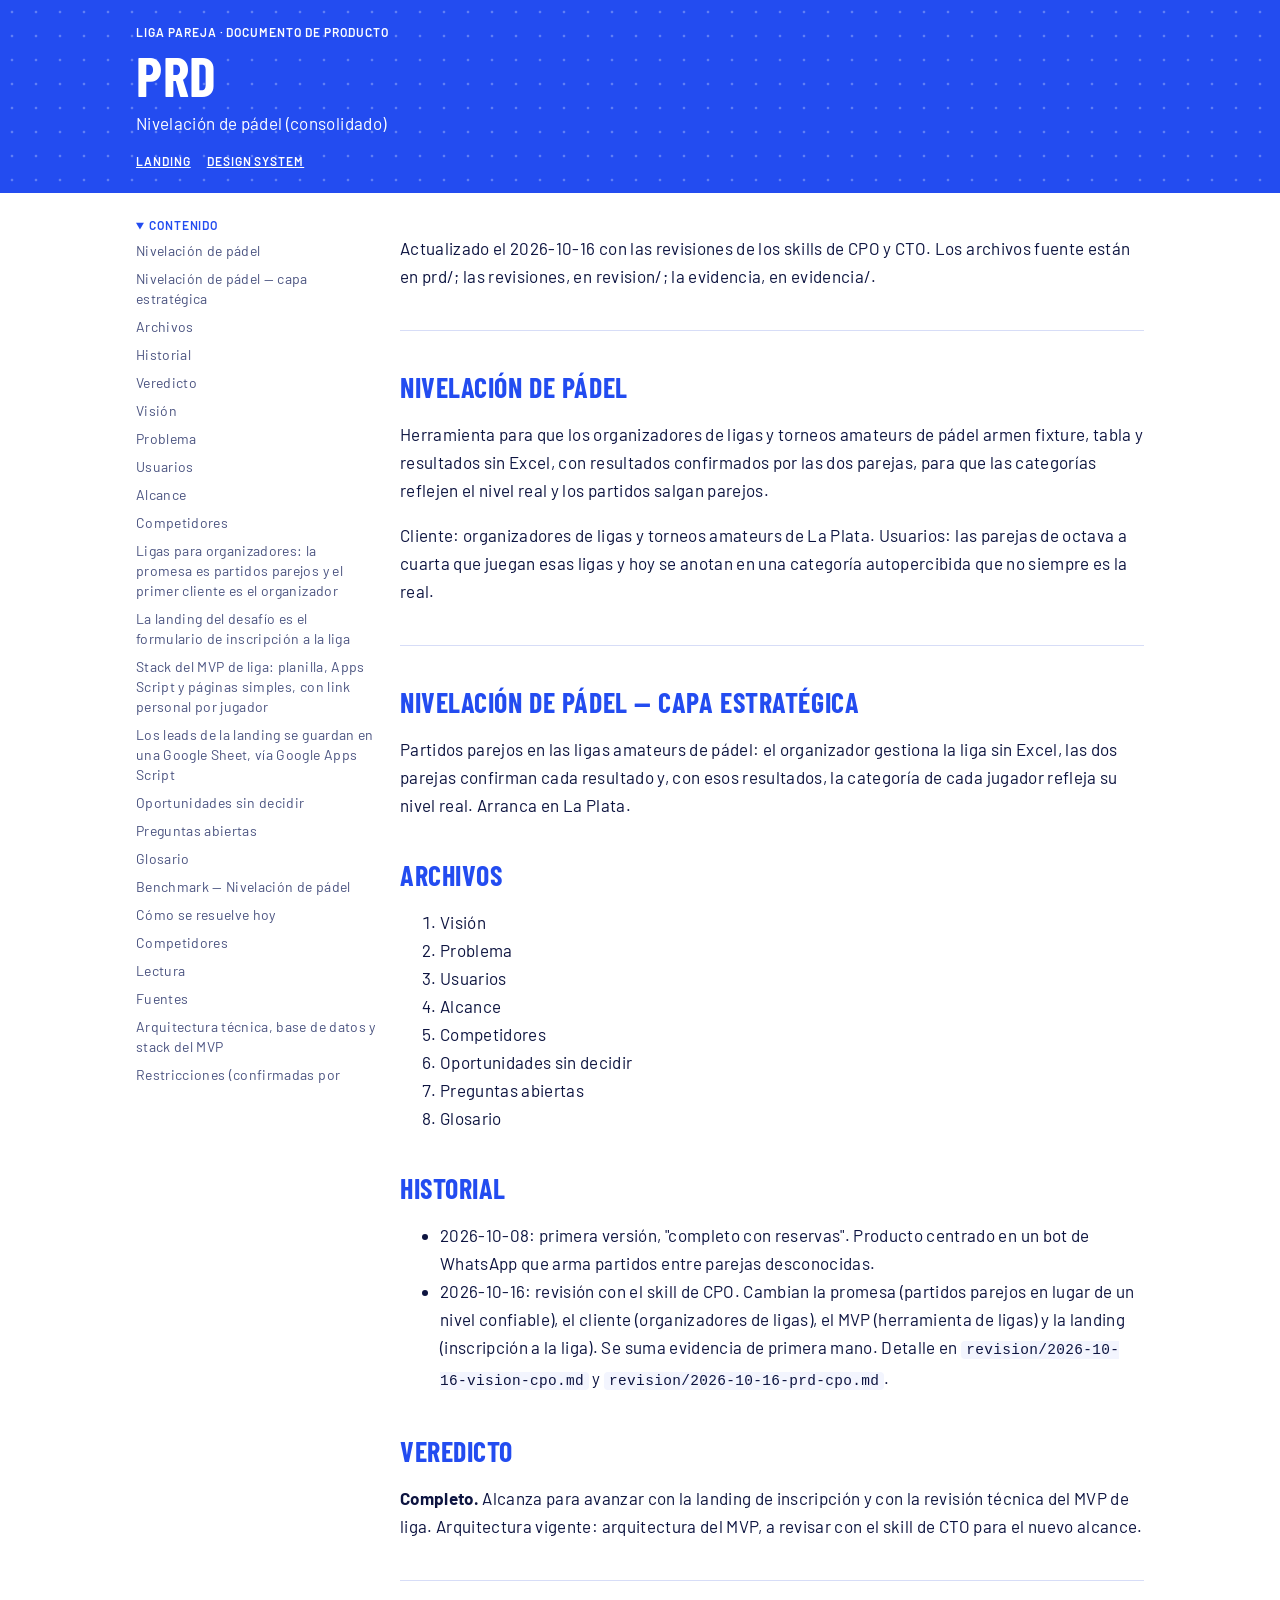
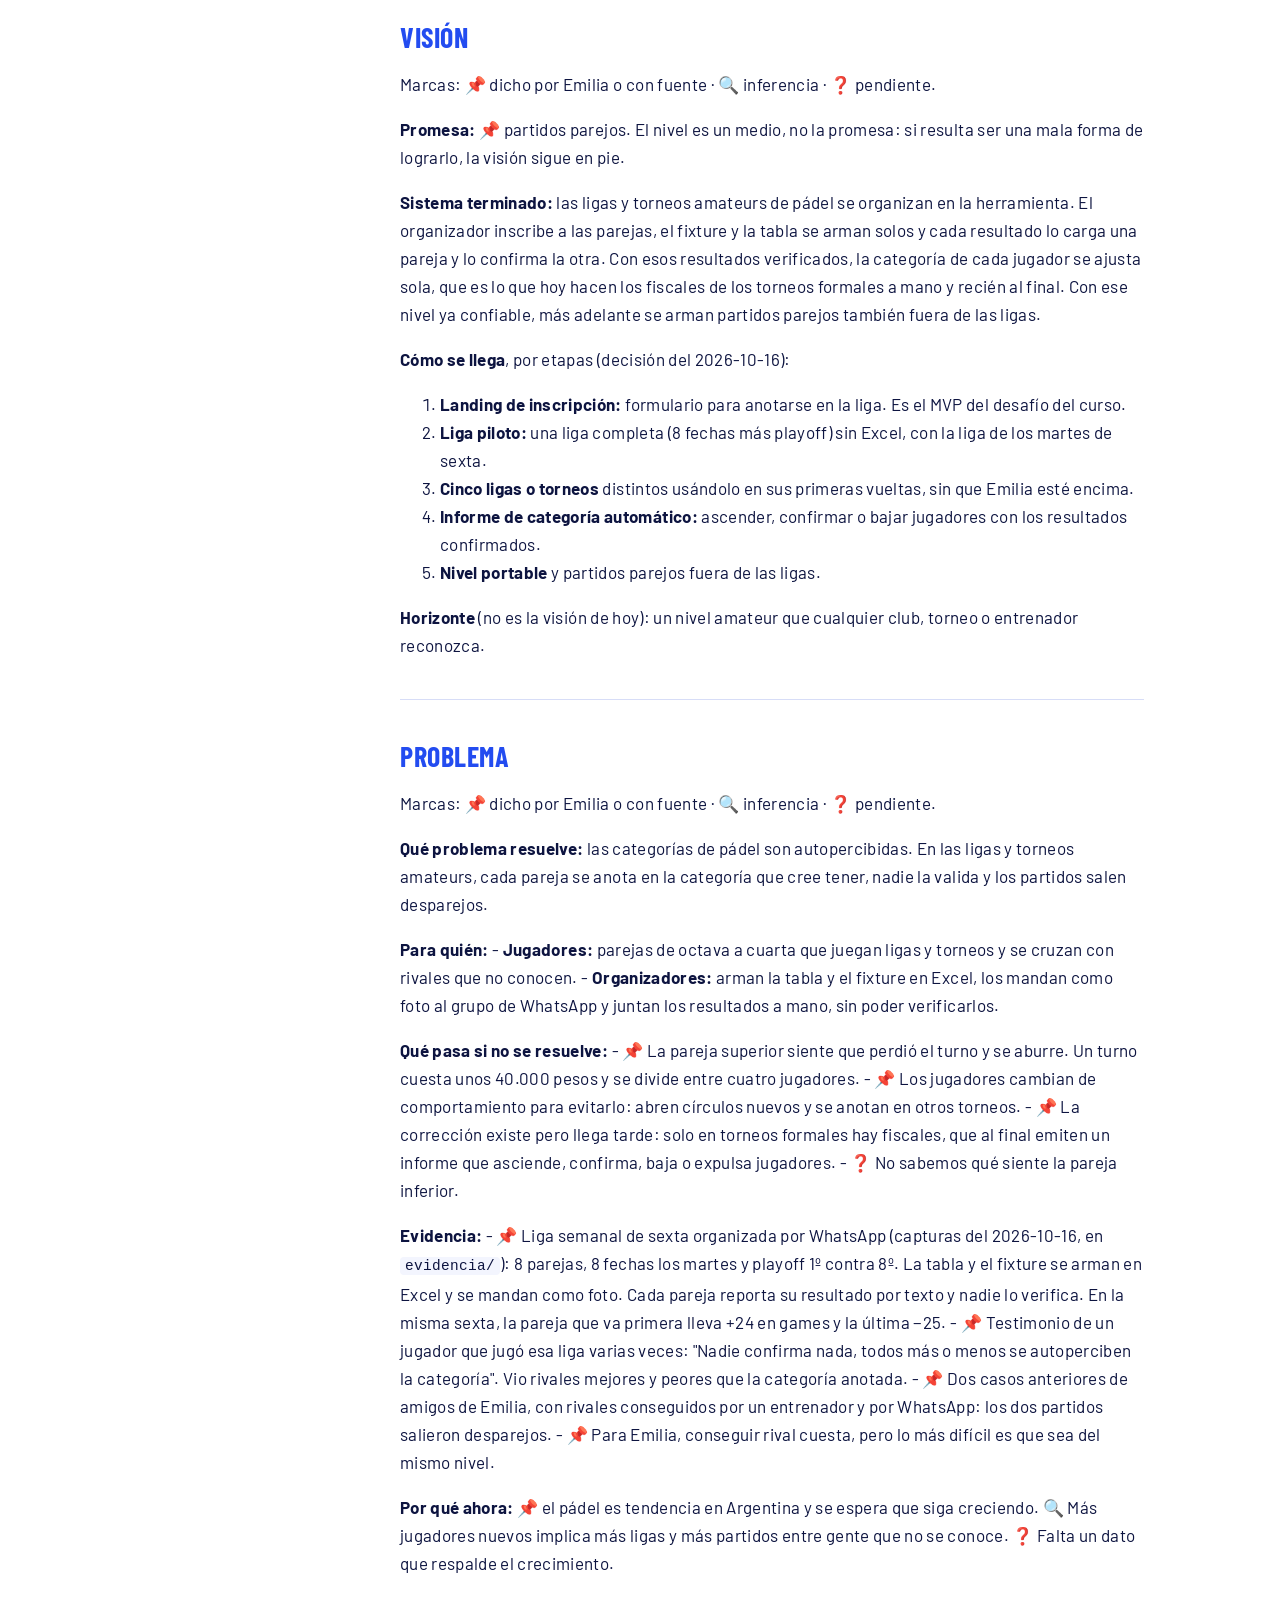
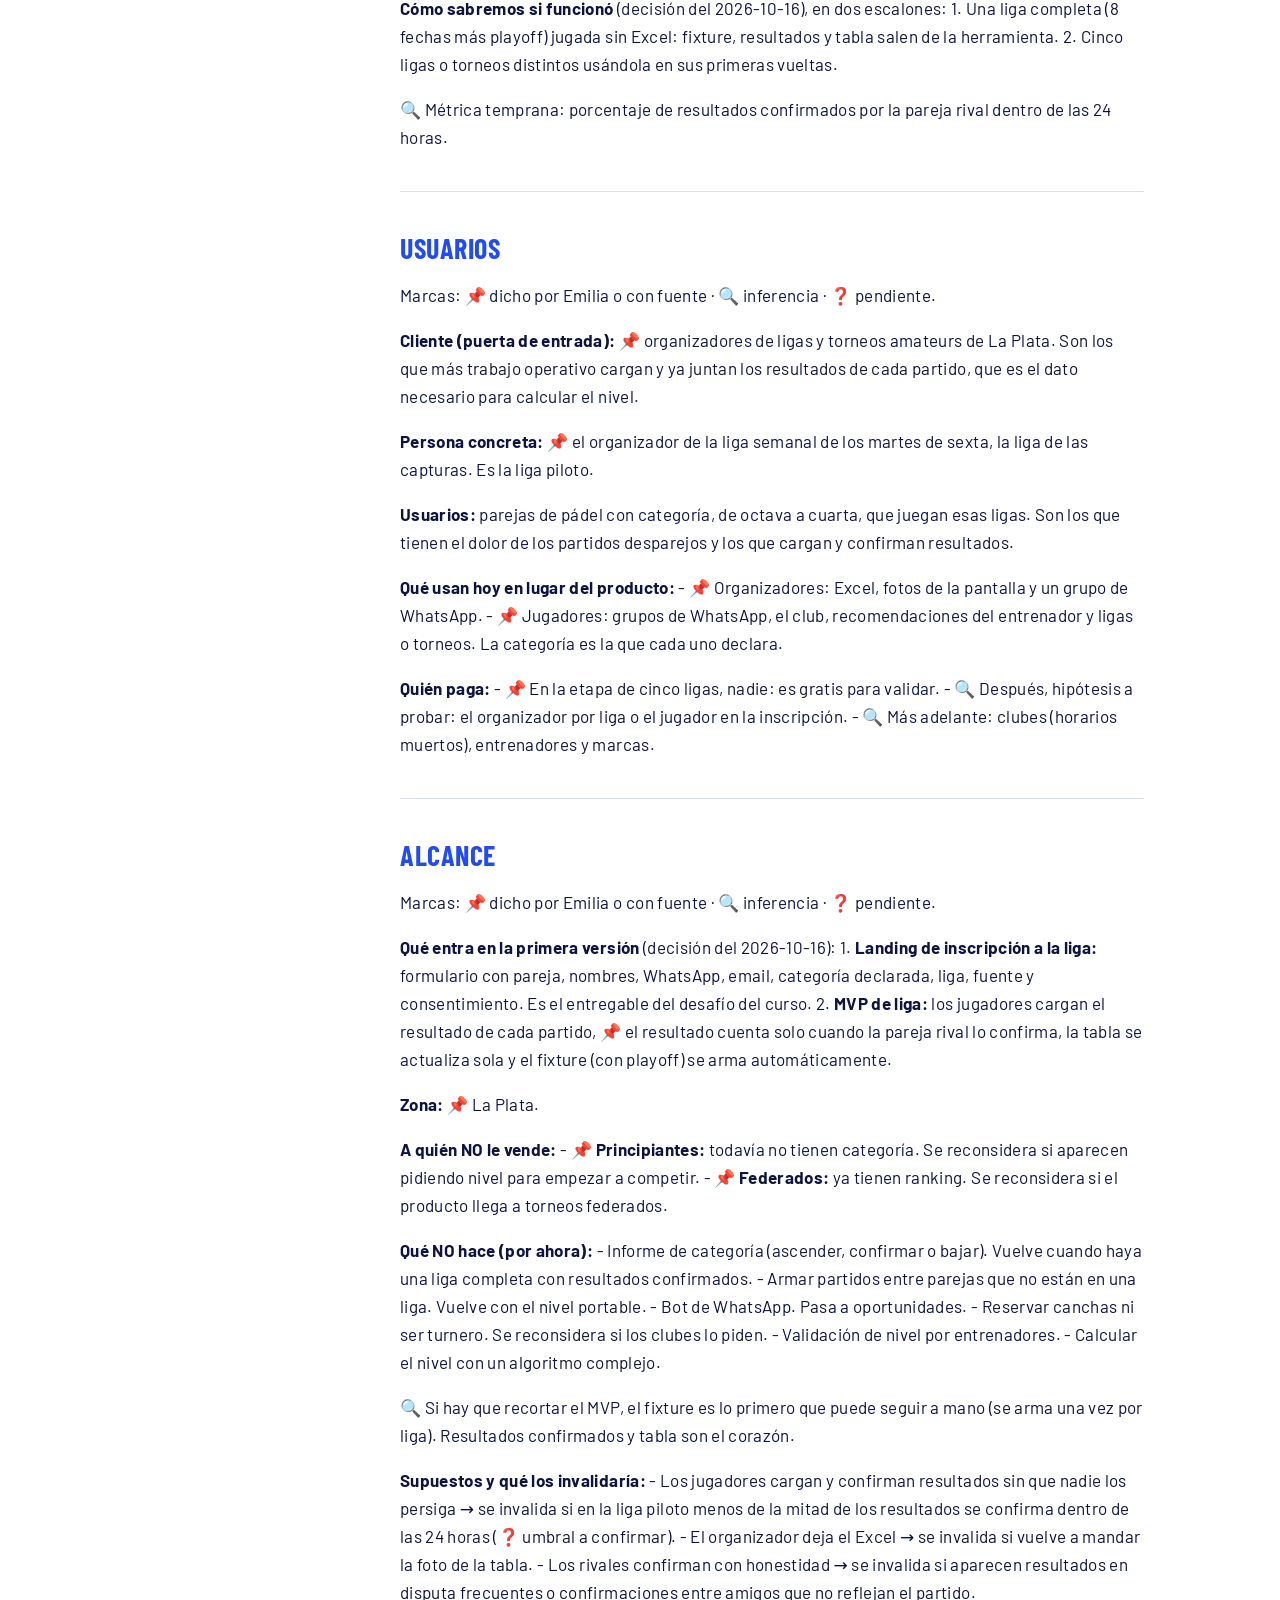
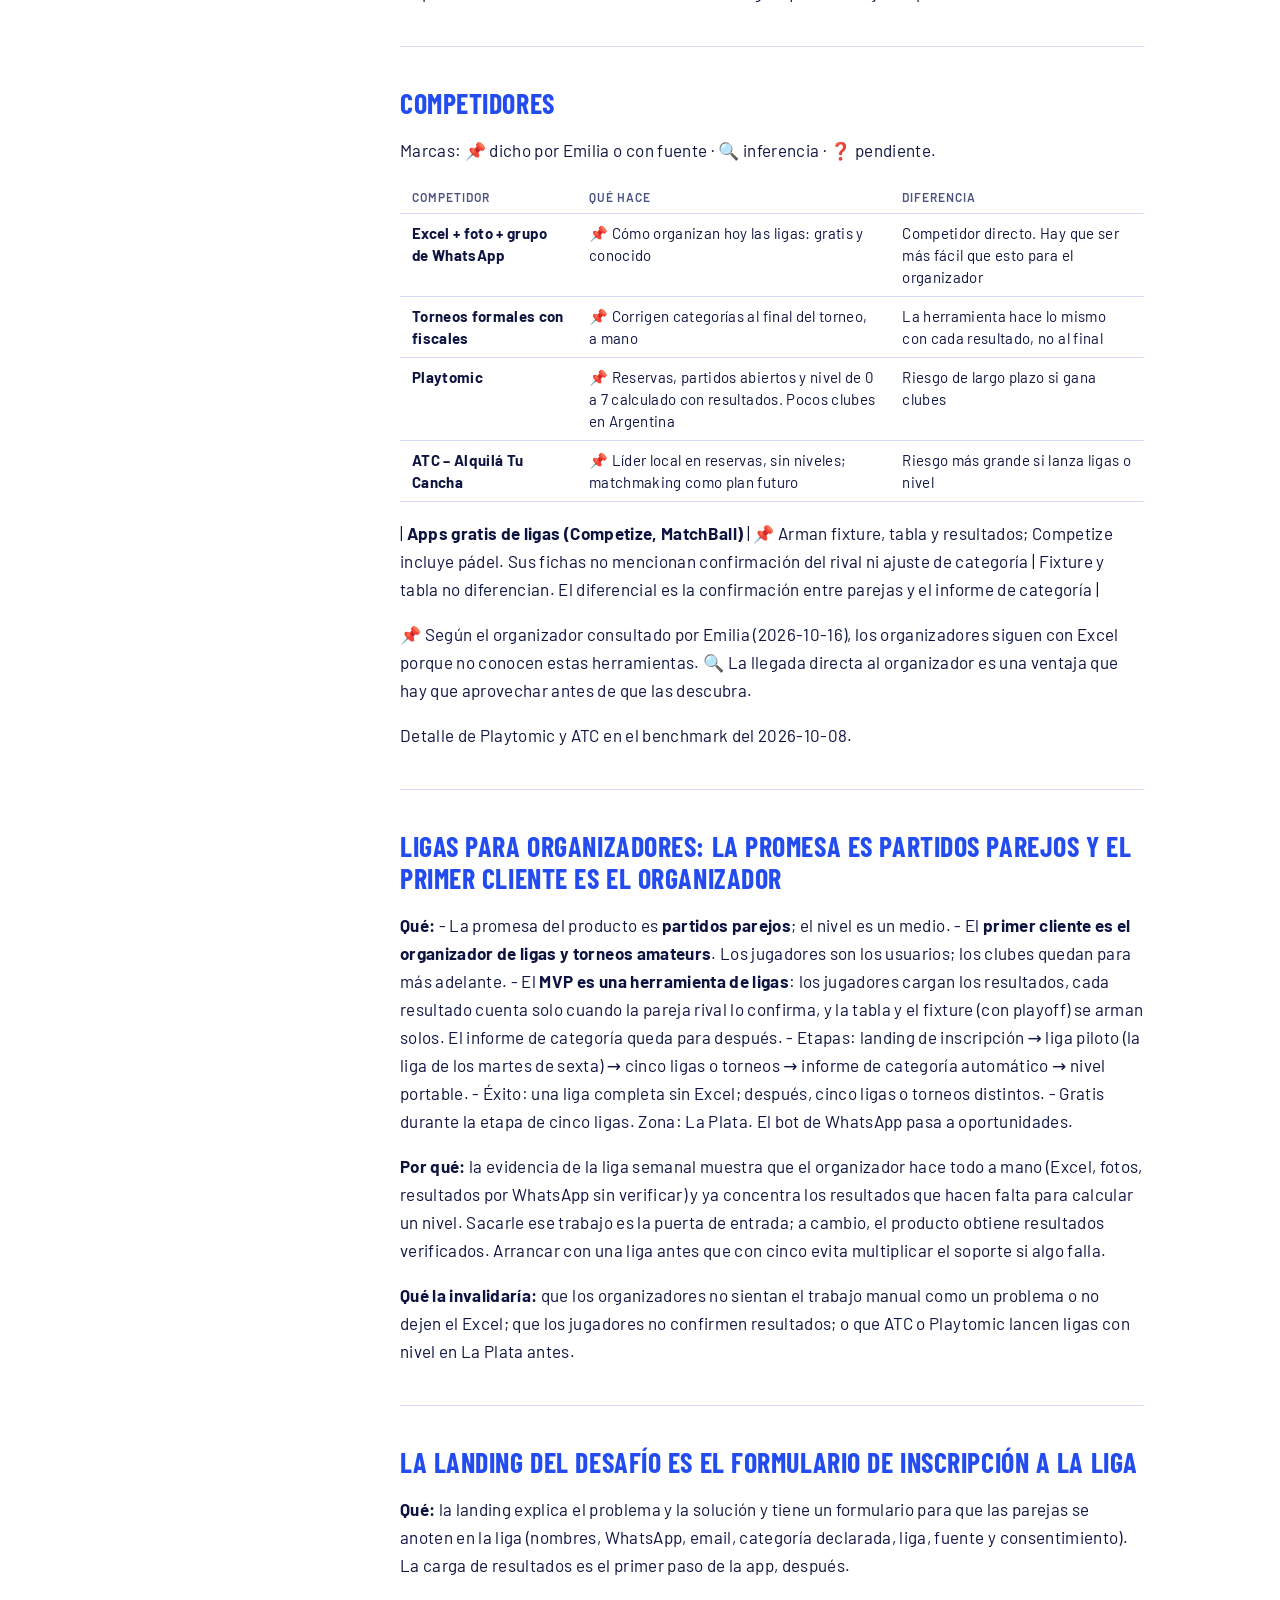
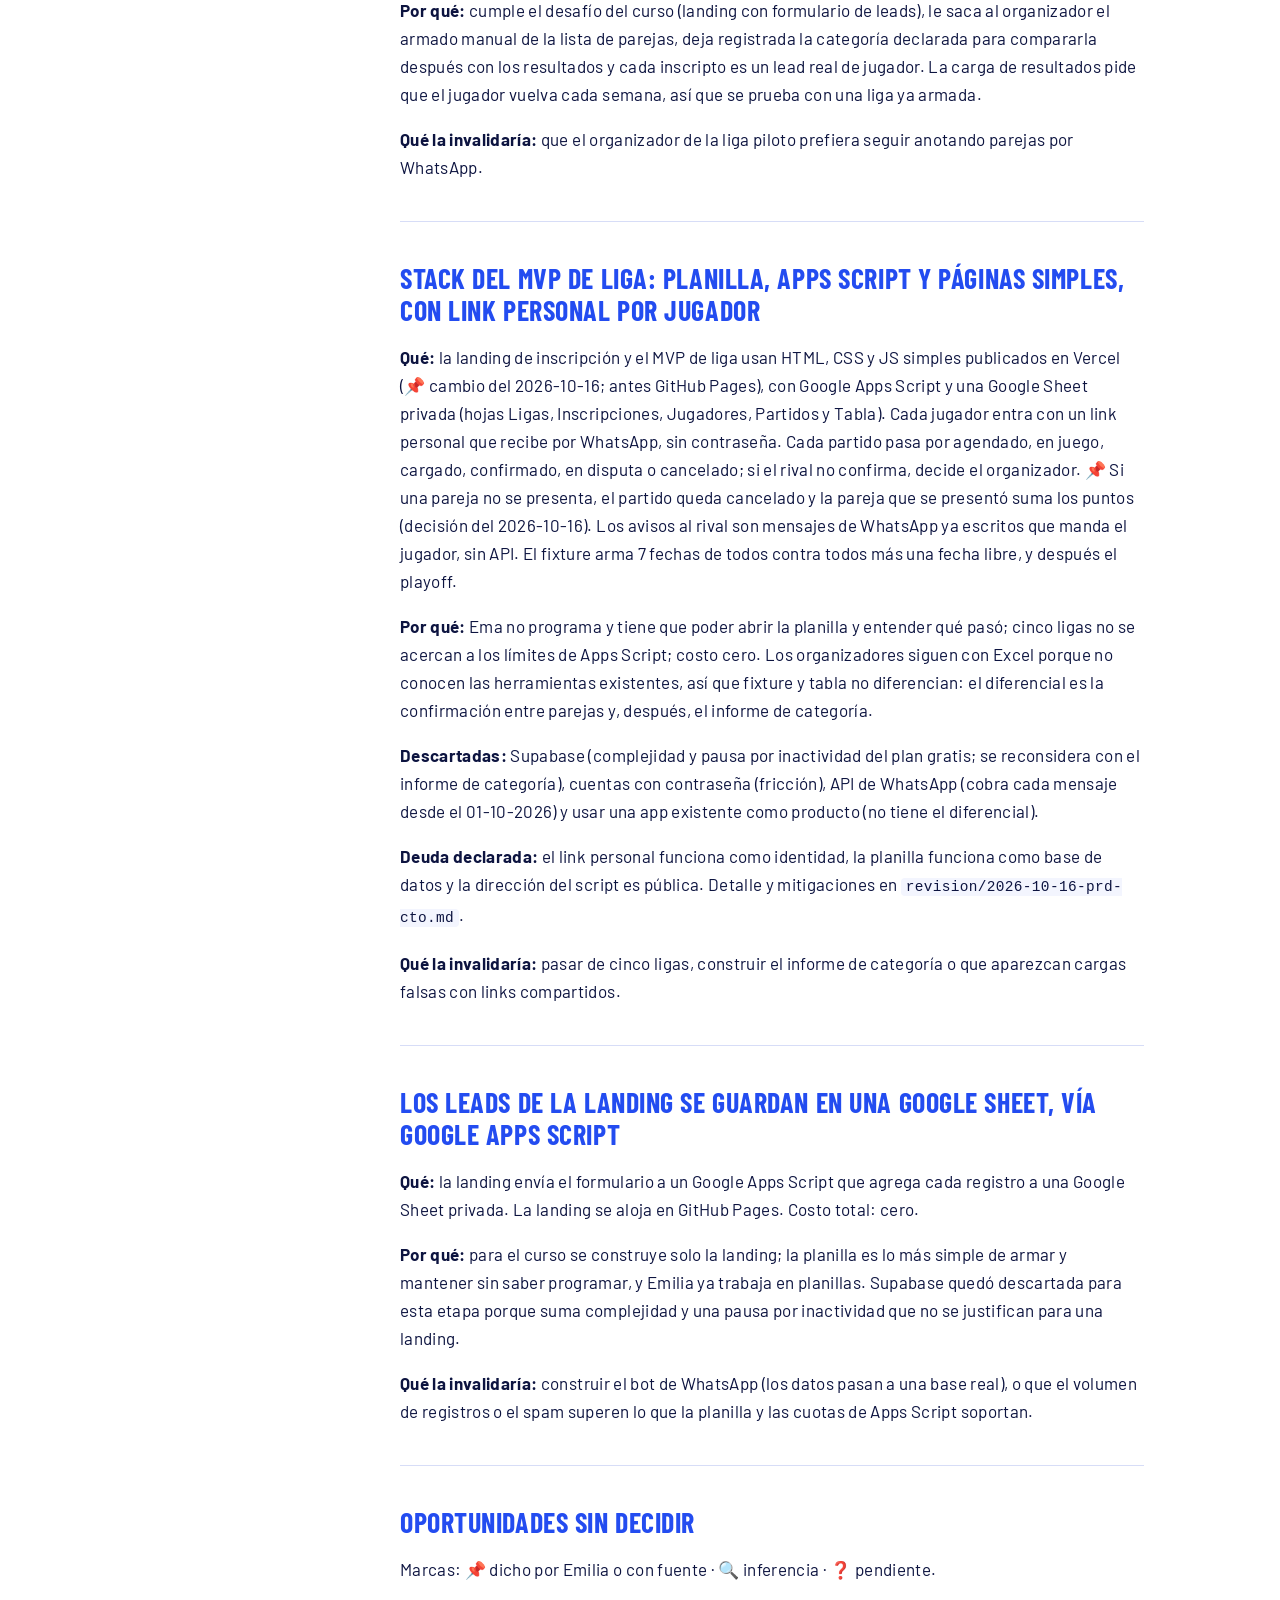
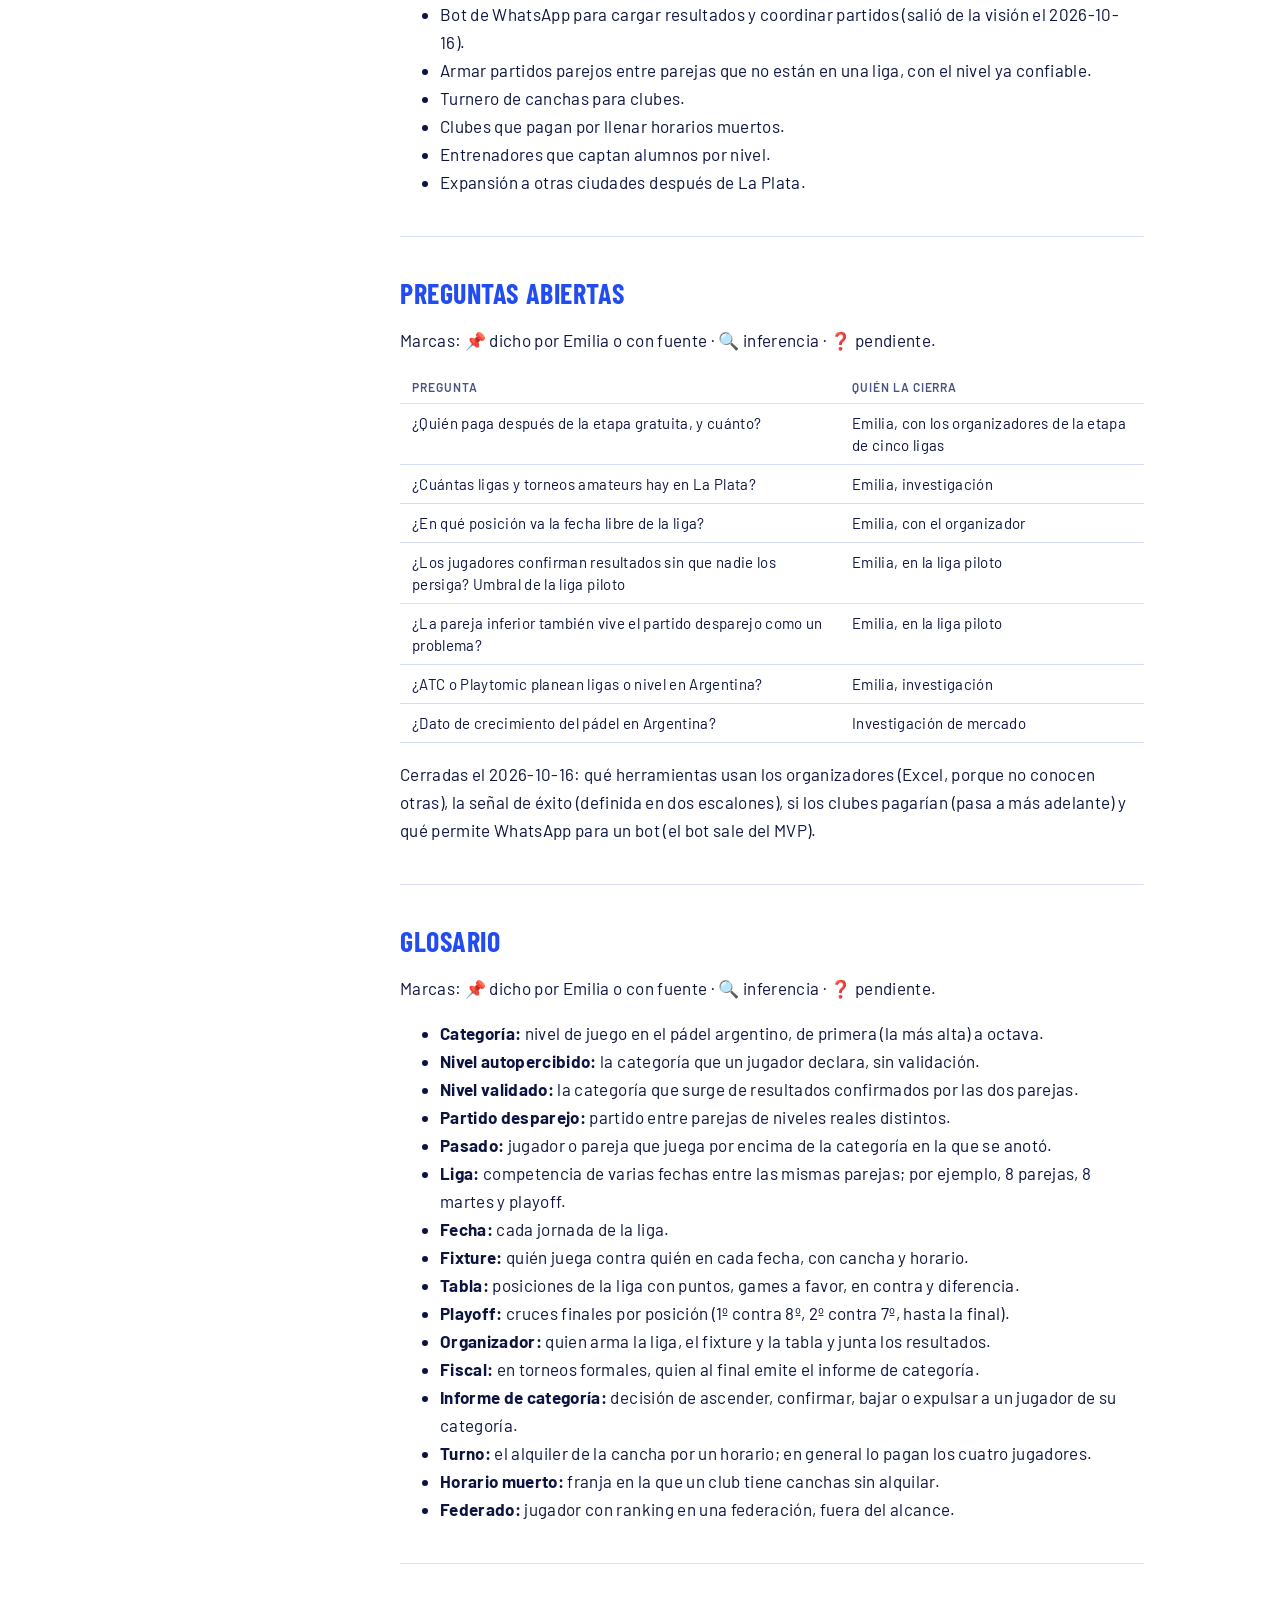
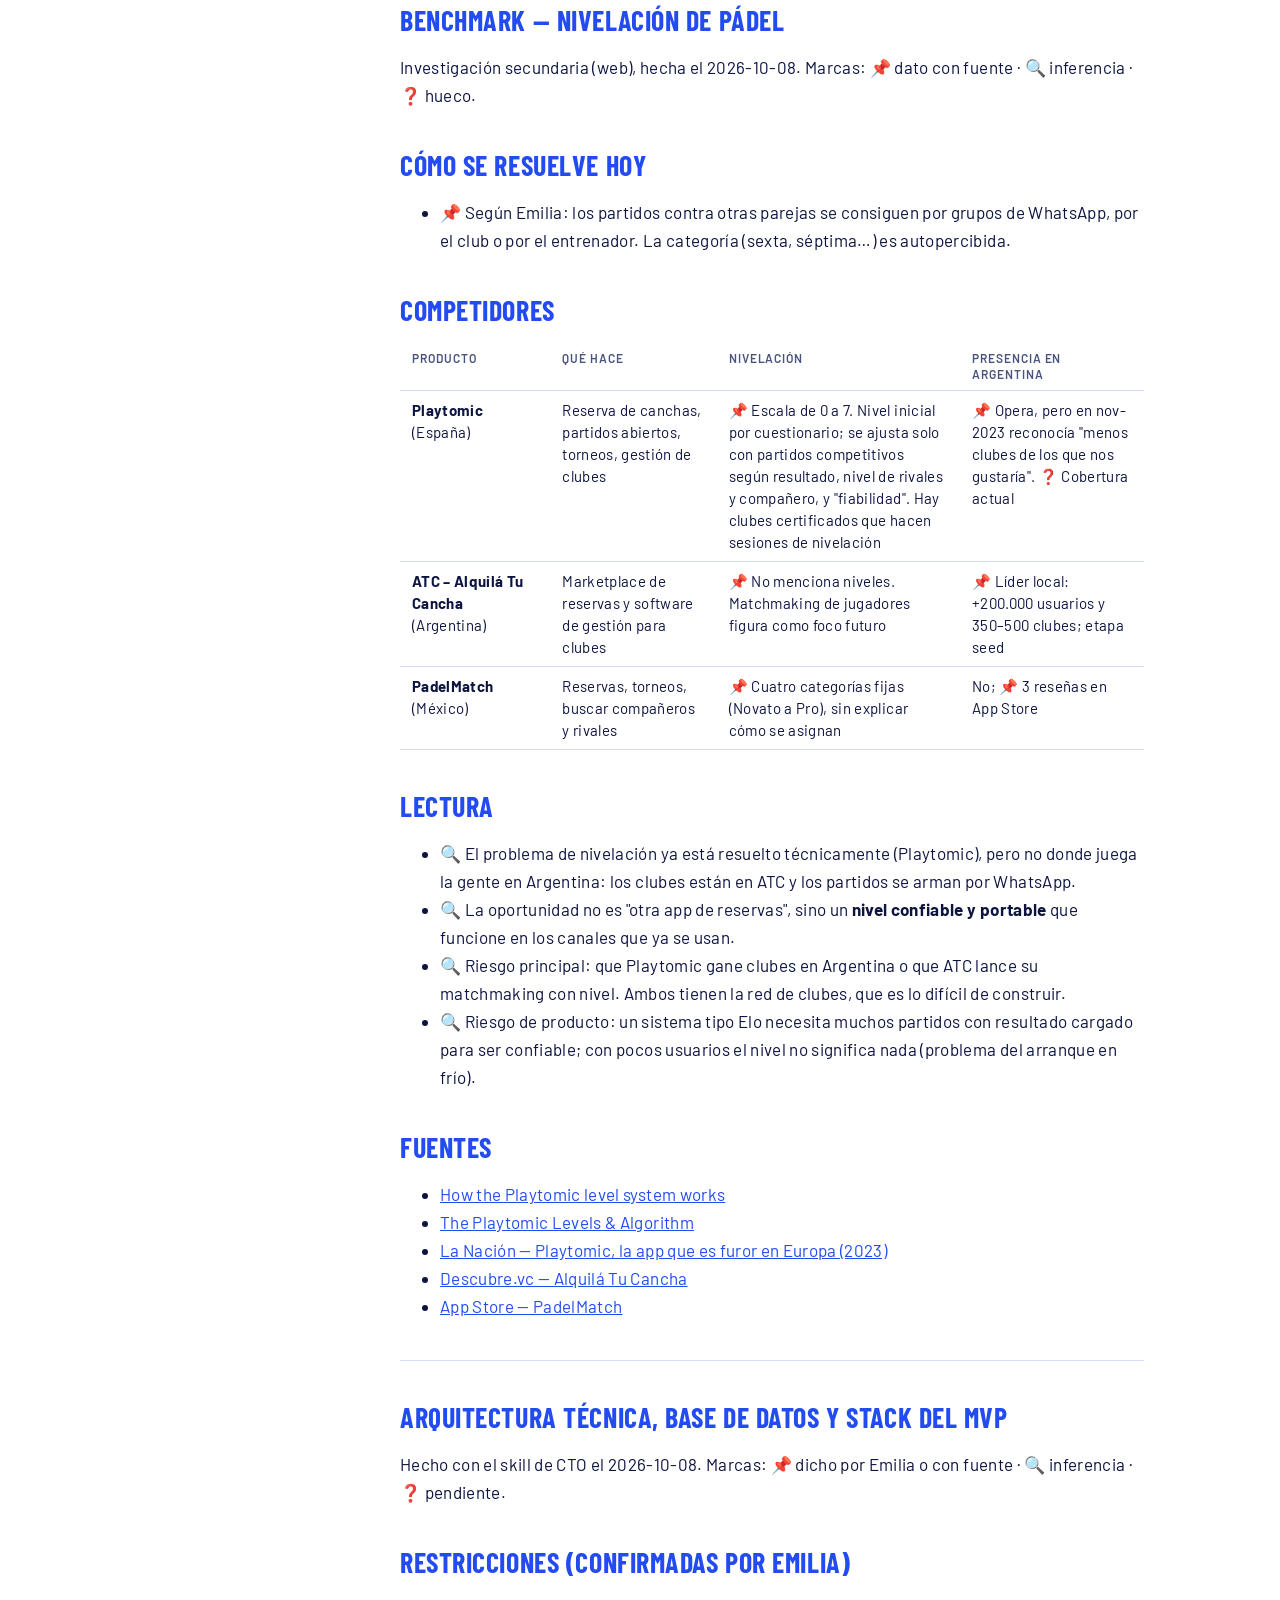
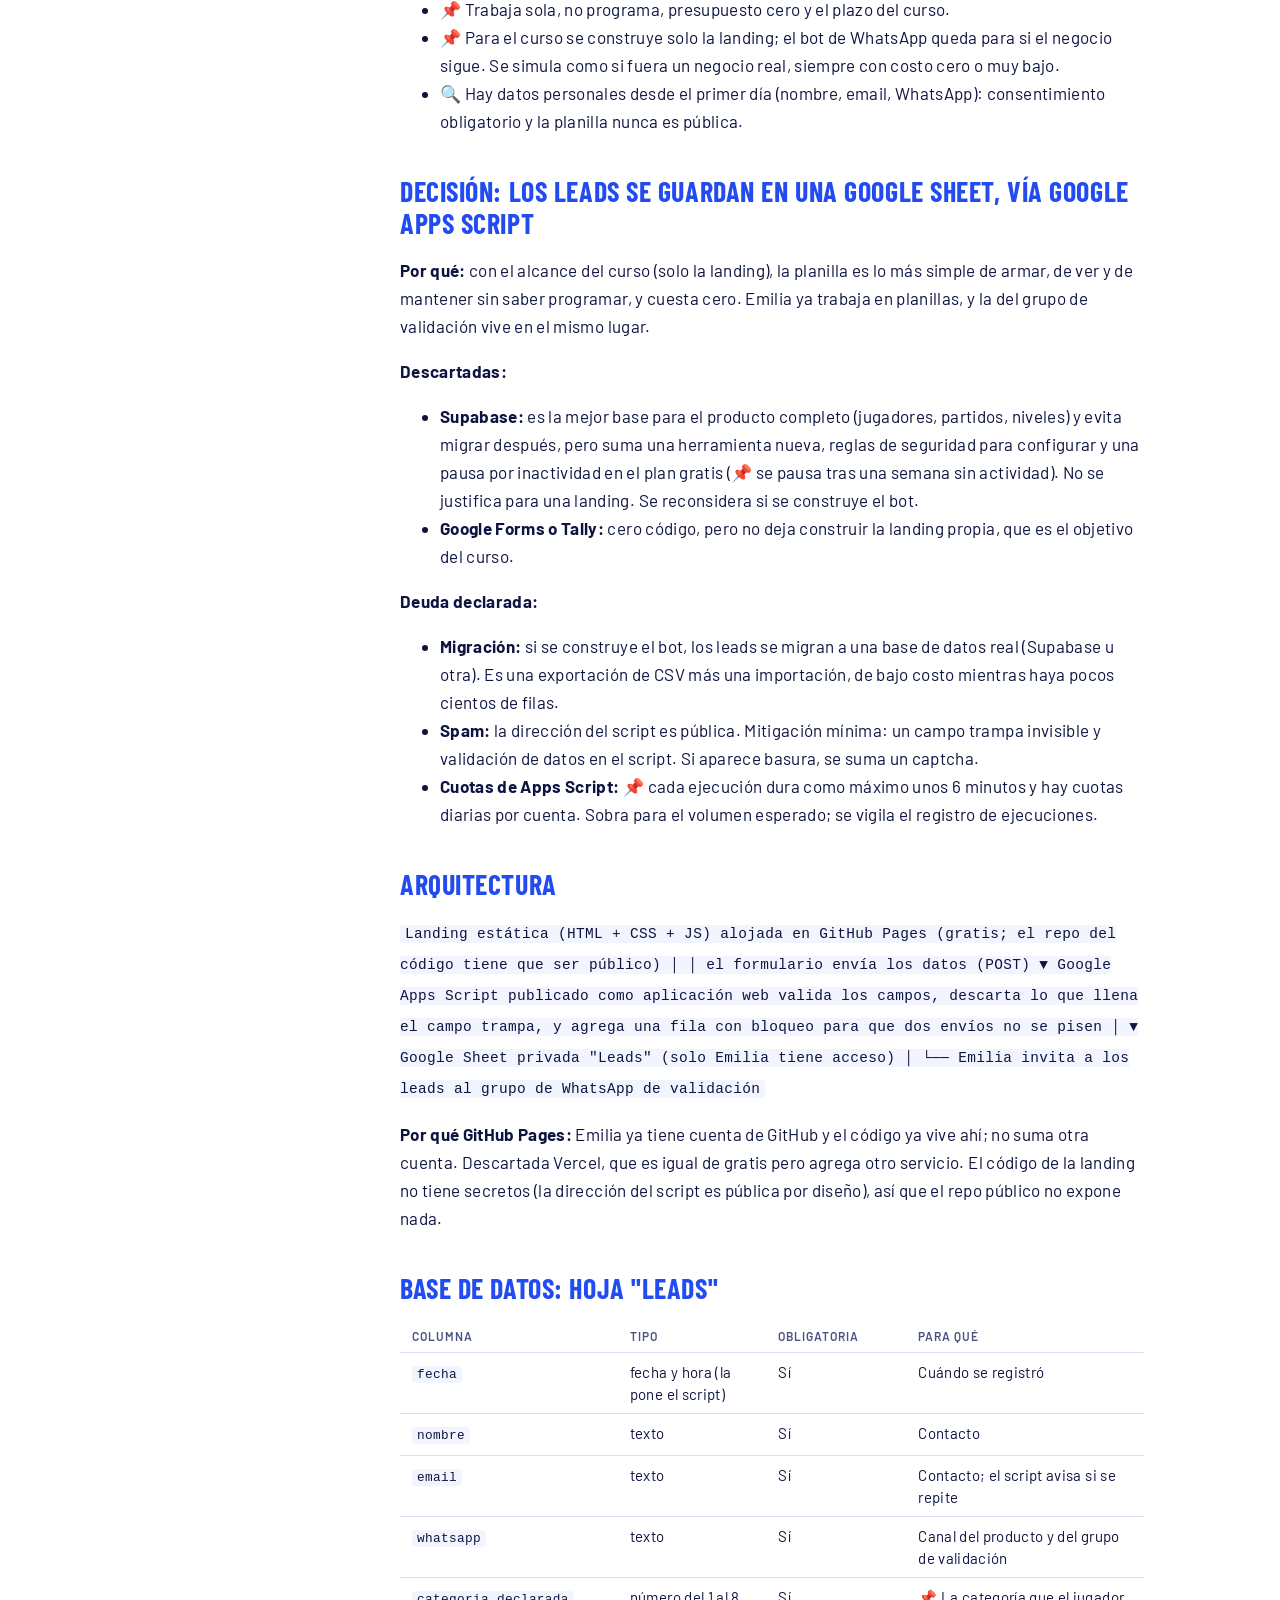
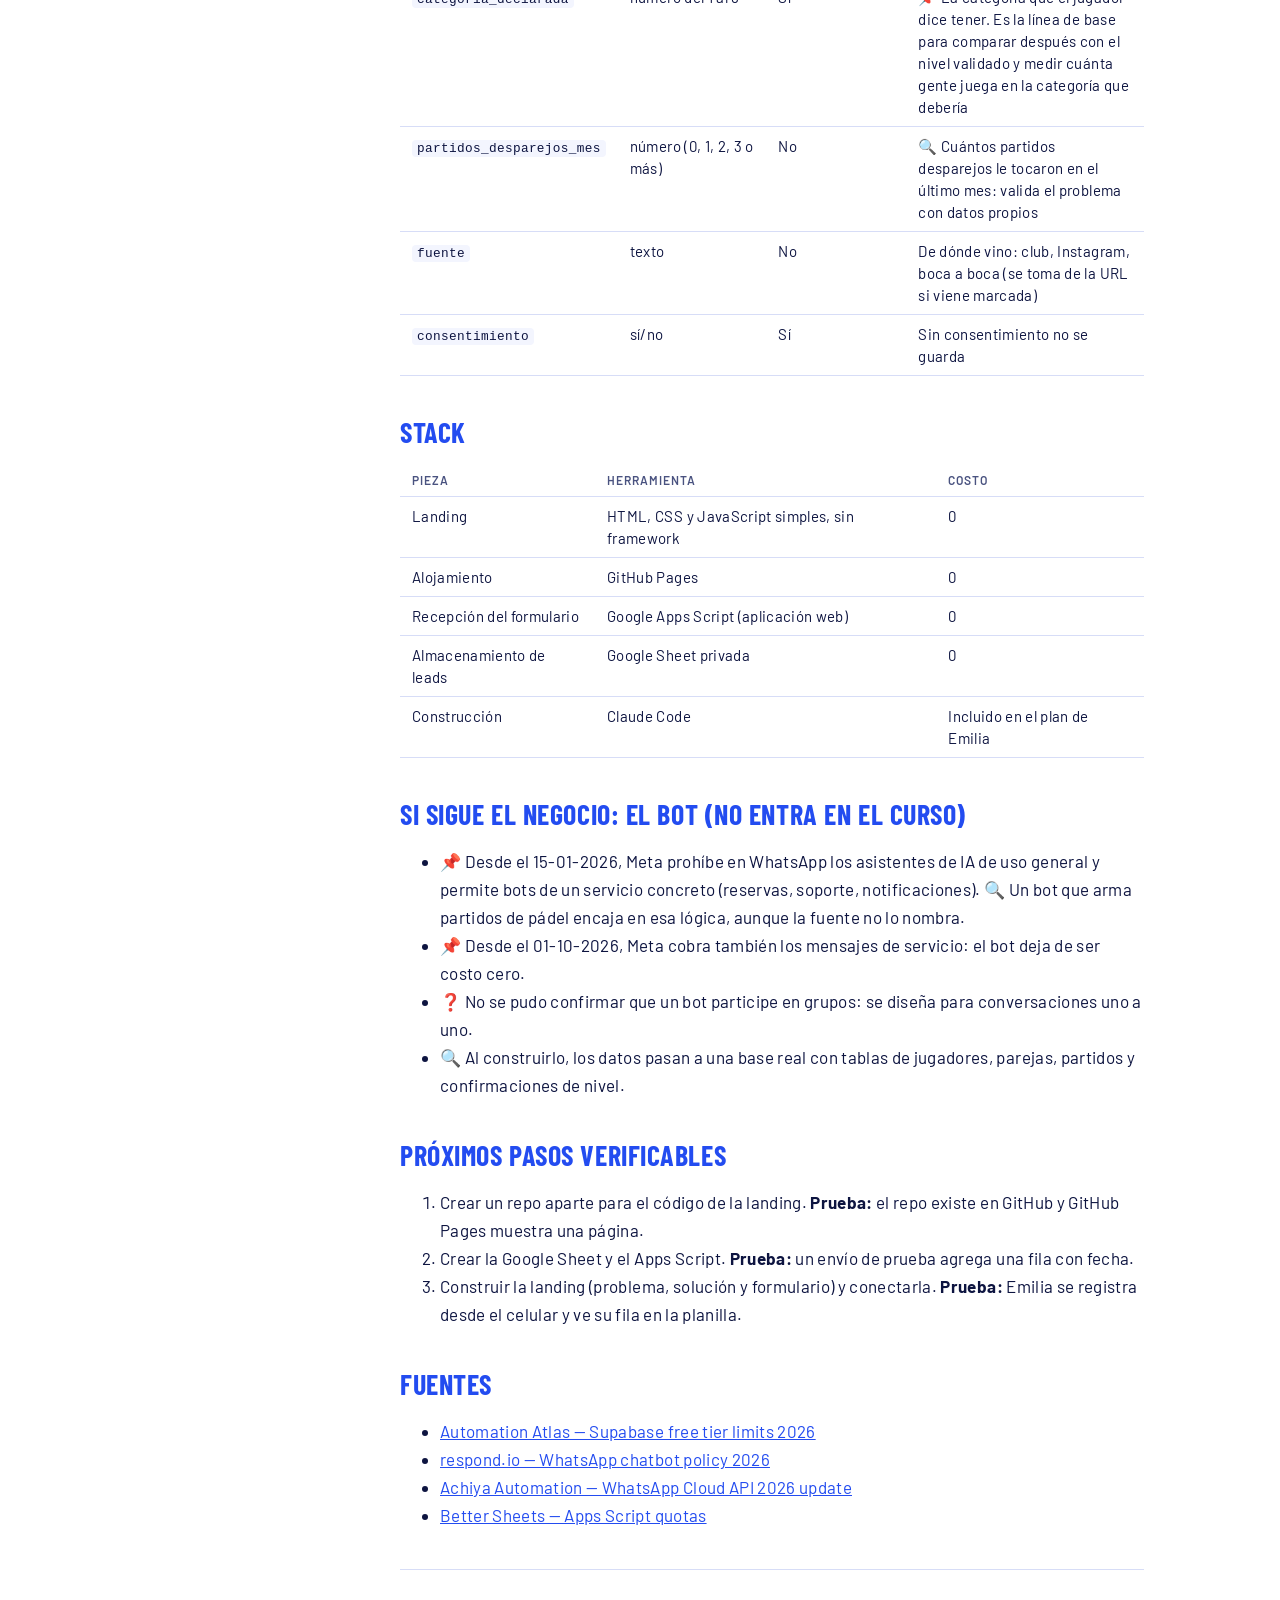
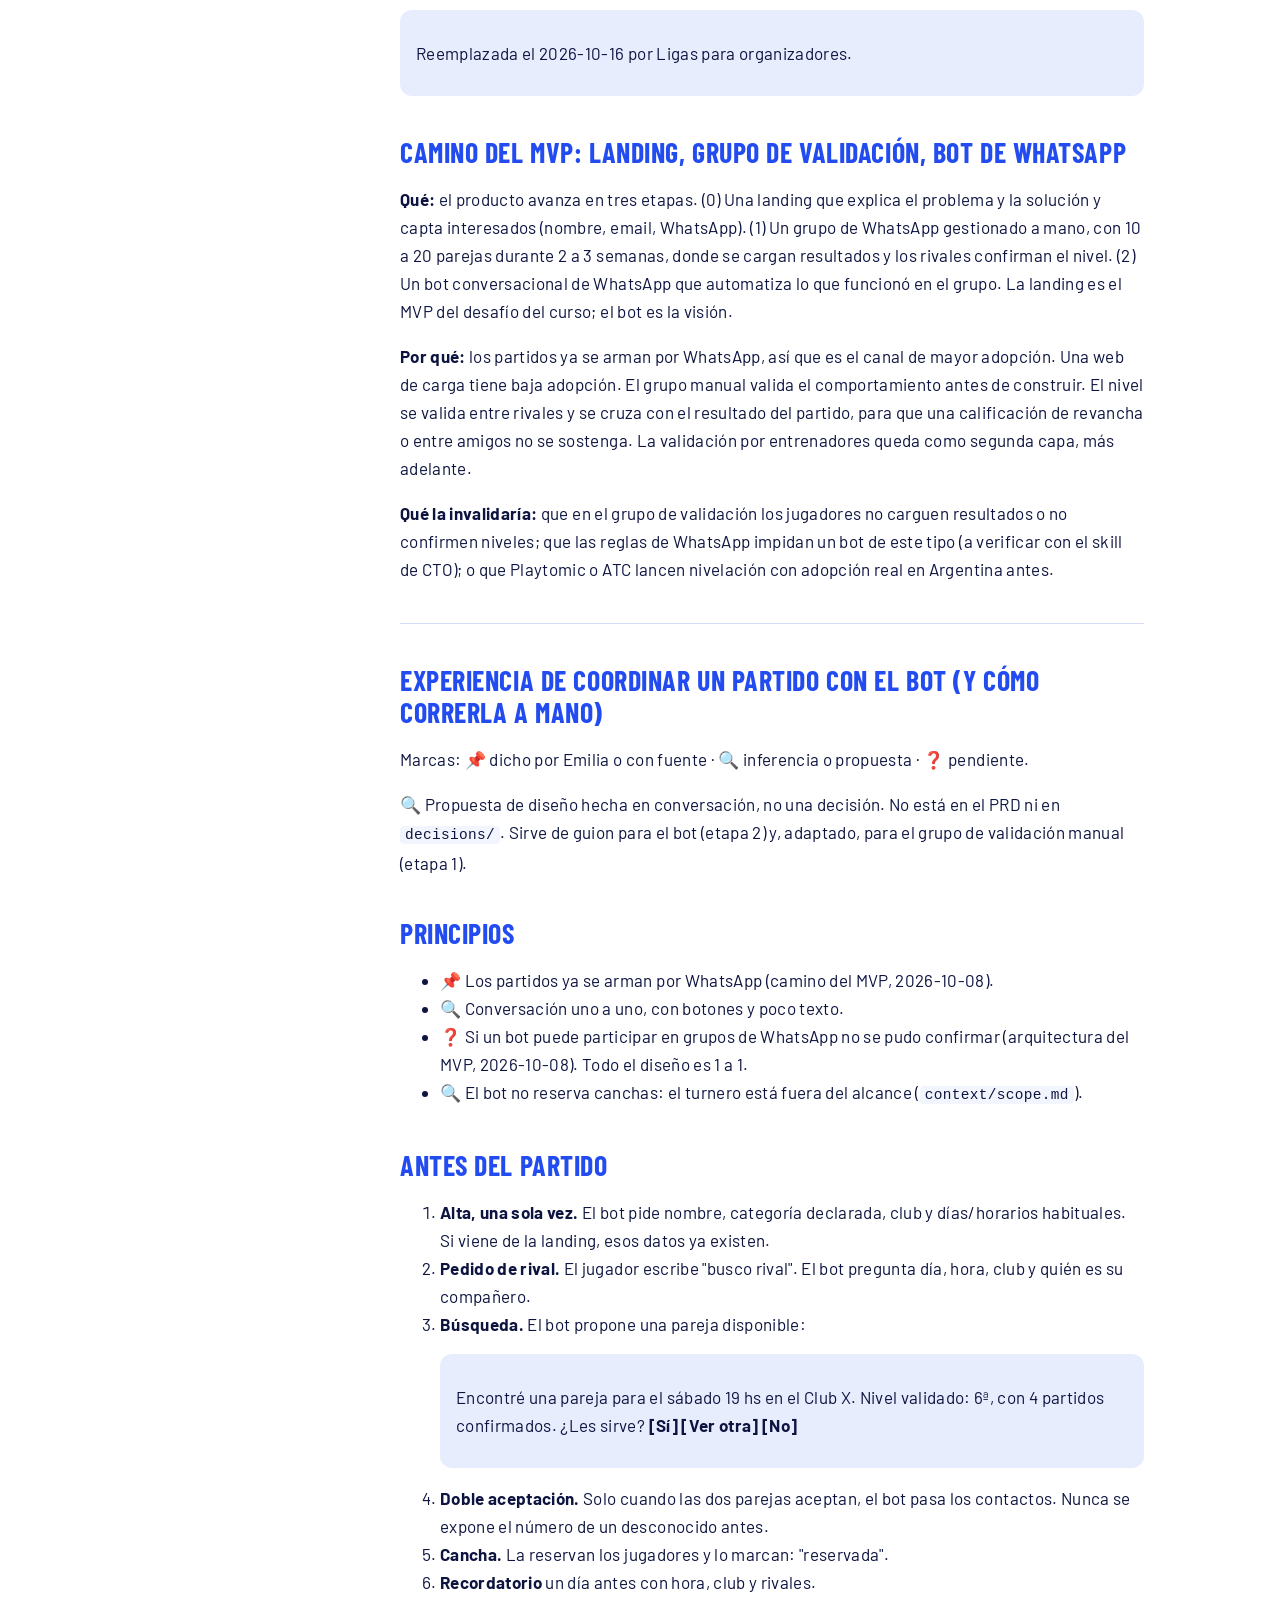
<file: prd/index.html>
<!doctype html>
<html lang="es">
<head>
<meta charset="utf-8">
<meta name="viewport" content="width=device-width, initial-scale=1">
<title>Liga Pareja · PRD</title>
<meta name="description" content="Documento de producto de Liga Pareja: visión, problema, usuarios, alcance del MVP y decisiones.">
<link rel="icon" href="/favicon.ico" sizes="32x32">
<link rel="icon" href="/favicon.svg" type="image/svg+xml">
<link rel="apple-touch-icon" href="/apple-touch-icon.png">
<link rel="manifest" href="/site.webmanifest">
<meta name="theme-color" content="#234cf0">
<link rel="stylesheet" href="https://fonts.googleapis.com/css2?family=Barlow+Condensed:wght@600;700&family=Barlow:wght@400;600&display=swap">
<link rel="stylesheet" href="../design-system/tokens.css">
<link rel="stylesheet" href="../design-system/bundle.css">
<style>
* { box-sizing: border-box; }
body { margin: 0; }
.top { padding: var(--space-6) 0; background-image: radial-gradient(circle, rgba(255,255,255,.28) 1.5px, transparent 1.6px); background-size: var(--dot-pitch) var(--dot-pitch); }
.wrap { max-width: 1040px; margin: 0 auto; padding: 0 var(--space-4); }
.top .kicker { font: 600 12px/16px var(--font-text); letter-spacing: .08em; text-transform: uppercase; margin: 0 0 var(--space-2); }
.top h1 { font-size: clamp(36px, 8vw, 56px); line-height: .95; }
.top nav { margin-top: var(--space-4); display: flex; gap: var(--space-4); flex-wrap: wrap; }
.top nav a { color: var(--on-band); font: 600 12px/16px var(--font-text); letter-spacing: .08em; text-transform: uppercase; }
.layout { display: grid; gap: var(--space-6); padding-top: var(--space-6); }
@media (min-width: 960px) { .layout { grid-template-columns: 240px 1fr; } .toc { position: sticky; top: var(--space-4); align-self: start; max-height: calc(100vh - 32px); overflow: auto; } }
.toc { font-size: 14px; line-height: 20px; }
.toc > summary { cursor: pointer; }
.toc > .toc-title { font: 600 12px/16px var(--font-text); letter-spacing: .08em; text-transform: uppercase; color: var(--brand); margin-bottom: var(--space-2); }
.toc ul { list-style: none; margin: 0; padding: 0; display: grid; gap: var(--space-2); }
.toc ul ul { padding-left: var(--space-3); margin-top: var(--space-2); }
.toc a { color: var(--ink-muted); text-decoration: none; }
.toc a:hover { color: var(--brand); }
@media (max-width: 959px) { .toc { border: 1px solid var(--line); border-radius: var(--radius-md); padding: var(--space-3) var(--space-4); } .toc ul { margin-top: var(--space-3); } }
.doc { max-width: 760px; min-width: 0; }
.doc h1 { display: none; }
.doc h2 { font: 700 28px/32px var(--font-display); letter-spacing: .02em; text-transform: uppercase; color: var(--brand); margin: var(--space-10) 0 var(--space-3); scroll-margin-top: var(--space-4); }
.doc h2:first-of-type { margin-top: 0; }
.doc h3 { font: 600 18px/24px var(--font-text); letter-spacing: .06em; text-transform: uppercase; color: var(--brand); margin: var(--space-6) 0 var(--space-2); }
.doc h4 { font: 600 17px/28px var(--font-text); margin: var(--space-4) 0 var(--space-1); }
.doc p, .doc li { overflow-wrap: anywhere; }
.doc a { color: var(--brand); }
.doc table { border-collapse: collapse; width: 100%; font-size: 15px; line-height: 22px; display: block; overflow-x: auto; margin: var(--space-4) 0; }
.doc th, .doc td { text-align: left; padding: var(--space-2) var(--space-3); border-bottom: 1px solid var(--line); vertical-align: top; min-width: 140px; }
.doc th { font: 600 12px/16px var(--font-text); letter-spacing: .08em; text-transform: uppercase; color: var(--ink-muted); }
.doc blockquote { margin: var(--space-4) 0; padding: var(--space-3) var(--space-4); background: var(--brand-tint); border-radius: var(--radius-md); }
.doc code { font-family: ui-monospace, Menlo, monospace; font-size: .85em; background: var(--surface-sunken); padding: 1px 5px; border-radius: 4px; }
.doc hr { border: 0; border-top: 1px solid var(--line); margin: var(--space-10) 0; }
footer { padding: var(--space-10) 0; font-size: 14px; color: var(--ink-muted); }
</style>
</head>
<body>
<header class="top lp-band"><div class="wrap">
<p class="kicker">Liga Pareja · Documento de producto</p>
<h1 class="lp-headline">PRD</h1>
<p style="margin: var(--space-2) 0 0">Nivelación de pádel (consolidado)</p>
<nav><a href="../">Landing</a><a href="../design-system/">Design system</a></nav>
</div></header>
<main class="wrap layout">
<details class="toc" id="toc" open><summary class="toc-title">Contenido</summary><div class="toc">
<ul>
<li><a href="#nivelacion-de-padel">Nivelación de pádel</a></li>
<li><a href="#nivelacion-de-padel-capa-estrategica">Nivelación de pádel — capa estratégica</a></li>
<li><a href="#archivos">Archivos</a></li>
<li><a href="#historial">Historial</a></li>
<li><a href="#veredicto">Veredicto</a></li>
<li><a href="#vision">Visión</a></li>
<li><a href="#problema">Problema</a></li>
<li><a href="#usuarios">Usuarios</a></li>
<li><a href="#alcance">Alcance</a></li>
<li><a href="#competidores">Competidores</a></li>
<li><a href="#ligas-para-organizadores-la-promesa-es-partidos-parejos-y-el-primer-cliente-es-el-organizador">Ligas para organizadores: la promesa es partidos parejos y el primer cliente es el organizador</a></li>
<li><a href="#la-landing-del-desafio-es-el-formulario-de-inscripcion-a-la-liga">La landing del desafío es el formulario de inscripción a la liga</a></li>
<li><a href="#stack-del-mvp-de-liga-planilla-apps-script-y-paginas-simples-con-link-personal-por-jugador">Stack del MVP de liga: planilla, Apps Script y páginas simples, con link personal por jugador</a></li>
<li><a href="#los-leads-de-la-landing-se-guardan-en-una-google-sheet-via-google-apps-script">Los leads de la landing se guardan en una Google Sheet, vía Google Apps Script</a></li>
<li><a href="#oportunidades-sin-decidir">Oportunidades sin decidir</a></li>
<li><a href="#preguntas-abiertas">Preguntas abiertas</a></li>
<li><a href="#glosario">Glosario</a></li>
<li><a href="#benchmark-nivelacion-de-padel">Benchmark — Nivelación de pádel</a></li>
<li><a href="#como-se-resuelve-hoy">Cómo se resuelve hoy</a></li>
<li><a href="#competidores_1">Competidores</a></li>
<li><a href="#lectura">Lectura</a></li>
<li><a href="#fuentes">Fuentes</a></li>
<li><a href="#arquitectura-tecnica-base-de-datos-y-stack-del-mvp">Arquitectura técnica, base de datos y stack del MVP</a></li>
<li><a href="#restricciones-confirmadas-por-emilia">Restricciones (confirmadas por Emilia)</a></li>
<li><a href="#decision-los-leads-se-guardan-en-una-google-sheet-via-google-apps-script">Decisión: los leads se guardan en una Google Sheet, vía Google Apps Script</a></li>
<li><a href="#arquitectura">Arquitectura</a></li>
<li><a href="#base-de-datos-hoja-leads">Base de datos: hoja "Leads"</a></li>
<li><a href="#stack">Stack</a></li>
<li><a href="#si-sigue-el-negocio-el-bot-no-entra-en-el-curso">Si sigue el negocio: el bot (no entra en el curso)</a></li>
<li><a href="#proximos-pasos-verificables">Próximos pasos verificables</a></li>
<li><a href="#fuentes_1">Fuentes</a></li>
<li><a href="#camino-del-mvp-landing-grupo-de-validacion-bot-de-whatsapp">Camino del MVP: landing, grupo de validación, bot de WhatsApp</a></li>
<li><a href="#experiencia-de-coordinar-un-partido-con-el-bot-y-como-correrla-a-mano">Experiencia de coordinar un partido con el bot (y cómo correrla a mano)</a></li>
<li><a href="#principios">Principios</a></li>
<li><a href="#antes-del-partido">Antes del partido</a></li>
<li><a href="#despues-del-partido">Después del partido</a></li>
<li><a href="#donde-puede-fallar">Dónde puede fallar</a></li>
<li><a href="#como-correrlo-a-mano-en-la-etapa-1">Cómo correrlo a mano en la etapa 1</a></li>
</ul>
</div>
</details>
<article class="doc"><h1 id="prd-nivelacion-de-padel-consolidado">PRD · Nivelación de pádel (consolidado)</h1>
<p>Actualizado el 2026-10-16 con las revisiones de los skills de CPO y CTO. Los archivos fuente están en prd/; las revisiones, en revision/; la evidencia, en evidencia/.</p>
<hr />
<!-- fuente: prd/README.md -->

<h2 id="nivelacion-de-padel">Nivelación de pádel</h2>
<p>Herramienta para que los organizadores de ligas y torneos amateurs de pádel armen fixture, tabla y resultados sin Excel, con resultados confirmados por las dos parejas, para que las categorías reflejen el nivel real y los partidos salgan parejos.</p>
<p>Cliente: organizadores de ligas y torneos amateurs de La Plata. Usuarios: las parejas de octava a cuarta que juegan esas ligas y hoy se anotan en una categoría autopercibida que no siempre es la real.</p>
<hr />
<!-- fuente: prd/context/README.md -->

<h2 id="nivelacion-de-padel-capa-estrategica">Nivelación de pádel — capa estratégica</h2>
<p>Partidos parejos en las ligas amateurs de pádel: el organizador gestiona la liga sin Excel, las dos parejas confirman cada resultado y, con esos resultados, la categoría de cada jugador refleja su nivel real. Arranca en La Plata.</p>
<h2 id="archivos">Archivos</h2>
<ol>
<li>Visión</li>
<li>Problema</li>
<li>Usuarios</li>
<li>Alcance</li>
<li>Competidores</li>
<li>Oportunidades sin decidir</li>
<li>Preguntas abiertas</li>
<li>Glosario</li>
</ol>
<h2 id="historial">Historial</h2>
<ul>
<li>2026-10-08: primera versión, "completo con reservas". Producto centrado en un bot de WhatsApp que arma partidos entre parejas desconocidas.</li>
<li>2026-10-16: revisión con el skill de CPO. Cambian la promesa (partidos parejos en lugar de un nivel confiable), el cliente (organizadores de ligas), el MVP (herramienta de ligas) y la landing (inscripción a la liga). Se suma evidencia de primera mano. Detalle en <code>revision/2026-10-16-vision-cpo.md</code> y <code>revision/2026-10-16-prd-cpo.md</code>.</li>
</ul>
<h2 id="veredicto">Veredicto</h2>
<p><strong>Completo.</strong> Alcanza para avanzar con la landing de inscripción y con la revisión técnica del MVP de liga. Arquitectura vigente: arquitectura del MVP, a revisar con el skill de CTO para el nuevo alcance.</p>
<hr />
<!-- fuente: prd/context/vision.md -->

<h2 id="vision">Visión</h2>
<p>Marcas: 📌 dicho por Emilia o con fuente · 🔍 inferencia · ❓ pendiente.</p>
<p><strong>Promesa:</strong> 📌 partidos parejos. El nivel es un medio, no la promesa: si resulta ser una mala forma de lograrlo, la visión sigue en pie.</p>
<p><strong>Sistema terminado:</strong> las ligas y torneos amateurs de pádel se organizan en la herramienta. El organizador inscribe a las parejas, el fixture y la tabla se arman solos y cada resultado lo carga una pareja y lo confirma la otra. Con esos resultados verificados, la categoría de cada jugador se ajusta sola, que es lo que hoy hacen los fiscales de los torneos formales a mano y recién al final. Con ese nivel ya confiable, más adelante se arman partidos parejos también fuera de las ligas.</p>
<p><strong>Cómo se llega</strong>, por etapas (decisión del 2026-10-16):</p>
<ol>
<li><strong>Landing de inscripción:</strong> formulario para anotarse en la liga. Es el MVP del desafío del curso.</li>
<li><strong>Liga piloto:</strong> una liga completa (8 fechas más playoff) sin Excel, con la liga de los martes de sexta.</li>
<li><strong>Cinco ligas o torneos</strong> distintos usándolo en sus primeras vueltas, sin que Emilia esté encima.</li>
<li><strong>Informe de categoría automático:</strong> ascender, confirmar o bajar jugadores con los resultados confirmados.</li>
<li><strong>Nivel portable</strong> y partidos parejos fuera de las ligas.</li>
</ol>
<p><strong>Horizonte</strong> (no es la visión de hoy): un nivel amateur que cualquier club, torneo o entrenador reconozca.</p>
<hr />
<!-- fuente: prd/context/problem.md -->

<h2 id="problema">Problema</h2>
<p>Marcas: 📌 dicho por Emilia o con fuente · 🔍 inferencia · ❓ pendiente.</p>
<p><strong>Qué problema resuelve:</strong> las categorías de pádel son autopercibidas. En las ligas y torneos amateurs, cada pareja se anota en la categoría que cree tener, nadie la valida y los partidos salen desparejos.</p>
<p><strong>Para quién:</strong>
- <strong>Jugadores:</strong> parejas de octava a cuarta que juegan ligas y torneos y se cruzan con rivales que no conocen.
- <strong>Organizadores:</strong> arman la tabla y el fixture en Excel, los mandan como foto al grupo de WhatsApp y juntan los resultados a mano, sin poder verificarlos.</p>
<p><strong>Qué pasa si no se resuelve:</strong>
- 📌 La pareja superior siente que perdió el turno y se aburre. Un turno cuesta unos 40.000 pesos y se divide entre cuatro jugadores.
- 📌 Los jugadores cambian de comportamiento para evitarlo: abren círculos nuevos y se anotan en otros torneos.
- 📌 La corrección existe pero llega tarde: solo en torneos formales hay fiscales, que al final emiten un informe que asciende, confirma, baja o expulsa jugadores.
- ❓ No sabemos qué siente la pareja inferior.</p>
<p><strong>Evidencia:</strong>
- 📌 Liga semanal de sexta organizada por WhatsApp (capturas del 2026-10-16, en <code>evidencia/</code>): 8 parejas, 8 fechas los martes y playoff 1º contra 8º. La tabla y el fixture se arman en Excel y se mandan como foto. Cada pareja reporta su resultado por texto y nadie lo verifica. En la misma sexta, la pareja que va primera lleva +24 en games y la última −25.
- 📌 Testimonio de un jugador que jugó esa liga varias veces: "Nadie confirma nada, todos más o menos se autoperciben la categoría". Vio rivales mejores y peores que la categoría anotada.
- 📌 Dos casos anteriores de amigos de Emilia, con rivales conseguidos por un entrenador y por WhatsApp: los dos partidos salieron desparejos.
- 📌 Para Emilia, conseguir rival cuesta, pero lo más difícil es que sea del mismo nivel.</p>
<p><strong>Por qué ahora:</strong> 📌 el pádel es tendencia en Argentina y se espera que siga creciendo. 🔍 Más jugadores nuevos implica más ligas y más partidos entre gente que no se conoce. ❓ Falta un dato que respalde el crecimiento.</p>
<p><strong>Cómo sabremos si funcionó</strong> (decisión del 2026-10-16), en dos escalones:
1. Una liga completa (8 fechas más playoff) jugada sin Excel: fixture, resultados y tabla salen de la herramienta.
2. Cinco ligas o torneos distintos usándola en sus primeras vueltas.</p>
<p>🔍 Métrica temprana: porcentaje de resultados confirmados por la pareja rival dentro de las 24 horas.</p>
<hr />
<!-- fuente: prd/context/users.md -->

<h2 id="usuarios">Usuarios</h2>
<p>Marcas: 📌 dicho por Emilia o con fuente · 🔍 inferencia · ❓ pendiente.</p>
<p><strong>Cliente (puerta de entrada):</strong> 📌 organizadores de ligas y torneos amateurs de La Plata. Son los que más trabajo operativo cargan y ya juntan los resultados de cada partido, que es el dato necesario para calcular el nivel.</p>
<p><strong>Persona concreta:</strong> 📌 el organizador de la liga semanal de los martes de sexta, la liga de las capturas. Es la liga piloto.</p>
<p><strong>Usuarios:</strong> parejas de pádel con categoría, de octava a cuarta, que juegan esas ligas. Son los que tienen el dolor de los partidos desparejos y los que cargan y confirman resultados.</p>
<p><strong>Qué usan hoy en lugar del producto:</strong>
- 📌 Organizadores: Excel, fotos de la pantalla y un grupo de WhatsApp.
- 📌 Jugadores: grupos de WhatsApp, el club, recomendaciones del entrenador y ligas o torneos. La categoría es la que cada uno declara.</p>
<p><strong>Quién paga:</strong>
- 📌 En la etapa de cinco ligas, nadie: es gratis para validar.
- 🔍 Después, hipótesis a probar: el organizador por liga o el jugador en la inscripción.
- 🔍 Más adelante: clubes (horarios muertos), entrenadores y marcas.</p>
<hr />
<!-- fuente: prd/context/scope.md -->

<h2 id="alcance">Alcance</h2>
<p>Marcas: 📌 dicho por Emilia o con fuente · 🔍 inferencia · ❓ pendiente.</p>
<p><strong>Qué entra en la primera versión</strong> (decisión del 2026-10-16):
1. <strong>Landing de inscripción a la liga:</strong> formulario con pareja, nombres, WhatsApp, email, categoría declarada, liga, fuente y consentimiento. Es el entregable del desafío del curso.
2. <strong>MVP de liga:</strong> los jugadores cargan el resultado de cada partido, 📌 el resultado cuenta solo cuando la pareja rival lo confirma, la tabla se actualiza sola y el fixture (con playoff) se arma automáticamente.</p>
<p><strong>Zona:</strong> 📌 La Plata.</p>
<p><strong>A quién NO le vende:</strong>
- 📌 <strong>Principiantes:</strong> todavía no tienen categoría. Se reconsidera si aparecen pidiendo nivel para empezar a competir.
- 📌 <strong>Federados:</strong> ya tienen ranking. Se reconsidera si el producto llega a torneos federados.</p>
<p><strong>Qué NO hace (por ahora):</strong>
- Informe de categoría (ascender, confirmar o bajar). Vuelve cuando haya una liga completa con resultados confirmados.
- Armar partidos entre parejas que no están en una liga. Vuelve con el nivel portable.
- Bot de WhatsApp. Pasa a oportunidades.
- Reservar canchas ni ser turnero. Se reconsidera si los clubes lo piden.
- Validación de nivel por entrenadores.
- Calcular el nivel con un algoritmo complejo.</p>
<p>🔍 Si hay que recortar el MVP, el fixture es lo primero que puede seguir a mano (se arma una vez por liga). Resultados confirmados y tabla son el corazón.</p>
<p><strong>Supuestos y qué los invalidaría:</strong>
- Los jugadores cargan y confirman resultados sin que nadie los persiga → se invalida si en la liga piloto menos de la mitad de los resultados se confirma dentro de las 24 horas (❓ umbral a confirmar).
- El organizador deja el Excel → se invalida si vuelve a mandar la foto de la tabla.
- Los rivales confirman con honestidad → se invalida si aparecen resultados en disputa frecuentes o confirmaciones entre amigos que no reflejan el partido.</p>
<hr />
<!-- fuente: prd/context/competitors.md -->

<h2 id="competidores">Competidores</h2>
<p>Marcas: 📌 dicho por Emilia o con fuente · 🔍 inferencia · ❓ pendiente.</p>
<table>
<thead>
<tr>
<th>Competidor</th>
<th>Qué hace</th>
<th>Diferencia</th>
</tr>
</thead>
<tbody>
<tr>
<td><strong>Excel + foto + grupo de WhatsApp</strong></td>
<td>📌 Cómo organizan hoy las ligas: gratis y conocido</td>
<td>Competidor directo. Hay que ser más fácil que esto para el organizador</td>
</tr>
<tr>
<td><strong>Torneos formales con fiscales</strong></td>
<td>📌 Corrigen categorías al final del torneo, a mano</td>
<td>La herramienta hace lo mismo con cada resultado, no al final</td>
</tr>
<tr>
<td><strong>Playtomic</strong></td>
<td>📌 Reservas, partidos abiertos y nivel de 0 a 7 calculado con resultados. Pocos clubes en Argentina</td>
<td>Riesgo de largo plazo si gana clubes</td>
</tr>
<tr>
<td><strong>ATC – Alquilá Tu Cancha</strong></td>
<td>📌 Líder local en reservas, sin niveles; matchmaking como plan futuro</td>
<td>Riesgo más grande si lanza ligas o nivel</td>
</tr>
</tbody>
</table>
<p>| <strong>Apps gratis de ligas (Competize, MatchBall)</strong> | 📌 Arman fixture, tabla y resultados; Competize incluye pádel. Sus fichas no mencionan confirmación del rival ni ajuste de categoría | Fixture y tabla no diferencian. El diferencial es la confirmación entre parejas y el informe de categoría |</p>
<p>📌 Según el organizador consultado por Emilia (2026-10-16), los organizadores siguen con Excel porque no conocen estas herramientas. 🔍 La llegada directa al organizador es una ventaja que hay que aprovechar antes de que las descubra.</p>
<p>Detalle de Playtomic y ATC en el benchmark del 2026-10-08.</p>
<hr />
<!-- fuente: prd/decisions/2026-10-16-ligas-para-organizadores.md -->

<h2 id="ligas-para-organizadores-la-promesa-es-partidos-parejos-y-el-primer-cliente-es-el-organizador">Ligas para organizadores: la promesa es partidos parejos y el primer cliente es el organizador</h2>
<p><strong>Qué:</strong>
- La promesa del producto es <strong>partidos parejos</strong>; el nivel es un medio.
- El <strong>primer cliente es el organizador de ligas y torneos amateurs</strong>. Los jugadores son los usuarios; los clubes quedan para más adelante.
- El <strong>MVP es una herramienta de ligas</strong>: los jugadores cargan los resultados, cada resultado cuenta solo cuando la pareja rival lo confirma, y la tabla y el fixture (con playoff) se arman solos. El informe de categoría queda para después.
- Etapas: landing de inscripción → liga piloto (la liga de los martes de sexta) → cinco ligas o torneos → informe de categoría automático → nivel portable.
- Éxito: una liga completa sin Excel; después, cinco ligas o torneos distintos.
- Gratis durante la etapa de cinco ligas. Zona: La Plata. El bot de WhatsApp pasa a oportunidades.</p>
<p><strong>Por qué:</strong> la evidencia de la liga semanal muestra que el organizador hace todo a mano (Excel, fotos, resultados por WhatsApp sin verificar) y ya concentra los resultados que hacen falta para calcular un nivel. Sacarle ese trabajo es la puerta de entrada; a cambio, el producto obtiene resultados verificados. Arrancar con una liga antes que con cinco evita multiplicar el soporte si algo falla.</p>
<p><strong>Qué la invalidaría:</strong> que los organizadores no sientan el trabajo manual como un problema o no dejen el Excel; que los jugadores no confirmen resultados; o que ATC o Playtomic lancen ligas con nivel en La Plata antes.</p>
<hr />
<!-- fuente: prd/decisions/2026-10-16-landing-de-inscripcion.md -->

<h2 id="la-landing-del-desafio-es-el-formulario-de-inscripcion-a-la-liga">La landing del desafío es el formulario de inscripción a la liga</h2>
<p><strong>Qué:</strong> la landing explica el problema y la solución y tiene un formulario para que las parejas se anoten en la liga (nombres, WhatsApp, email, categoría declarada, liga, fuente y consentimiento). La carga de resultados es el primer paso de la app, después.</p>
<p><strong>Por qué:</strong> cumple el desafío del curso (landing con formulario de leads), le saca al organizador el armado manual de la lista de parejas, deja registrada la categoría declarada para compararla después con los resultados y cada inscripto es un lead real de jugador. La carga de resultados pide que el jugador vuelva cada semana, así que se prueba con una liga ya armada.</p>
<p><strong>Qué la invalidaría:</strong> que el organizador de la liga piloto prefiera seguir anotando parejas por WhatsApp.</p>
<hr />
<!-- fuente: prd/decisions/2026-10-16-stack-mvp-liga.md -->

<h2 id="stack-del-mvp-de-liga-planilla-apps-script-y-paginas-simples-con-link-personal-por-jugador">Stack del MVP de liga: planilla, Apps Script y páginas simples, con link personal por jugador</h2>
<p><strong>Qué:</strong> la landing de inscripción y el MVP de liga usan HTML, CSS y JS simples publicados en Vercel (📌 cambio del 2026-10-16; antes GitHub Pages), con Google Apps Script y una Google Sheet privada (hojas Ligas, Inscripciones, Jugadores, Partidos y Tabla). Cada jugador entra con un link personal que recibe por WhatsApp, sin contraseña. Cada partido pasa por agendado, en juego, cargado, confirmado, en disputa o cancelado; si el rival no confirma, decide el organizador. 📌 Si una pareja no se presenta, el partido queda cancelado y la pareja que se presentó suma los puntos (decisión del 2026-10-16). Los avisos al rival son mensajes de WhatsApp ya escritos que manda el jugador, sin API. El fixture arma 7 fechas de todos contra todos más una fecha libre, y después el playoff.</p>
<p><strong>Por qué:</strong> Ema no programa y tiene que poder abrir la planilla y entender qué pasó; cinco ligas no se acercan a los límites de Apps Script; costo cero. Los organizadores siguen con Excel porque no conocen las herramientas existentes, así que fixture y tabla no diferencian: el diferencial es la confirmación entre parejas y, después, el informe de categoría.</p>
<p><strong>Descartadas:</strong> Supabase (complejidad y pausa por inactividad del plan gratis; se reconsidera con el informe de categoría), cuentas con contraseña (fricción), API de WhatsApp (cobra cada mensaje desde el 01-10-2026) y usar una app existente como producto (no tiene el diferencial).</p>
<p><strong>Deuda declarada:</strong> el link personal funciona como identidad, la planilla funciona como base de datos y la dirección del script es pública. Detalle y mitigaciones en <code>revision/2026-10-16-prd-cto.md</code>.</p>
<p><strong>Qué la invalidaría:</strong> pasar de cinco ligas, construir el informe de categoría o que aparezcan cargas falsas con links compartidos.</p>
<hr />
<!-- fuente: prd/decisions/2026-10-08-leads-en-google-sheet.md -->

<h2 id="los-leads-de-la-landing-se-guardan-en-una-google-sheet-via-google-apps-script">Los leads de la landing se guardan en una Google Sheet, vía Google Apps Script</h2>
<p><strong>Qué:</strong> la landing envía el formulario a un Google Apps Script que agrega cada registro a una Google Sheet privada. La landing se aloja en GitHub Pages. Costo total: cero.</p>
<p><strong>Por qué:</strong> para el curso se construye solo la landing; la planilla es lo más simple de armar y mantener sin saber programar, y Emilia ya trabaja en planillas. Supabase quedó descartada para esta etapa porque suma complejidad y una pausa por inactividad que no se justifican para una landing.</p>
<p><strong>Qué la invalidaría:</strong> construir el bot de WhatsApp (los datos pasan a una base real), o que el volumen de registros o el spam superen lo que la planilla y las cuotas de Apps Script soportan.</p>
<hr />
<!-- fuente: prd/context/opportunities.md -->

<h2 id="oportunidades-sin-decidir">Oportunidades sin decidir</h2>
<p>Marcas: 📌 dicho por Emilia o con fuente · 🔍 inferencia · ❓ pendiente.</p>
<ul>
<li>Bot de WhatsApp para cargar resultados y coordinar partidos (salió de la visión el 2026-10-16).</li>
<li>Armar partidos parejos entre parejas que no están en una liga, con el nivel ya confiable.</li>
<li>Turnero de canchas para clubes.</li>
<li>Clubes que pagan por llenar horarios muertos.</li>
<li>Entrenadores que captan alumnos por nivel.</li>
<li>Expansión a otras ciudades después de La Plata.</li>
</ul>
<hr />
<!-- fuente: prd/context/open-questions.md -->

<h2 id="preguntas-abiertas">Preguntas abiertas</h2>
<p>Marcas: 📌 dicho por Emilia o con fuente · 🔍 inferencia · ❓ pendiente.</p>
<table>
<thead>
<tr>
<th>Pregunta</th>
<th>Quién la cierra</th>
</tr>
</thead>
<tbody>
<tr>
<td>¿Quién paga después de la etapa gratuita, y cuánto?</td>
<td>Emilia, con los organizadores de la etapa de cinco ligas</td>
</tr>
<tr>
<td>¿Cuántas ligas y torneos amateurs hay en La Plata?</td>
<td>Emilia, investigación</td>
</tr>
<tr>
<td>¿En qué posición va la fecha libre de la liga?</td>
<td>Emilia, con el organizador</td>
</tr>
<tr>
<td>¿Los jugadores confirman resultados sin que nadie los persiga? Umbral de la liga piloto</td>
<td>Emilia, en la liga piloto</td>
</tr>
<tr>
<td>¿La pareja inferior también vive el partido desparejo como un problema?</td>
<td>Emilia, en la liga piloto</td>
</tr>
<tr>
<td>¿ATC o Playtomic planean ligas o nivel en Argentina?</td>
<td>Emilia, investigación</td>
</tr>
<tr>
<td>¿Dato de crecimiento del pádel en Argentina?</td>
<td>Investigación de mercado</td>
</tr>
</tbody>
</table>
<p>Cerradas el 2026-10-16: qué herramientas usan los organizadores (Excel, porque no conocen otras), la señal de éxito (definida en dos escalones), si los clubes pagarían (pasa a más adelante) y qué permite WhatsApp para un bot (el bot sale del MVP).</p>
<hr />
<!-- fuente: prd/context/glossary.md -->

<h2 id="glosario">Glosario</h2>
<p>Marcas: 📌 dicho por Emilia o con fuente · 🔍 inferencia · ❓ pendiente.</p>
<ul>
<li><strong>Categoría:</strong> nivel de juego en el pádel argentino, de primera (la más alta) a octava.</li>
<li><strong>Nivel autopercibido:</strong> la categoría que un jugador declara, sin validación.</li>
<li><strong>Nivel validado:</strong> la categoría que surge de resultados confirmados por las dos parejas.</li>
<li><strong>Partido desparejo:</strong> partido entre parejas de niveles reales distintos.</li>
<li><strong>Pasado:</strong> jugador o pareja que juega por encima de la categoría en la que se anotó.</li>
<li><strong>Liga:</strong> competencia de varias fechas entre las mismas parejas; por ejemplo, 8 parejas, 8 martes y playoff.</li>
<li><strong>Fecha:</strong> cada jornada de la liga.</li>
<li><strong>Fixture:</strong> quién juega contra quién en cada fecha, con cancha y horario.</li>
<li><strong>Tabla:</strong> posiciones de la liga con puntos, games a favor, en contra y diferencia.</li>
<li><strong>Playoff:</strong> cruces finales por posición (1º contra 8º, 2º contra 7º, hasta la final).</li>
<li><strong>Organizador:</strong> quien arma la liga, el fixture y la tabla y junta los resultados.</li>
<li><strong>Fiscal:</strong> en torneos formales, quien al final emite el informe de categoría.</li>
<li><strong>Informe de categoría:</strong> decisión de ascender, confirmar, bajar o expulsar a un jugador de su categoría.</li>
<li><strong>Turno:</strong> el alquiler de la cancha por un horario; en general lo pagan los cuatro jugadores.</li>
<li><strong>Horario muerto:</strong> franja en la que un club tiene canchas sin alquilar.</li>
<li><strong>Federado:</strong> jugador con ranking en una federación, fuera del alcance.</li>
</ul>
<hr />
<!-- fuente: prd/research/2026-10-08-benchmark.md -->

<h2 id="benchmark-nivelacion-de-padel">Benchmark — Nivelación de pádel</h2>
<p>Investigación secundaria (web), hecha el 2026-10-08. Marcas: 📌 dato con fuente · 🔍 inferencia · ❓ hueco.</p>
<h2 id="como-se-resuelve-hoy">Cómo se resuelve hoy</h2>
<ul>
<li>📌 Según Emilia: los partidos contra otras parejas se consiguen por grupos de WhatsApp, por el club o por el entrenador. La categoría (sexta, séptima…) es autopercibida.</li>
</ul>
<h2 id="competidores_1">Competidores</h2>
<table>
<thead>
<tr>
<th>Producto</th>
<th>Qué hace</th>
<th>Nivelación</th>
<th>Presencia en Argentina</th>
</tr>
</thead>
<tbody>
<tr>
<td><strong>Playtomic</strong> (España)</td>
<td>Reserva de canchas, partidos abiertos, torneos, gestión de clubes</td>
<td>📌 Escala de 0 a 7. Nivel inicial por cuestionario; se ajusta solo con partidos competitivos según resultado, nivel de rivales y compañero, y "fiabilidad". Hay clubes certificados que hacen sesiones de nivelación</td>
<td>📌 Opera, pero en nov-2023 reconocía "menos clubes de los que nos gustaría". ❓ Cobertura actual</td>
</tr>
<tr>
<td><strong>ATC – Alquilá Tu Cancha</strong> (Argentina)</td>
<td>Marketplace de reservas y software de gestión para clubes</td>
<td>📌 No menciona niveles. Matchmaking de jugadores figura como foco futuro</td>
<td>📌 Líder local: +200.000 usuarios y 350–500 clubes; etapa seed</td>
</tr>
<tr>
<td><strong>PadelMatch</strong> (México)</td>
<td>Reservas, torneos, buscar compañeros y rivales</td>
<td>📌 Cuatro categorías fijas (Novato a Pro), sin explicar cómo se asignan</td>
<td>No; 📌 3 reseñas en App Store</td>
</tr>
</tbody>
</table>
<h2 id="lectura">Lectura</h2>
<ul>
<li>🔍 El problema de nivelación ya está resuelto técnicamente (Playtomic), pero no donde juega la gente en Argentina: los clubes están en ATC y los partidos se arman por WhatsApp.</li>
<li>🔍 La oportunidad no es "otra app de reservas", sino un <strong>nivel confiable y portable</strong> que funcione en los canales que ya se usan.</li>
<li>🔍 Riesgo principal: que Playtomic gane clubes en Argentina o que ATC lance su matchmaking con nivel. Ambos tienen la red de clubes, que es lo difícil de construir.</li>
<li>🔍 Riesgo de producto: un sistema tipo Elo necesita muchos partidos con resultado cargado para ser confiable; con pocos usuarios el nivel no significa nada (problema del arranque en frío).</li>
</ul>
<h2 id="fuentes">Fuentes</h2>
<ul>
<li><a href="https://playerhelp.playtomic.com/hc/en-gb/articles/43310980754193-How-the-Playtomic-level-system-works">How the Playtomic level system works</a></li>
<li><a href="https://helpmanager.playtomic.com/hc/en-gb/articles/20563641264145-The-Playtomic-Levels-Algorithm">The Playtomic Levels &amp; Algorithm</a></li>
<li><a href="https://www.lanacion.com.ar/revista-lugares/playtomic-la-app-para-encontrar-donde-y-con-quien-jugar-al-padel-o-tenis-que-es-furor-en-europa-nid14112023/">La Nación — Playtomic, la app que es furor en Europa (2023)</a></li>
<li><a href="https://www.descubre.vc/alquila-tu-cancha">Descubre.vc — Alquilá Tu Cancha</a></li>
<li><a href="https://apps.apple.com/mx/app/padelmatch/id6751760053">App Store — PadelMatch</a></li>
</ul>
<hr />
<!-- fuente: prd/research/2026-10-08-arquitectura-mvp.md -->

<h2 id="arquitectura-tecnica-base-de-datos-y-stack-del-mvp">Arquitectura técnica, base de datos y stack del MVP</h2>
<p>Hecho con el skill de CTO el 2026-10-08. Marcas: 📌 dicho por Emilia o con fuente · 🔍 inferencia · ❓ pendiente.</p>
<h2 id="restricciones-confirmadas-por-emilia">Restricciones (confirmadas por Emilia)</h2>
<ul>
<li>📌 Trabaja sola, no programa, presupuesto cero y el plazo del curso.</li>
<li>📌 Para el curso se construye solo la landing; el bot de WhatsApp queda para si el negocio sigue. Se simula como si fuera un negocio real, siempre con costo cero o muy bajo.</li>
<li>🔍 Hay datos personales desde el primer día (nombre, email, WhatsApp): consentimiento obligatorio y la planilla nunca es pública.</li>
</ul>
<h2 id="decision-los-leads-se-guardan-en-una-google-sheet-via-google-apps-script">Decisión: los leads se guardan en una Google Sheet, vía Google Apps Script</h2>
<p><strong>Por qué:</strong> con el alcance del curso (solo la landing), la planilla es lo más simple de armar, de ver y de mantener sin saber programar, y cuesta cero. Emilia ya trabaja en planillas, y la del grupo de validación vive en el mismo lugar.</p>
<p><strong>Descartadas:</strong></p>
<ul>
<li><strong>Supabase:</strong> es la mejor base para el producto completo (jugadores, partidos, niveles) y evita migrar después, pero suma una herramienta nueva, reglas de seguridad para configurar y una pausa por inactividad en el plan gratis (📌 se pausa tras una semana sin actividad). No se justifica para una landing. Se reconsidera si se construye el bot.</li>
<li><strong>Google Forms o Tally:</strong> cero código, pero no deja construir la landing propia, que es el objetivo del curso.</li>
</ul>
<p><strong>Deuda declarada:</strong></p>
<ul>
<li><strong>Migración:</strong> si se construye el bot, los leads se migran a una base de datos real (Supabase u otra). Es una exportación de CSV más una importación, de bajo costo mientras haya pocos cientos de filas.</li>
<li><strong>Spam:</strong> la dirección del script es pública. Mitigación mínima: un campo trampa invisible y validación de datos en el script. Si aparece basura, se suma un captcha.</li>
<li><strong>Cuotas de Apps Script:</strong> 📌 cada ejecución dura como máximo unos 6 minutos y hay cuotas diarias por cuenta. Sobra para el volumen esperado; se vigila el registro de ejecuciones.</li>
</ul>
<h2 id="arquitectura">Arquitectura</h2>
<p><code>Landing estática (HTML + CSS + JS)
  alojada en GitHub Pages (gratis; el repo del código tiene que ser público)
     │
     │  el formulario envía los datos (POST)
     ▼
Google Apps Script publicado como aplicación web
  valida los campos, descarta lo que llena el campo trampa,
  y agrega una fila con bloqueo para que dos envíos no se pisen
     │
     ▼
Google Sheet privada "Leads" (solo Emilia tiene acceso)
     │
     └── Emilia invita a los leads al grupo de WhatsApp de validación</code></p>
<p><strong>Por qué GitHub Pages:</strong> Emilia ya tiene cuenta de GitHub y el código ya vive ahí; no suma otra cuenta. Descartada Vercel, que es igual de gratis pero agrega otro servicio. El código de la landing no tiene secretos (la dirección del script es pública por diseño), así que el repo público no expone nada.</p>
<h2 id="base-de-datos-hoja-leads">Base de datos: hoja "Leads"</h2>
<table>
<thead>
<tr>
<th>Columna</th>
<th>Tipo</th>
<th>Obligatoria</th>
<th>Para qué</th>
</tr>
</thead>
<tbody>
<tr>
<td><code>fecha</code></td>
<td>fecha y hora (la pone el script)</td>
<td>Sí</td>
<td>Cuándo se registró</td>
</tr>
<tr>
<td><code>nombre</code></td>
<td>texto</td>
<td>Sí</td>
<td>Contacto</td>
</tr>
<tr>
<td><code>email</code></td>
<td>texto</td>
<td>Sí</td>
<td>Contacto; el script avisa si se repite</td>
</tr>
<tr>
<td><code>whatsapp</code></td>
<td>texto</td>
<td>Sí</td>
<td>Canal del producto y del grupo de validación</td>
</tr>
<tr>
<td><code>categoria_declarada</code></td>
<td>número del 1 al 8</td>
<td>Sí</td>
<td>📌 La categoría que el jugador dice tener. Es la línea de base para comparar después con el nivel validado y medir cuánta gente juega en la categoría que debería</td>
</tr>
<tr>
<td><code>partidos_desparejos_mes</code></td>
<td>número (0, 1, 2, 3 o más)</td>
<td>No</td>
<td>🔍 Cuántos partidos desparejos le tocaron en el último mes: valida el problema con datos propios</td>
</tr>
<tr>
<td><code>fuente</code></td>
<td>texto</td>
<td>No</td>
<td>De dónde vino: club, Instagram, boca a boca (se toma de la URL si viene marcada)</td>
</tr>
<tr>
<td><code>consentimiento</code></td>
<td>sí/no</td>
<td>Sí</td>
<td>Sin consentimiento no se guarda</td>
</tr>
</tbody>
</table>
<h2 id="stack">Stack</h2>
<table>
<thead>
<tr>
<th>Pieza</th>
<th>Herramienta</th>
<th>Costo</th>
</tr>
</thead>
<tbody>
<tr>
<td>Landing</td>
<td>HTML, CSS y JavaScript simples, sin framework</td>
<td>0</td>
</tr>
<tr>
<td>Alojamiento</td>
<td>GitHub Pages</td>
<td>0</td>
</tr>
<tr>
<td>Recepción del formulario</td>
<td>Google Apps Script (aplicación web)</td>
<td>0</td>
</tr>
<tr>
<td>Almacenamiento de leads</td>
<td>Google Sheet privada</td>
<td>0</td>
</tr>
<tr>
<td>Construcción</td>
<td>Claude Code</td>
<td>Incluido en el plan de Emilia</td>
</tr>
</tbody>
</table>
<h2 id="si-sigue-el-negocio-el-bot-no-entra-en-el-curso">Si sigue el negocio: el bot (no entra en el curso)</h2>
<ul>
<li>📌 Desde el 15-01-2026, Meta prohíbe en WhatsApp los asistentes de IA de uso general y permite bots de un servicio concreto (reservas, soporte, notificaciones). 🔍 Un bot que arma partidos de pádel encaja en esa lógica, aunque la fuente no lo nombra.</li>
<li>📌 Desde el 01-10-2026, Meta cobra también los mensajes de servicio: el bot deja de ser costo cero.</li>
<li>❓ No se pudo confirmar que un bot participe en grupos: se diseña para conversaciones uno a uno.</li>
<li>🔍 Al construirlo, los datos pasan a una base real con tablas de jugadores, parejas, partidos y confirmaciones de nivel.</li>
</ul>
<h2 id="proximos-pasos-verificables">Próximos pasos verificables</h2>
<ol>
<li>Crear un repo aparte para el código de la landing. <strong>Prueba:</strong> el repo existe en GitHub y GitHub Pages muestra una página.</li>
<li>Crear la Google Sheet y el Apps Script. <strong>Prueba:</strong> un envío de prueba agrega una fila con fecha.</li>
<li>Construir la landing (problema, solución y formulario) y conectarla. <strong>Prueba:</strong> Emilia se registra desde el celular y ve su fila en la planilla.</li>
</ol>
<h2 id="fuentes_1">Fuentes</h2>
<ul>
<li><a href="https://automationatlas.io/answers/supabase-free-tier-limits-2026/">Automation Atlas — Supabase free tier limits 2026</a></li>
<li><a href="https://respond.io/blog/whatsapp-chatbot-policy-2026">respond.io — WhatsApp chatbot policy 2026</a></li>
<li><a href="https://achiya-automation.com/en/blog/whatsapp-cloud-api-2026-update/">Achiya Automation — WhatsApp Cloud API 2026 update</a></li>
<li><a href="https://bettersheets.co/explained/quota">Better Sheets — Apps Script quotas</a></li>
</ul>
<hr />
<!-- fuente: prd/decisions/2026-10-08-camino-mvp.md -->

<blockquote>
<p>Reemplazada el 2026-10-16 por Ligas para organizadores.</p>
</blockquote>
<h2 id="camino-del-mvp-landing-grupo-de-validacion-bot-de-whatsapp">Camino del MVP: landing, grupo de validación, bot de WhatsApp</h2>
<p><strong>Qué:</strong> el producto avanza en tres etapas. (0) Una landing que explica el problema y la solución y capta interesados (nombre, email, WhatsApp). (1) Un grupo de WhatsApp gestionado a mano, con 10 a 20 parejas durante 2 a 3 semanas, donde se cargan resultados y los rivales confirman el nivel. (2) Un bot conversacional de WhatsApp que automatiza lo que funcionó en el grupo. La landing es el MVP del desafío del curso; el bot es la visión.</p>
<p><strong>Por qué:</strong> los partidos ya se arman por WhatsApp, así que es el canal de mayor adopción. Una web de carga tiene baja adopción. El grupo manual valida el comportamiento antes de construir. El nivel se valida entre rivales y se cruza con el resultado del partido, para que una calificación de revancha o entre amigos no se sostenga. La validación por entrenadores queda como segunda capa, más adelante.</p>
<p><strong>Qué la invalidaría:</strong> que en el grupo de validación los jugadores no carguen resultados o no confirmen niveles; que las reglas de WhatsApp impidan un bot de este tipo (a verificar con el skill de CTO); o que Playtomic o ATC lancen nivelación con adopción real en Argentina antes.</p>
<hr />
<!-- fuente: prd/research/2026-10-13-experiencia-bot.md -->

<h2 id="experiencia-de-coordinar-un-partido-con-el-bot-y-como-correrla-a-mano">Experiencia de coordinar un partido con el bot (y cómo correrla a mano)</h2>
<p>Marcas: 📌 dicho por Emilia o con fuente · 🔍 inferencia o propuesta · ❓ pendiente.</p>
<p>🔍 Propuesta de diseño hecha en conversación, no una decisión. No está en el PRD ni en <code>decisions/</code>. Sirve de guion para el bot (etapa 2) y, adaptado, para el grupo de validación manual (etapa 1).</p>
<h2 id="principios">Principios</h2>
<ul>
<li>📌 Los partidos ya se arman por WhatsApp (camino del MVP, 2026-10-08).</li>
<li>🔍 Conversación uno a uno, con botones y poco texto.</li>
<li>❓ Si un bot puede participar en grupos de WhatsApp no se pudo confirmar (arquitectura del MVP, 2026-10-08). Todo el diseño es 1 a 1.</li>
<li>🔍 El bot no reserva canchas: el turnero está fuera del alcance (<code>context/scope.md</code>).</li>
</ul>
<h2 id="antes-del-partido">Antes del partido</h2>
<ol>
<li><strong>Alta, una sola vez.</strong> El bot pide nombre, categoría declarada, club y días/horarios habituales. Si viene de la landing, esos datos ya existen.</li>
<li><strong>Pedido de rival.</strong> El jugador escribe "busco rival". El bot pregunta día, hora, club y quién es su compañero.</li>
<li><strong>Búsqueda.</strong> El bot propone una pareja disponible:<blockquote>
<p>Encontré una pareja para el sábado 19 hs en el Club X. Nivel validado: 6ª, con 4 partidos confirmados. ¿Les sirve?
<strong>[Sí] [Ver otra] [No]</strong></p>
</blockquote>
</li>
<li><strong>Doble aceptación.</strong> Solo cuando las dos parejas aceptan, el bot pasa los contactos. Nunca se expone el número de un desconocido antes.</li>
<li><strong>Cancha.</strong> La reservan los jugadores y lo marcan: "reservada".</li>
<li><strong>Recordatorio</strong> un día antes con hora, club y rivales.</li>
</ol>
<h2 id="despues-del-partido">Después del partido</h2>
<ol start="7">
<li><strong>Resultado.</strong> A las 2 horas el bot le pregunta a una persona de cada pareja: "¿Cómo salió?". Si las dos respuestas coinciden, el resultado queda cargado.</li>
<li><strong>Pregunta clave.</strong> "Ese nivel que declararon, ¿fue el real?" con tres botones: <strong>[Más bajo] [Igual] [Más alto]</strong>. Se pregunta a cada pareja por separado y a ciegas.</li>
<li><strong>Cierre.</strong> El bot agradece y muestra el nivel actualizado.</li>
</ol>
<h2 id="donde-puede-fallar">Dónde puede fallar</h2>
<table>
<thead>
<tr>
<th>Riesgo</th>
<th>Qué hacer</th>
</tr>
</thead>
<tbody>
<tr>
<td>🔍 Los rivales que acaban de perder se vengan en la calificación</td>
<td>El nivel sale de cruzar la respuesta con el marcador (<code>context/scope.md</code>). Una calificación que contradice el resultado pesa menos. ❓ La regla exacta de ponderación no está definida.</td>
</tr>
<tr>
<td>🔍 Con pocos jugadores en La Plata, la búsqueda casi siempre dirá "no hay rivales"</td>
<td>Por eso existe la etapa 1 manual: se junta masa antes de automatizar.</td>
</tr>
<tr>
<td>🔍 La categoría es individual, pero los partidos son de parejas</td>
<td>El nivel sigue a la persona, no a la pareja. ❓ Cómo se combina el nivel de dos jugadores no está definido.</td>
</tr>
<tr>
<td>🔍 La gente no contesta</td>
<td>Es el supuesto que invalida el PRD si responde menos de la mitad de los partidos (<code>context/scope.md</code>).</td>
</tr>
<tr>
<td>📌 Desde el 01-10-2026 Meta cobra también los mensajes de servicio</td>
<td>🔍 Un partido genera unos 4 a 6 mensajes iniciados por el bot por jugador (recordatorio, resultado, pregunta clave). El costo cero deja de valer para el bot. ❓ El monto exacto no se calculó.</td>
</tr>
</tbody>
</table>
<h2 id="como-correrlo-a-mano-en-la-etapa-1">Cómo correrlo a mano en la etapa 1</h2>
<p>🔍 El mismo guion, con Emilia haciendo el papel del bot. Es una propuesta, no una decisión.</p>
<table>
<thead>
<tr>
<th>Paso del bot</th>
<th>Versión manual</th>
</tr>
</thead>
<tbody>
<tr>
<td>Alta</td>
<td>Ya está en la Google Sheet de leads.</td>
</tr>
<tr>
<td>Búsqueda de rival</td>
<td>Emilia mira la planilla y propone parejas por mensaje directo.</td>
</tr>
<tr>
<td>Doble aceptación</td>
<td>Emilia pasa los contactos solo cuando las dos parejas dijeron que sí.</td>
</tr>
<tr>
<td>Recordatorio</td>
<td>Mensaje manual un día antes.</td>
</tr>
<tr>
<td>Resultado y pregunta clave</td>
<td>Mensaje uno a uno a cada pareja; las respuestas se cargan en una pestaña de partidos de la misma planilla.</td>
</tr>
</tbody>
</table>
<p>Lo que se mide en esta etapa:</p>
<ul>
<li>❓ Qué porcentaje de partidos llega a tener resultado y nivel confirmado (umbral pendiente, ver <code>context/scope.md</code>).</li>
<li>❓ Si la pareja inferior también vive el partido desparejo como un problema (<code>context/open-questions.md</code>).</li>
</ul></article>
</main>
<footer class="wrap">Liga Pareja · La Plata</footer>
<script>if (innerWidth < 960) document.getElementById('toc').removeAttribute('open');</script>
</body>
</html>
</file>
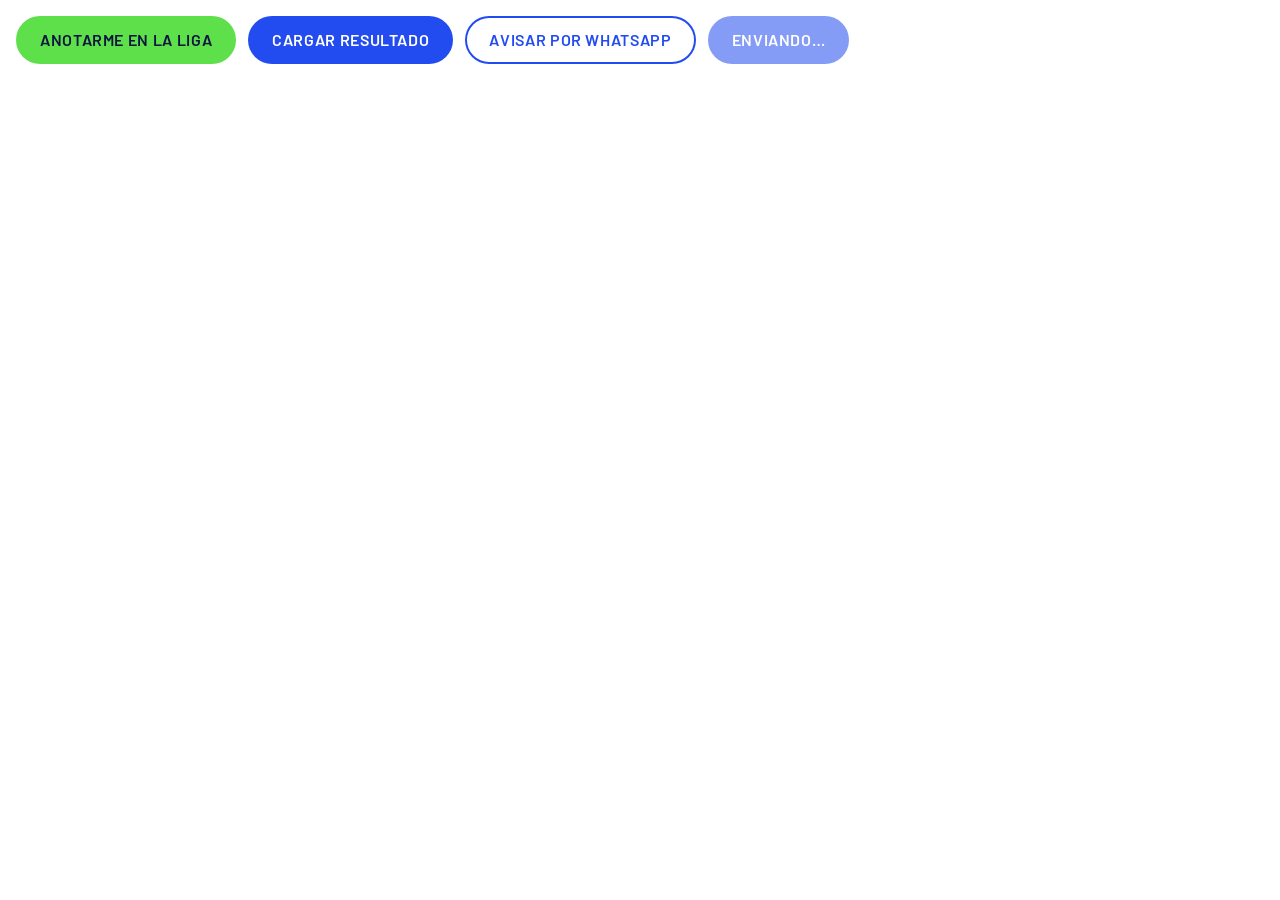
<file: design-system/componentes/Button.html>
<!doctype html>
<html>
<head>
<link rel="stylesheet" href="https://fonts.googleapis.com/css2?family=Barlow+Condensed:wght@600;700&family=Barlow:wght@400;600&display=swap">
<link rel="stylesheet" href="../tokens.css">
<link rel="stylesheet" href="../bundle.css">
<script>try{var m=location.search.match(/theme=(light|dark)/);if(m)document.documentElement.setAttribute("data-theme",m[1]);}catch(e){}</script><meta charset="utf-8"><meta name="viewport" content="width=device-width, initial-scale=1"><title>Button</title></head>
<body>
<div class="lp-row">
  <button class="lp-btn lp-btn--cta" type="button">Anotarme en la liga</button>
  <button class="lp-btn lp-btn--primary" type="button">Cargar resultado</button>
  <button class="lp-btn lp-btn--secondary" type="button">Avisar por WhatsApp</button>
  <button class="lp-btn lp-btn--primary" type="button" disabled>Enviando…</button>
</div>
</body>
</html>
</file>
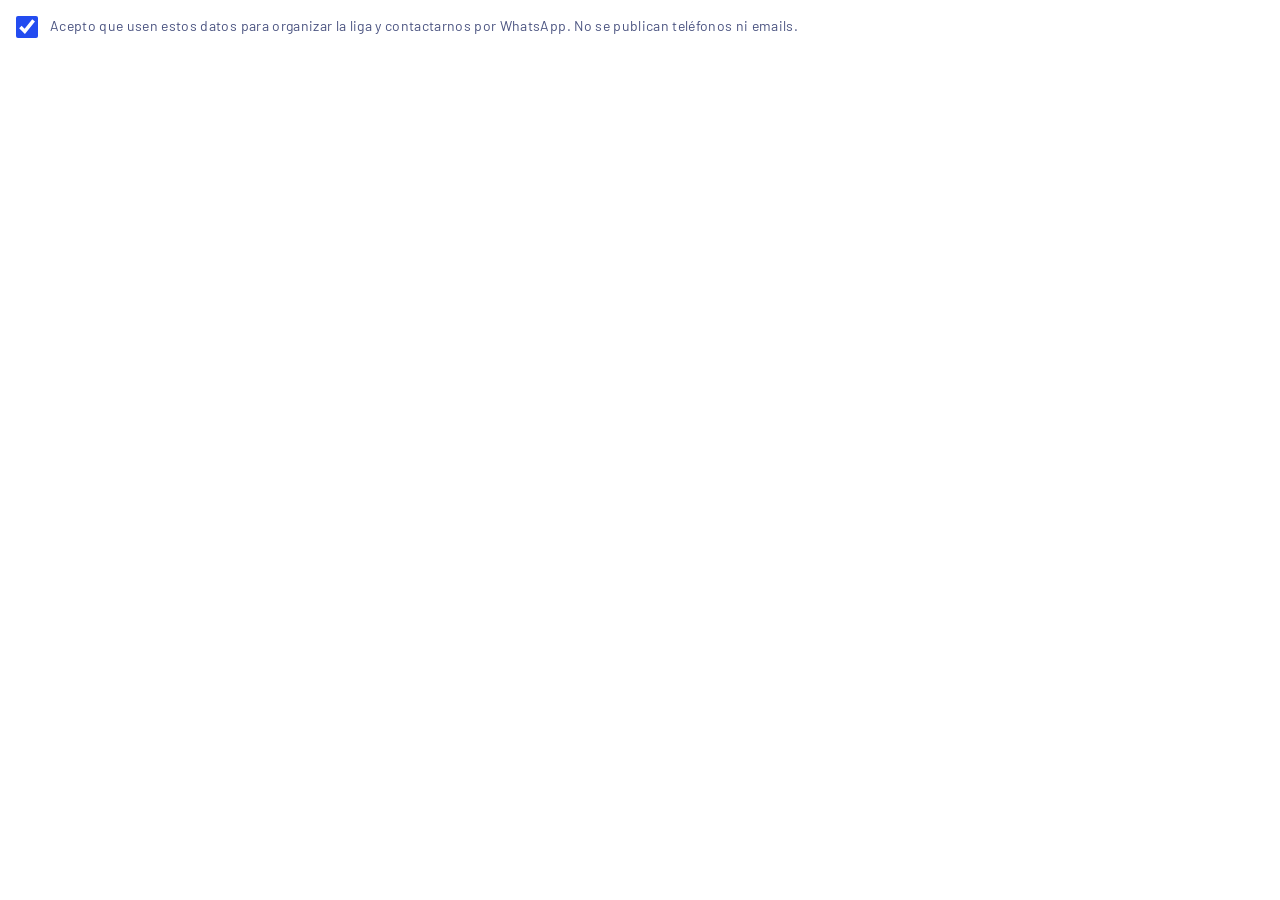
<file: design-system/componentes/Checkbox.html>
<!doctype html>
<html>
<head>
<link rel="stylesheet" href="https://fonts.googleapis.com/css2?family=Barlow+Condensed:wght@600;700&family=Barlow:wght@400;600&display=swap">
<link rel="stylesheet" href="../tokens.css">
<link rel="stylesheet" href="../bundle.css">
<script>try{var m=location.search.match(/theme=(light|dark)/);if(m)document.documentElement.setAttribute("data-theme",m[1]);}catch(e){}</script><meta charset="utf-8"><meta name="viewport" content="width=device-width, initial-scale=1"><title>Checkbox</title></head>
<body>
<div class="lp-stack">
  <label class="lp-check"><input type="checkbox" checked><span>Acepto que usen estos datos para organizar la liga y contactarnos por WhatsApp. No se publican teléfonos ni emails.</span></label>
</div>
</body>
</html>
</file>
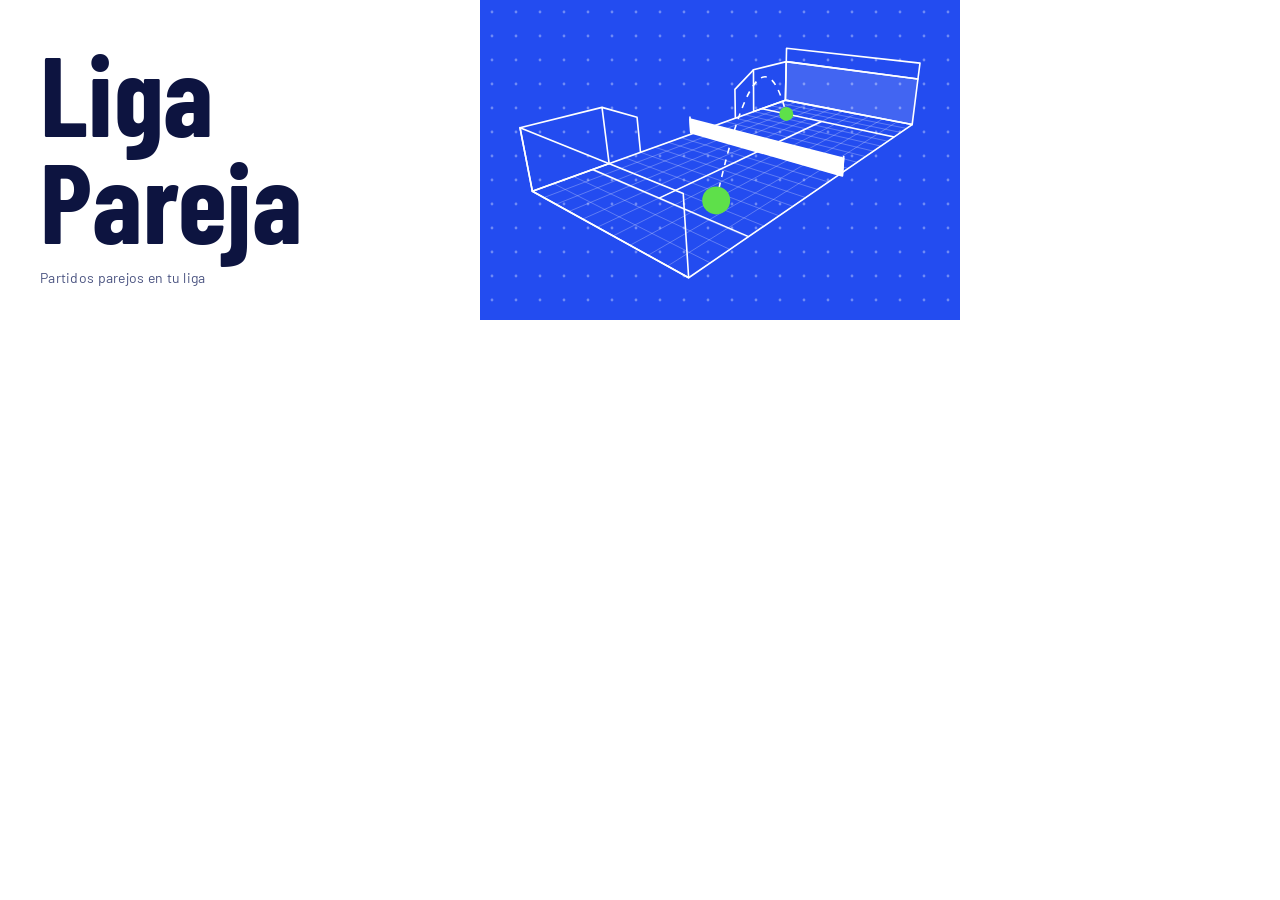
<file: design-system/componentes/Cover.html>
<!doctype html>
<html>
<head>
<link rel="stylesheet" href="https://fonts.googleapis.com/css2?family=Barlow+Condensed:wght@600;700&family=Barlow:wght@400;600&display=swap">
<link rel="stylesheet" href="../tokens.css">
<link rel="stylesheet" href="../bundle.css">
<script>try{var m=location.search.match(/theme=(light|dark)/);if(m)document.documentElement.setAttribute("data-theme",m[1]);}catch(e){}</script><meta charset="utf-8"><meta name="viewport" content="width=device-width, initial-scale=1"><title>Cover</title>
<style>
  html, body { margin: 0; background: var(--surface); }
  .cover { position: relative; width: 960px; height: 320px; overflow: hidden; }
  .cover svg { position: absolute; inset: 0; }
  .band { fill: var(--band); }
  .dot { fill: var(--on-band); opacity: .35; }
  .cl { stroke: var(--on-band); stroke-width: 1.6; fill: none; stroke-linejoin: round; }
  .cf { fill: var(--on-band); }
  .cw { fill: var(--on-band); fill-opacity: .14; }
  .ct { stroke: var(--on-band); stroke-width: .6; opacity: .45; }
  .traj { stroke: var(--on-band); stroke-width: 1.6; fill: none; stroke-dasharray: 6 6; }
  .ball { fill: var(--accent); }
  .arrow { fill: var(--on-band); }
  .text { position: absolute; left: 40px; bottom: 32px; max-width: 440px; }
  .name { font: 700 112px/0.95 var(--font-display); color: var(--ink); margin: 0; }
  .tagline { font: 400 14px/20px var(--font-text); letter-spacing: .02em; color: var(--ink-muted); margin: 16px 0 0; }
</style>
</head>
<body>
<div class="cover">
  <svg width="960" height="320" viewBox="0 0 960 320" aria-hidden="true">
    <!-- blocks: band (the campaign's electric blue) 480×320 bleeding top, right and bottom; accent ball disc r14
         arrangement: one negative slab on the right half, the court drawn inside it, the ball on its dashed trajectory
         pattern: literal motif, a padel court in perspective (glass walls, net, service lines, grid floor) in on-band hairlines plus the dot grid at dot-pitch, from the manual-of-instructions direction
         steps and radii: dot-pitch (24px) for the dots, space-10 insets for the court box -->
    <rect class="band" x="480" y="0" width="480" height="320"/>
    <circle class="dot" cx="492" cy="12" r="1.4"/><circle class="dot" cx="492" cy="36" r="1.4"/><circle class="dot" cx="492" cy="60" r="1.4"/><circle class="dot" cx="492" cy="84" r="1.4"/><circle class="dot" cx="492" cy="108" r="1.4"/><circle class="dot" cx="492" cy="132" r="1.4"/><circle class="dot" cx="492" cy="156" r="1.4"/><circle class="dot" cx="492" cy="180" r="1.4"/><circle class="dot" cx="492" cy="204" r="1.4"/><circle class="dot" cx="492" cy="228" r="1.4"/><circle class="dot" cx="492" cy="252" r="1.4"/><circle class="dot" cx="492" cy="276" r="1.4"/><circle class="dot" cx="492" cy="300" r="1.4"/><circle class="dot" cx="516" cy="12" r="1.4"/><circle class="dot" cx="516" cy="36" r="1.4"/><circle class="dot" cx="516" cy="60" r="1.4"/><circle class="dot" cx="516" cy="84" r="1.4"/><circle class="dot" cx="516" cy="108" r="1.4"/><circle class="dot" cx="516" cy="132" r="1.4"/><circle class="dot" cx="516" cy="156" r="1.4"/><circle class="dot" cx="516" cy="180" r="1.4"/><circle class="dot" cx="516" cy="204" r="1.4"/><circle class="dot" cx="516" cy="228" r="1.4"/><circle class="dot" cx="516" cy="252" r="1.4"/><circle class="dot" cx="516" cy="276" r="1.4"/><circle class="dot" cx="516" cy="300" r="1.4"/><circle class="dot" cx="540" cy="12" r="1.4"/><circle class="dot" cx="540" cy="36" r="1.4"/><circle class="dot" cx="540" cy="60" r="1.4"/><circle class="dot" cx="540" cy="84" r="1.4"/><circle class="dot" cx="540" cy="108" r="1.4"/><circle class="dot" cx="540" cy="132" r="1.4"/><circle class="dot" cx="540" cy="156" r="1.4"/><circle class="dot" cx="540" cy="180" r="1.4"/><circle class="dot" cx="540" cy="204" r="1.4"/><circle class="dot" cx="540" cy="228" r="1.4"/><circle class="dot" cx="540" cy="252" r="1.4"/><circle class="dot" cx="540" cy="276" r="1.4"/><circle class="dot" cx="540" cy="300" r="1.4"/><circle class="dot" cx="564" cy="12" r="1.4"/><circle class="dot" cx="564" cy="36" r="1.4"/><circle class="dot" cx="564" cy="60" r="1.4"/><circle class="dot" cx="564" cy="84" r="1.4"/><circle class="dot" cx="564" cy="108" r="1.4"/><circle class="dot" cx="564" cy="132" r="1.4"/><circle class="dot" cx="564" cy="156" r="1.4"/><circle class="dot" cx="564" cy="180" r="1.4"/><circle class="dot" cx="564" cy="204" r="1.4"/><circle class="dot" cx="564" cy="228" r="1.4"/><circle class="dot" cx="564" cy="252" r="1.4"/><circle class="dot" cx="564" cy="276" r="1.4"/><circle class="dot" cx="564" cy="300" r="1.4"/><circle class="dot" cx="588" cy="12" r="1.4"/><circle class="dot" cx="588" cy="36" r="1.4"/><circle class="dot" cx="588" cy="60" r="1.4"/><circle class="dot" cx="588" cy="84" r="1.4"/><circle class="dot" cx="588" cy="108" r="1.4"/><circle class="dot" cx="588" cy="132" r="1.4"/><circle class="dot" cx="588" cy="156" r="1.4"/><circle class="dot" cx="588" cy="180" r="1.4"/><circle class="dot" cx="588" cy="204" r="1.4"/><circle class="dot" cx="588" cy="228" r="1.4"/><circle class="dot" cx="588" cy="252" r="1.4"/><circle class="dot" cx="588" cy="276" r="1.4"/><circle class="dot" cx="588" cy="300" r="1.4"/><circle class="dot" cx="612" cy="12" r="1.4"/><circle class="dot" cx="612" cy="36" r="1.4"/><circle class="dot" cx="612" cy="60" r="1.4"/><circle class="dot" cx="612" cy="84" r="1.4"/><circle class="dot" cx="612" cy="108" r="1.4"/><circle class="dot" cx="612" cy="132" r="1.4"/><circle class="dot" cx="612" cy="156" r="1.4"/><circle class="dot" cx="612" cy="180" r="1.4"/><circle class="dot" cx="612" cy="204" r="1.4"/><circle class="dot" cx="612" cy="228" r="1.4"/><circle class="dot" cx="612" cy="252" r="1.4"/><circle class="dot" cx="612" cy="276" r="1.4"/><circle class="dot" cx="612" cy="300" r="1.4"/><circle class="dot" cx="636" cy="12" r="1.4"/><circle class="dot" cx="636" cy="36" r="1.4"/><circle class="dot" cx="636" cy="60" r="1.4"/><circle class="dot" cx="636" cy="84" r="1.4"/><circle class="dot" cx="636" cy="108" r="1.4"/><circle class="dot" cx="636" cy="132" r="1.4"/><circle class="dot" cx="636" cy="156" r="1.4"/><circle class="dot" cx="636" cy="180" r="1.4"/><circle class="dot" cx="636" cy="204" r="1.4"/><circle class="dot" cx="636" cy="228" r="1.4"/><circle class="dot" cx="636" cy="252" r="1.4"/><circle class="dot" cx="636" cy="276" r="1.4"/><circle class="dot" cx="636" cy="300" r="1.4"/><circle class="dot" cx="660" cy="12" r="1.4"/><circle class="dot" cx="660" cy="36" r="1.4"/><circle class="dot" cx="660" cy="60" r="1.4"/><circle class="dot" cx="660" cy="84" r="1.4"/><circle class="dot" cx="660" cy="108" r="1.4"/><circle class="dot" cx="660" cy="132" r="1.4"/><circle class="dot" cx="660" cy="156" r="1.4"/><circle class="dot" cx="660" cy="180" r="1.4"/><circle class="dot" cx="660" cy="204" r="1.4"/><circle class="dot" cx="660" cy="228" r="1.4"/><circle class="dot" cx="660" cy="252" r="1.4"/><circle class="dot" cx="660" cy="276" r="1.4"/><circle class="dot" cx="660" cy="300" r="1.4"/><circle class="dot" cx="684" cy="12" r="1.4"/><circle class="dot" cx="684" cy="36" r="1.4"/><circle class="dot" cx="684" cy="60" r="1.4"/><circle class="dot" cx="684" cy="84" r="1.4"/><circle class="dot" cx="684" cy="108" r="1.4"/><circle class="dot" cx="684" cy="132" r="1.4"/><circle class="dot" cx="684" cy="156" r="1.4"/><circle class="dot" cx="684" cy="180" r="1.4"/><circle class="dot" cx="684" cy="204" r="1.4"/><circle class="dot" cx="684" cy="228" r="1.4"/><circle class="dot" cx="684" cy="252" r="1.4"/><circle class="dot" cx="684" cy="276" r="1.4"/><circle class="dot" cx="684" cy="300" r="1.4"/><circle class="dot" cx="708" cy="12" r="1.4"/><circle class="dot" cx="708" cy="36" r="1.4"/><circle class="dot" cx="708" cy="60" r="1.4"/><circle class="dot" cx="708" cy="84" r="1.4"/><circle class="dot" cx="708" cy="108" r="1.4"/><circle class="dot" cx="708" cy="132" r="1.4"/><circle class="dot" cx="708" cy="156" r="1.4"/><circle class="dot" cx="708" cy="180" r="1.4"/><circle class="dot" cx="708" cy="204" r="1.4"/><circle class="dot" cx="708" cy="228" r="1.4"/><circle class="dot" cx="708" cy="252" r="1.4"/><circle class="dot" cx="708" cy="276" r="1.4"/><circle class="dot" cx="708" cy="300" r="1.4"/><circle class="dot" cx="732" cy="12" r="1.4"/><circle class="dot" cx="732" cy="36" r="1.4"/><circle class="dot" cx="732" cy="60" r="1.4"/><circle class="dot" cx="732" cy="84" r="1.4"/><circle class="dot" cx="732" cy="108" r="1.4"/><circle class="dot" cx="732" cy="132" r="1.4"/><circle class="dot" cx="732" cy="156" r="1.4"/><circle class="dot" cx="732" cy="180" r="1.4"/><circle class="dot" cx="732" cy="204" r="1.4"/><circle class="dot" cx="732" cy="228" r="1.4"/><circle class="dot" cx="732" cy="252" r="1.4"/><circle class="dot" cx="732" cy="276" r="1.4"/><circle class="dot" cx="732" cy="300" r="1.4"/><circle class="dot" cx="756" cy="12" r="1.4"/><circle class="dot" cx="756" cy="36" r="1.4"/><circle class="dot" cx="756" cy="60" r="1.4"/><circle class="dot" cx="756" cy="84" r="1.4"/><circle class="dot" cx="756" cy="108" r="1.4"/><circle class="dot" cx="756" cy="132" r="1.4"/><circle class="dot" cx="756" cy="156" r="1.4"/><circle class="dot" cx="756" cy="180" r="1.4"/><circle class="dot" cx="756" cy="204" r="1.4"/><circle class="dot" cx="756" cy="228" r="1.4"/><circle class="dot" cx="756" cy="252" r="1.4"/><circle class="dot" cx="756" cy="276" r="1.4"/><circle class="dot" cx="756" cy="300" r="1.4"/><circle class="dot" cx="780" cy="12" r="1.4"/><circle class="dot" cx="780" cy="36" r="1.4"/><circle class="dot" cx="780" cy="60" r="1.4"/><circle class="dot" cx="780" cy="84" r="1.4"/><circle class="dot" cx="780" cy="108" r="1.4"/><circle class="dot" cx="780" cy="132" r="1.4"/><circle class="dot" cx="780" cy="156" r="1.4"/><circle class="dot" cx="780" cy="180" r="1.4"/><circle class="dot" cx="780" cy="204" r="1.4"/><circle class="dot" cx="780" cy="228" r="1.4"/><circle class="dot" cx="780" cy="252" r="1.4"/><circle class="dot" cx="780" cy="276" r="1.4"/><circle class="dot" cx="780" cy="300" r="1.4"/><circle class="dot" cx="804" cy="12" r="1.4"/><circle class="dot" cx="804" cy="36" r="1.4"/><circle class="dot" cx="804" cy="60" r="1.4"/><circle class="dot" cx="804" cy="84" r="1.4"/><circle class="dot" cx="804" cy="108" r="1.4"/><circle class="dot" cx="804" cy="132" r="1.4"/><circle class="dot" cx="804" cy="156" r="1.4"/><circle class="dot" cx="804" cy="180" r="1.4"/><circle class="dot" cx="804" cy="204" r="1.4"/><circle class="dot" cx="804" cy="228" r="1.4"/><circle class="dot" cx="804" cy="252" r="1.4"/><circle class="dot" cx="804" cy="276" r="1.4"/><circle class="dot" cx="804" cy="300" r="1.4"/><circle class="dot" cx="828" cy="12" r="1.4"/><circle class="dot" cx="828" cy="36" r="1.4"/><circle class="dot" cx="828" cy="60" r="1.4"/><circle class="dot" cx="828" cy="84" r="1.4"/><circle class="dot" cx="828" cy="108" r="1.4"/><circle class="dot" cx="828" cy="132" r="1.4"/><circle class="dot" cx="828" cy="156" r="1.4"/><circle class="dot" cx="828" cy="180" r="1.4"/><circle class="dot" cx="828" cy="204" r="1.4"/><circle class="dot" cx="828" cy="228" r="1.4"/><circle class="dot" cx="828" cy="252" r="1.4"/><circle class="dot" cx="828" cy="276" r="1.4"/><circle class="dot" cx="828" cy="300" r="1.4"/><circle class="dot" cx="852" cy="12" r="1.4"/><circle class="dot" cx="852" cy="36" r="1.4"/><circle class="dot" cx="852" cy="60" r="1.4"/><circle class="dot" cx="852" cy="84" r="1.4"/><circle class="dot" cx="852" cy="108" r="1.4"/><circle class="dot" cx="852" cy="132" r="1.4"/><circle class="dot" cx="852" cy="156" r="1.4"/><circle class="dot" cx="852" cy="180" r="1.4"/><circle class="dot" cx="852" cy="204" r="1.4"/><circle class="dot" cx="852" cy="228" r="1.4"/><circle class="dot" cx="852" cy="252" r="1.4"/><circle class="dot" cx="852" cy="276" r="1.4"/><circle class="dot" cx="852" cy="300" r="1.4"/><circle class="dot" cx="876" cy="12" r="1.4"/><circle class="dot" cx="876" cy="36" r="1.4"/><circle class="dot" cx="876" cy="60" r="1.4"/><circle class="dot" cx="876" cy="84" r="1.4"/><circle class="dot" cx="876" cy="108" r="1.4"/><circle class="dot" cx="876" cy="132" r="1.4"/><circle class="dot" cx="876" cy="156" r="1.4"/><circle class="dot" cx="876" cy="180" r="1.4"/><circle class="dot" cx="876" cy="204" r="1.4"/><circle class="dot" cx="876" cy="228" r="1.4"/><circle class="dot" cx="876" cy="252" r="1.4"/><circle class="dot" cx="876" cy="276" r="1.4"/><circle class="dot" cx="876" cy="300" r="1.4"/><circle class="dot" cx="900" cy="12" r="1.4"/><circle class="dot" cx="900" cy="36" r="1.4"/><circle class="dot" cx="900" cy="60" r="1.4"/><circle class="dot" cx="900" cy="84" r="1.4"/><circle class="dot" cx="900" cy="108" r="1.4"/><circle class="dot" cx="900" cy="132" r="1.4"/><circle class="dot" cx="900" cy="156" r="1.4"/><circle class="dot" cx="900" cy="180" r="1.4"/><circle class="dot" cx="900" cy="204" r="1.4"/><circle class="dot" cx="900" cy="228" r="1.4"/><circle class="dot" cx="900" cy="252" r="1.4"/><circle class="dot" cx="900" cy="276" r="1.4"/><circle class="dot" cx="900" cy="300" r="1.4"/><circle class="dot" cx="924" cy="12" r="1.4"/><circle class="dot" cx="924" cy="36" r="1.4"/><circle class="dot" cx="924" cy="60" r="1.4"/><circle class="dot" cx="924" cy="84" r="1.4"/><circle class="dot" cx="924" cy="108" r="1.4"/><circle class="dot" cx="924" cy="132" r="1.4"/><circle class="dot" cx="924" cy="156" r="1.4"/><circle class="dot" cx="924" cy="180" r="1.4"/><circle class="dot" cx="924" cy="204" r="1.4"/><circle class="dot" cx="924" cy="228" r="1.4"/><circle class="dot" cx="924" cy="252" r="1.4"/><circle class="dot" cx="924" cy="276" r="1.4"/><circle class="dot" cx="924" cy="300" r="1.4"/><circle class="dot" cx="948" cy="12" r="1.4"/><circle class="dot" cx="948" cy="36" r="1.4"/><circle class="dot" cx="948" cy="60" r="1.4"/><circle class="dot" cx="948" cy="84" r="1.4"/><circle class="dot" cx="948" cy="108" r="1.4"/><circle class="dot" cx="948" cy="132" r="1.4"/><circle class="dot" cx="948" cy="156" r="1.4"/><circle class="dot" cx="948" cy="180" r="1.4"/><circle class="dot" cx="948" cy="204" r="1.4"/><circle class="dot" cx="948" cy="228" r="1.4"/><circle class="dot" cx="948" cy="252" r="1.4"/><circle class="dot" cx="948" cy="276" r="1.4"/><circle class="dot" cx="948" cy="300" r="1.4"/>
    <g transform="translate(757.3 143.2) scale(0.8915)"><line class="ct" x1="-252.3" y1="53.9" x2="31.5" y2="-48.3" vector-effect="non-scaling-stroke"/>
<line class="ct" x1="-239.4" y1="61.0" x2="43.6" y2="-46.0" vector-effect="non-scaling-stroke"/>
<line class="ct" x1="-225.8" y1="68.5" x2="56.1" y2="-43.6" vector-effect="non-scaling-stroke"/>
<line class="ct" x1="-211.3" y1="76.6" x2="69.0" y2="-41.1" vector-effect="non-scaling-stroke"/>
<line class="ct" x1="-195.8" y1="85.1" x2="82.4" y2="-38.5" vector-effect="non-scaling-stroke"/>
<line class="ct" x1="-179.4" y1="94.2" x2="96.2" y2="-35.9" vector-effect="non-scaling-stroke"/>
<line class="ct" x1="-161.7" y1="104.0" x2="110.6" y2="-33.1" vector-effect="non-scaling-stroke"/>
<line class="ct" x1="-142.8" y1="114.5" x2="125.5" y2="-30.2" vector-effect="non-scaling-stroke"/>
<line class="ct" x1="-122.5" y1="125.7" x2="140.9" y2="-27.3" vector-effect="non-scaling-stroke"/>
<line class="ct" x1="-100.7" y1="137.8" x2="157.0" y2="-24.2" vector-effect="non-scaling-stroke"/>
<line class="ct" x1="-77.0" y1="150.9" x2="173.7" y2="-20.9" vector-effect="non-scaling-stroke"/>
<line class="ct" x1="-252.3" y1="53.9" x2="-77.0" y2="150.9" vector-effect="non-scaling-stroke"/>
<line class="ct" x1="-228.5" y1="45.3" x2="-52.7" y2="134.3" vector-effect="non-scaling-stroke"/>
<line class="ct" x1="-206.3" y1="37.3" x2="-30.7" y2="119.2" vector-effect="non-scaling-stroke"/>
<line class="ct" x1="-185.6" y1="29.9" x2="-10.7" y2="105.4" vector-effect="non-scaling-stroke"/>
<line class="ct" x1="-166.2" y1="22.9" x2="7.7" y2="92.9" vector-effect="non-scaling-stroke"/>
<line class="ct" x1="-148.1" y1="16.4" x2="24.4" y2="81.4" vector-effect="non-scaling-stroke"/>
<line class="ct" x1="-131.0" y1="10.2" x2="39.9" y2="70.8" vector-effect="non-scaling-stroke"/>
<line class="ct" x1="-115.0" y1="4.4" x2="54.2" y2="61.0" vector-effect="non-scaling-stroke"/>
<line class="ct" x1="-99.9" y1="-1.0" x2="67.4" y2="51.9" vector-effect="non-scaling-stroke"/>
<line class="ct" x1="-85.6" y1="-6.2" x2="79.8" y2="43.5" vector-effect="non-scaling-stroke"/>
<line class="ct" x1="-72.1" y1="-11.0" x2="91.2" y2="35.6" vector-effect="non-scaling-stroke"/>
<line class="ct" x1="-59.2" y1="-15.6" x2="101.9" y2="28.3" vector-effect="non-scaling-stroke"/>
<line class="ct" x1="-47.1" y1="-20.0" x2="111.9" y2="21.4" vector-effect="non-scaling-stroke"/>
<line class="ct" x1="-35.5" y1="-24.2" x2="121.3" y2="15.0" vector-effect="non-scaling-stroke"/>
<line class="ct" x1="-24.6" y1="-28.1" x2="130.2" y2="8.9" vector-effect="non-scaling-stroke"/>
<line class="ct" x1="-14.1" y1="-31.9" x2="138.5" y2="3.2" vector-effect="non-scaling-stroke"/>
<line class="ct" x1="-4.1" y1="-35.5" x2="146.3" y2="-2.2" vector-effect="non-scaling-stroke"/>
<line class="ct" x1="5.4" y1="-38.9" x2="153.7" y2="-7.3" vector-effect="non-scaling-stroke"/>
<line class="ct" x1="14.5" y1="-42.2" x2="160.8" y2="-12.1" vector-effect="non-scaling-stroke"/>
<line class="ct" x1="23.2" y1="-45.3" x2="167.4" y2="-16.6" vector-effect="non-scaling-stroke"/>
<line class="ct" x1="31.5" y1="-48.3" x2="173.7" y2="-20.9" vector-effect="non-scaling-stroke"/>
<polygon class="cl" points="-252.3,53.9 -77.0,150.9 173.7,-20.9 31.5,-48.3" fill="none" vector-effect="non-scaling-stroke"/>
<polyline class="cl" points="-184.6,29.5 -9.7,104.8" vector-effect="non-scaling-stroke"/>
<polyline class="cl" points="4.9,-38.7 153.4,-7.0" vector-effect="non-scaling-stroke"/>
<polyline class="cl" points="-110.1,61.6 72.0,-24.4" vector-effect="non-scaling-stroke"/>
<polygon class="cl" fill="none" points="-252.3,53.9 -77.0,150.9 -83.1,56.4 -266.2,-17.4" vector-effect="non-scaling-stroke"/>
<polygon class="cl cw" points="31.5,-48.3 173.7,-20.9 180.2,-72.0 32.5,-91.5" vector-effect="non-scaling-stroke"/>
<polygon class="cl" fill="none" points="32.5,-91.5 180.2,-72.0 182.5,-89.8 32.8,-106.5" vector-effect="non-scaling-stroke"/>
<polygon class="cl" fill="none" points="31.5,-48.3 -4.1,-35.5 -4.3,-82.3 32.5,-91.5" vector-effect="non-scaling-stroke"/>
<polygon class="cl" fill="none" points="-166.2,22.9 -252.3,53.9 -266.2,-17.4 -174.2,-40.2" vector-effect="non-scaling-stroke"/>
<polyline class="cl" points="-4.3,-82.3 -25.1,-60.4 -24.6,-28.1" vector-effect="non-scaling-stroke"/>
<polyline class="cl" points="-174.2,-40.2 -134.9,-29.0 -131.0,10.2" vector-effect="non-scaling-stroke"/>
<polygon class="cl cf" points="-74.6,-11.8 95.4,36.8 96.8,17.0 -75.5,-27.0" vector-effect="non-scaling-stroke"/>
<polyline class="cl" points="-74.6,-11.8 -75.6,-30.0" vector-effect="non-scaling-stroke"/>
<polyline class="cl" points="95.4,36.8 97.0,14.2" vector-effect="non-scaling-stroke"/></g>
    <path class="traj" d="M716.2,200.4 Q759.1,9.0 786.3,113.9"/>
    <circle class="ball" cx="716.2" cy="200.4" r="14"/>
    <circle class="ball" cx="786.3" cy="113.9" r="7"/>
  </svg>
  <div class="text">
    <p class="name">Liga<br>Pareja</p>
    <p class="tagline">Partidos parejos en tu liga</p>
  </div>
</div>
</body>
</html>
</file>
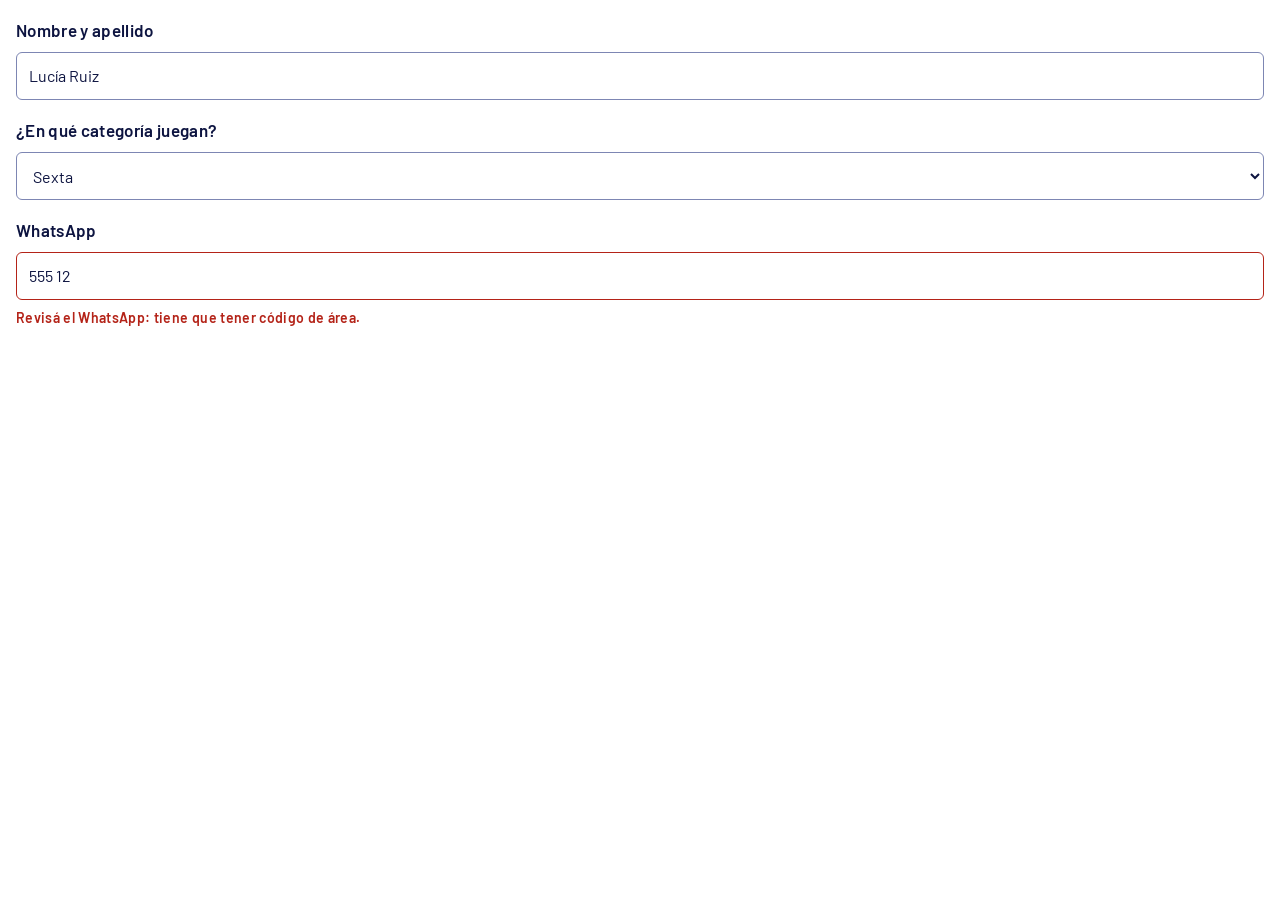
<file: design-system/componentes/Field.html>
<!doctype html>
<html>
<head>
<link rel="stylesheet" href="https://fonts.googleapis.com/css2?family=Barlow+Condensed:wght@600;700&family=Barlow:wght@400;600&display=swap">
<link rel="stylesheet" href="../tokens.css">
<link rel="stylesheet" href="../bundle.css">
<script>try{var m=location.search.match(/theme=(light|dark)/);if(m)document.documentElement.setAttribute("data-theme",m[1]);}catch(e){}</script><meta charset="utf-8"><meta name="viewport" content="width=device-width, initial-scale=1"><title>Field</title></head>
<body>
<div class="lp-stack">
  <label class="lp-field"><span class="lp-field__label">Nombre y apellido</span><input class="lp-input" value="Lucía Ruiz"></label>
  <label class="lp-field"><span class="lp-field__label">¿En qué categoría juegan?</span>
    <select class="lp-select"><option>Sexta</option><option>Quinta</option><option>Séptima</option></select></label>
  <label class="lp-field lp-field--error"><span class="lp-field__label">WhatsApp</span><input class="lp-input" value="555 12" inputmode="tel">
    <span class="lp-field__error">Revisá el WhatsApp: tiene que tener código de área.</span></label>
</div>
</body>
</html>
</file>
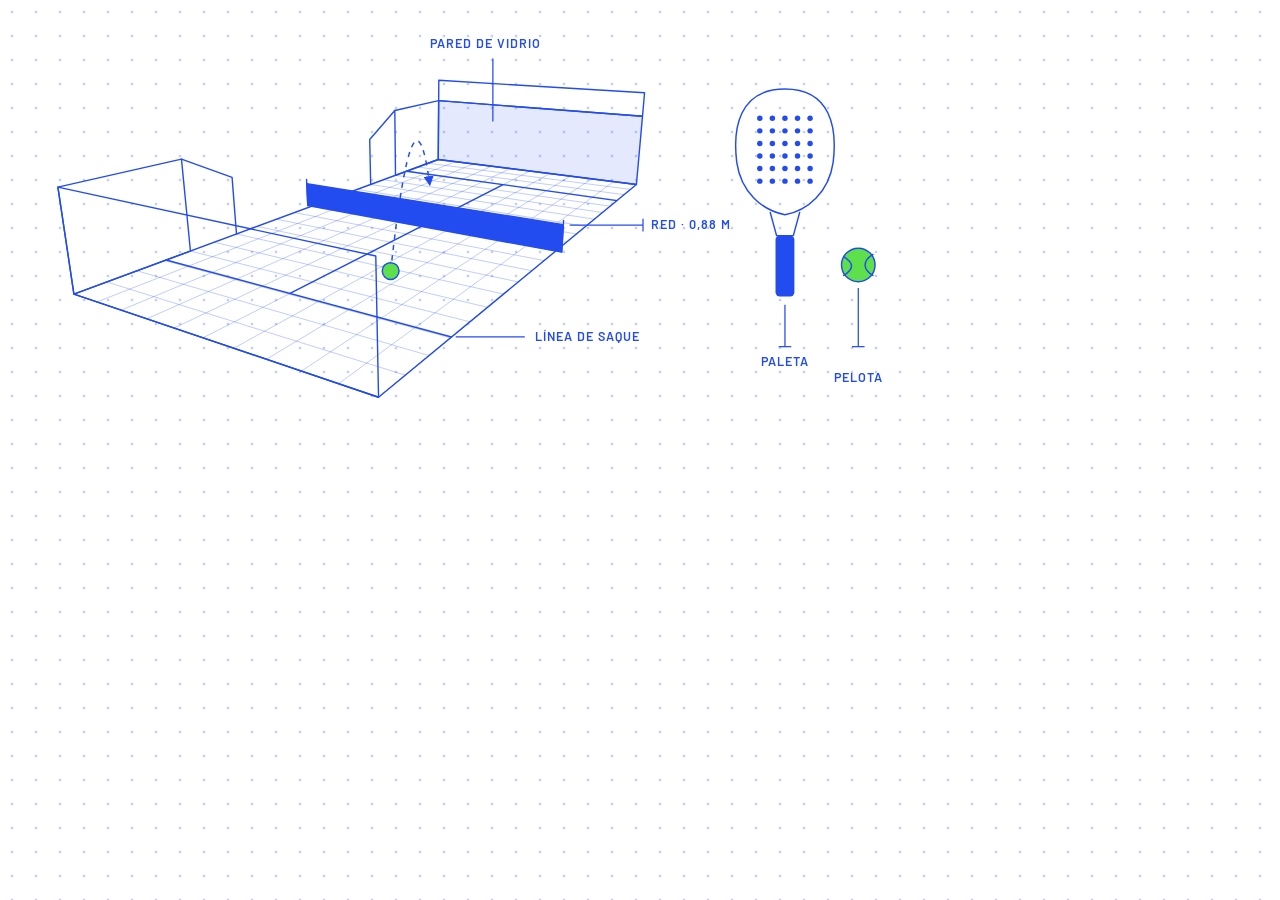
<file: design-system/componentes/IlustracionCancha.html>
<!doctype html>
<html>
<head>
<link rel="stylesheet" href="https://fonts.googleapis.com/css2?family=Barlow+Condensed:wght@600;700&family=Barlow:wght@400;600&display=swap">
<link rel="stylesheet" href="../tokens.css">
<link rel="stylesheet" href="../bundle.css">
<script>try{var m=location.search.match(/theme=(light|dark)/);if(m)document.documentElement.setAttribute("data-theme",m[1]);}catch(e){}</script><meta charset="utf-8"><meta name="viewport" content="width=device-width, initial-scale=1"><title>Ilustración: cancha anotada</title>
<style>
  .wrap { padding: var(--space-6) var(--space-4); max-width: 880px; }
  .art { width: 100%; height: auto; display: block; }
  .ml { stroke: var(--brand); stroke-width: 1.4; fill: none; stroke-linejoin: round; stroke-linecap: round; }
  .mf { fill: var(--brand); }
  .mw { fill: var(--brand); fill-opacity: .12; }
  .mt { stroke: var(--brand); stroke-width: .5; opacity: .55; }
  .mlf { fill: var(--brand); }
  .ballf { fill: var(--accent); stroke: var(--brand); stroke-width: 1.4; }
  .traj { stroke: var(--brand); stroke-width: 1.4; fill: none; stroke-dasharray: 5 5; }
  .lead { stroke: var(--brand); stroke-width: 1.2; }
  .tick { stroke: var(--brand); stroke-width: 1.2; }
  .lbl { font: 600 12px/1 var(--font-text); letter-spacing: .08em; fill: var(--brand); }
  .arrowhead { fill: var(--brand); }
</style>
</head>
<body class="lp-dots">
<div class="wrap">
  <svg class="art" viewBox="0 0 840 400" role="img" aria-label="Cancha de pádel en perspectiva con la trayectoria de la pelota, una paleta y anotaciones">
    <defs><marker id="ah" viewBox="0 0 10 10" refX="8" refY="5" markerWidth="7" markerHeight="7" orient="auto-start-reverse"><path class="arrowhead" d="M0,0 L10,5 L0,10 Z"/></marker></defs>
    <g transform="translate(387.0 172.5) scale(1.3164)"><line class="mt" x1="-252.0" y1="64.8" x2="12.2" y2="-32.8" vector-effect="non-scaling-stroke"/>
<line class="mt" x1="-235.3" y1="70.5" x2="24.7" y2="-31.2" vector-effect="non-scaling-stroke"/>
<line class="mt" x1="-217.6" y1="76.4" x2="37.6" y2="-29.6" vector-effect="non-scaling-stroke"/>
<line class="mt" x1="-199.0" y1="82.7" x2="50.9" y2="-27.9" vector-effect="non-scaling-stroke"/>
<line class="mt" x1="-179.3" y1="89.4" x2="64.5" y2="-26.2" vector-effect="non-scaling-stroke"/>
<line class="mt" x1="-158.3" y1="96.5" x2="78.6" y2="-24.4" vector-effect="non-scaling-stroke"/>
<line class="mt" x1="-136.1" y1="104.1" x2="93.1" y2="-22.6" vector-effect="non-scaling-stroke"/>
<line class="mt" x1="-112.4" y1="112.1" x2="108.1" y2="-20.7" vector-effect="non-scaling-stroke"/>
<line class="mt" x1="-87.1" y1="120.7" x2="123.5" y2="-18.8" vector-effect="non-scaling-stroke"/>
<line class="mt" x1="-60.1" y1="129.8" x2="139.4" y2="-16.8" vector-effect="non-scaling-stroke"/>
<line class="mt" x1="-31.1" y1="139.6" x2="155.9" y2="-14.7" vector-effect="non-scaling-stroke"/>
<line class="mt" x1="-252.0" y1="64.8" x2="-31.1" y2="139.6" vector-effect="non-scaling-stroke"/>
<line class="mt" x1="-228.2" y1="56.0" x2="-11.7" y2="123.6" vector-effect="non-scaling-stroke"/>
<line class="mt" x1="-206.3" y1="47.9" x2="5.6" y2="109.4" vector-effect="non-scaling-stroke"/>
<line class="mt" x1="-186.1" y1="40.5" x2="21.1" y2="96.5" vector-effect="non-scaling-stroke"/>
<line class="mt" x1="-167.5" y1="33.6" x2="35.2" y2="84.9" vector-effect="non-scaling-stroke"/>
<line class="mt" x1="-150.2" y1="27.2" x2="47.9" y2="74.4" vector-effect="non-scaling-stroke"/>
<line class="mt" x1="-134.1" y1="21.2" x2="59.6" y2="64.8" vector-effect="non-scaling-stroke"/>
<line class="mt" x1="-119.1" y1="15.7" x2="70.2" y2="56.0" vector-effect="non-scaling-stroke"/>
<line class="mt" x1="-105.0" y1="10.5" x2="80.0" y2="47.9" vector-effect="non-scaling-stroke"/>
<line class="mt" x1="-91.9" y1="5.7" x2="89.0" y2="40.5" vector-effect="non-scaling-stroke"/>
<line class="mt" x1="-79.5" y1="1.1" x2="97.4" y2="33.6" vector-effect="non-scaling-stroke"/>
<line class="mt" x1="-67.9" y1="-3.2" x2="105.1" y2="27.2" vector-effect="non-scaling-stroke"/>
<line class="mt" x1="-56.9" y1="-7.3" x2="112.3" y2="21.2" vector-effect="non-scaling-stroke"/>
<line class="mt" x1="-46.6" y1="-11.1" x2="119.1" y2="15.7" vector-effect="non-scaling-stroke"/>
<line class="mt" x1="-36.8" y1="-14.7" x2="125.3" y2="10.5" vector-effect="non-scaling-stroke"/>
<line class="mt" x1="-27.6" y1="-18.1" x2="131.2" y2="5.7" vector-effect="non-scaling-stroke"/>
<line class="mt" x1="-18.8" y1="-21.3" x2="136.8" y2="1.1" vector-effect="non-scaling-stroke"/>
<line class="mt" x1="-10.5" y1="-24.4" x2="142.0" y2="-3.2" vector-effect="non-scaling-stroke"/>
<line class="mt" x1="-2.6" y1="-27.3" x2="146.9" y2="-7.3" vector-effect="non-scaling-stroke"/>
<line class="mt" x1="5.0" y1="-30.1" x2="151.5" y2="-11.1" vector-effect="non-scaling-stroke"/>
<line class="mt" x1="12.2" y1="-32.8" x2="155.9" y2="-14.7" vector-effect="non-scaling-stroke"/>
<polygon class="ml" points="-252.0,64.8 -31.1,139.6 155.9,-14.7 12.2,-32.8" fill="none" vector-effect="non-scaling-stroke"/>
<polyline class="ml" points="-185.2,40.1 21.8,95.9" vector-effect="non-scaling-stroke"/>
<polyline class="ml" points="-10.9,-24.3 141.7,-3.0" vector-effect="non-scaling-stroke"/>
<polyline class="ml" points="-95.3,64.3 59.2,-14.5" vector-effect="non-scaling-stroke"/>
<polygon class="ml" fill="none" points="-252.0,64.8 -31.1,139.6 -33.1,37.2 -263.6,-12.8" vector-effect="non-scaling-stroke"/>
<polygon class="ml mw" points="12.2,-32.8 155.9,-14.7 160.3,-64.1 12.5,-75.5" vector-effect="non-scaling-stroke"/>
<polygon class="ml" fill="none" points="12.5,-75.5 160.3,-64.1 161.8,-81.2 12.6,-90.2" vector-effect="non-scaling-stroke"/>
<polygon class="ml" fill="none" points="12.2,-32.8 -18.8,-21.3 -19.3,-68.3 12.5,-75.5" vector-effect="non-scaling-stroke"/>
<polygon class="ml" fill="none" points="-167.5,33.6 -252.0,64.8 -263.6,-12.8 -174.0,-33.1" vector-effect="non-scaling-stroke"/>
<polyline class="ml" points="-19.3,-68.3 -37.5,-47.3 -36.8,-14.7" vector-effect="non-scaling-stroke"/>
<polyline class="ml" points="-174.0,-33.1 -137.3,-19.8 -134.1,21.2" vector-effect="non-scaling-stroke"/>
<polygon class="ml mf" points="-82.4,0.6 101.7,34.4 102.9,14.4 -83.1,-15.2" vector-effect="non-scaling-stroke"/>
<polyline class="ml" points="-82.4,0.6 -83.3,-18.3" vector-effect="non-scaling-stroke"/>
<polyline class="ml" points="101.7,34.4 103.1,11.5" vector-effect="non-scaling-stroke"/></g>
    <path class="traj" marker-end="url(#ah)" d="M357.6,235.8 Q379.6,39.2 394.9,153.0"/>
    <circle class="ballf" cx="357.6" cy="235.8" r="8"/>
    <line class="lead" x1="528.5" y1="192.0" x2="598.5" y2="192.0"/><line class="tick" x1="598.5" y1="186.0" x2="598.5" y2="198.0"/>
    <text class="lbl" x="606.5" y="196.0">RED · 0,88 M</text>
    <line class="lead" x1="455.2" y1="93.0" x2="455.2" y2="33.0"/>
    <text class="lbl" x="395.2" y="23.0">PARED DE VIDRIO</text>
    <line class="lead" x1="419.7" y1="298.7" x2="485.7" y2="298.7"/>
    <text class="lbl" x="495.7" y="302.7">LÍNEA DE SAQUE</text>
    <g transform="translate(34 0)"><path class="ml" d="M700,62 C744,62 750,100 746,132 C742,160 722,178 700,182 C678,178 658,160 654,132 C650,100 656,62 700,62 Z"/>
<path class="ml" d="M686,180 L692,202 L708,202 L714,180"/>
<rect class="mlf" x="691" y="202" width="18" height="58" rx="4"/>
<circle class="mlf" cx="676" cy="90" r="2.6"/><circle class="mlf" cx="676" cy="102" r="2.6"/><circle class="mlf" cx="676" cy="114" r="2.6"/><circle class="mlf" cx="676" cy="126" r="2.6"/><circle class="mlf" cx="676" cy="138" r="2.6"/><circle class="mlf" cx="676" cy="150" r="2.6"/><circle class="mlf" cx="688" cy="90" r="2.6"/><circle class="mlf" cx="688" cy="102" r="2.6"/><circle class="mlf" cx="688" cy="114" r="2.6"/><circle class="mlf" cx="688" cy="126" r="2.6"/><circle class="mlf" cx="688" cy="138" r="2.6"/><circle class="mlf" cx="688" cy="150" r="2.6"/><circle class="mlf" cx="700" cy="90" r="2.6"/><circle class="mlf" cx="700" cy="102" r="2.6"/><circle class="mlf" cx="700" cy="114" r="2.6"/><circle class="mlf" cx="700" cy="126" r="2.6"/><circle class="mlf" cx="700" cy="138" r="2.6"/><circle class="mlf" cx="700" cy="150" r="2.6"/><circle class="mlf" cx="712" cy="90" r="2.6"/><circle class="mlf" cx="712" cy="102" r="2.6"/><circle class="mlf" cx="712" cy="114" r="2.6"/><circle class="mlf" cx="712" cy="126" r="2.6"/><circle class="mlf" cx="712" cy="138" r="2.6"/><circle class="mlf" cx="712" cy="150" r="2.6"/><circle class="mlf" cx="724" cy="90" r="2.6"/><circle class="mlf" cx="724" cy="102" r="2.6"/><circle class="mlf" cx="724" cy="114" r="2.6"/><circle class="mlf" cx="724" cy="126" r="2.6"/><circle class="mlf" cx="724" cy="138" r="2.6"/><circle class="mlf" cx="724" cy="150" r="2.6"/>
    <circle class="ballf" cx="770" cy="230" r="16"/><path class="ml" d="M756,222 C766,228 766,234 756,240"/><path class="ml" d="M784,220 C774,226 774,234 784,240"/>
    <line class="lead" x1="700" y1="268" x2="700" y2="308"/><line class="tick" x1="694" y1="308" x2="706" y2="308"/>
    <text class="lbl" x="700" y="326" text-anchor="middle">PALETA</text>
    <line class="lead" x1="770" y1="252" x2="770" y2="308"/><line class="tick" x1="764" y1="308" x2="776" y2="308"/>
    <text class="lbl" x="770" y="342" text-anchor="middle">PELOTA</text></g>
  </svg>
</div>
</body>
</html>
</file>
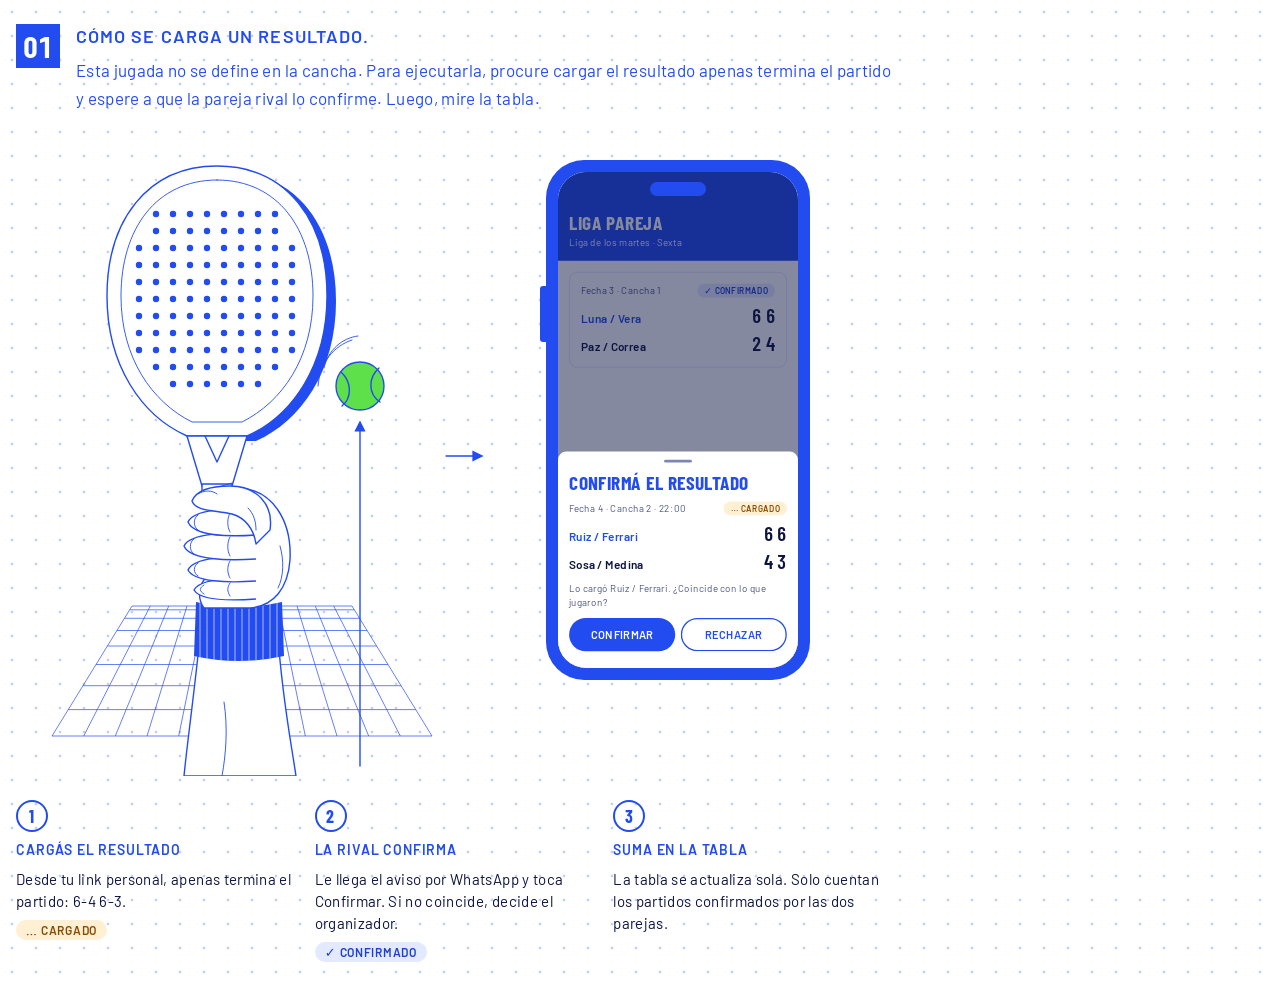
<file: design-system/componentes/ManualCarga.html>
<!doctype html>
<html>
<head>
<link rel="stylesheet" href="https://fonts.googleapis.com/css2?family=Barlow+Condensed:wght@600;700&family=Barlow:wght@400;600&display=swap">
<link rel="stylesheet" href="../tokens.css">
<link rel="stylesheet" href="../bundle.css">
<script>try{var m=location.search.match(/theme=(light|dark)/);if(m)document.documentElement.setAttribute("data-theme",m[1]);}catch(e){}</script><meta charset="utf-8"><meta name="viewport" content="width=device-width, initial-scale=1"><title>Manual: cómo se carga un resultado</title>
<style>
  .sheet { padding: var(--space-6) var(--space-4); display: grid; gap: var(--space-6); max-width: 880px; }
  .scene { display: flex; flex-wrap: wrap; justify-content: center; align-items: center; }
  .panel { width: 400px; height: 640px; display: block; }
  .link { width: 48px; height: 40px; display: block; }
  .ln { fill: none; stroke: var(--brand); stroke-width: 1.4; stroke-linecap: round; stroke-linejoin: round; }
  .dt { fill: none; stroke: var(--brand); stroke-width: .9; stroke-linecap: round; }
  .sk { fill: var(--surface); stroke: var(--brand); stroke-width: 1.4; stroke-linejoin: round; }
  .bl { fill: var(--brand); }
  .rib line { stroke: var(--on-brand); stroke-width: .9; opacity: .7; }
  .gr line { stroke: var(--brand); stroke-width: .7; }
  .ball { fill: var(--accent); stroke: var(--brand); stroke-width: 1.4; }
  .head { fill: var(--brand); }
  .phone { position: relative; width: 380px; height: 640px; flex: none; }
  .phone > svg { position: absolute; inset: 0; width: 380px; height: 640px; }
  .phone .front { pointer-events: none; }
  .screen { position: absolute; left: 68px; top: 36px; width: 240px; height: 496px; border-radius: 28px; overflow: hidden; background: var(--surface); }
  .app { position: relative; width: 346px; height: 715px; transform: scale(.6936); transform-origin: 0 0; background: var(--surface); font-family: var(--font-text); color: var(--ink); font-size: 17px; line-height: 28px; letter-spacing: .02em; }
  .app-head { padding: 56px var(--space-4) var(--space-4); display: grid; gap: var(--space-1); }
  .app-head b { font: 700 28px/32px var(--font-display); letter-spacing: .02em; text-transform: uppercase; }
  .app-head span { font-size: 14px; line-height: 20px; }
  .scrim { position: absolute; inset: 0; background: var(--scrim); }
  .modal { position: absolute; left: 0; right: 0; bottom: 0; background: var(--surface-raised); border-radius: var(--radius-md) var(--radius-md) 0 0; padding: var(--space-3) var(--space-4) var(--space-6); display: grid; gap: var(--space-3); }
  .grab { justify-self: center; width: 40px; height: 4px; border-radius: var(--radius-pill); background: var(--line-strong); }
  .modal h2 { margin: 0; font: 700 28px/32px var(--font-display); letter-spacing: .02em; text-transform: uppercase; color: var(--brand); }
  .steps { display: grid; grid-template-columns: repeat(auto-fit, minmax(220px, 1fr)); gap: var(--space-4); }
  .step { display: grid; gap: var(--space-2); justify-items: start; align-content: start; }
  .step p { margin: 0; font-size: 15px; line-height: 22px; color: var(--ink); }
  .step strong { font: 600 14px/20px var(--font-text); letter-spacing: .06em; text-transform: uppercase; color: var(--brand); }
</style>
</head>
<body class="lp-dots">
<div class="sheet">
  <div class="lp-play-head">
    <span class="lp-play">01</span>
    <div>
      <h3>Cómo se carga un resultado.</h3>
      <p>Esta jugada no se define en la cancha. Para ejecutarla, procure cargar el resultado apenas termina el partido y espere a que la pareja rival lo confirme. Luego, mire la tabla.</p>
    </div>
  </div>
  <div class="scene">
    <svg class="panel" viewBox="0 0 400 640" role="img" aria-label="Mano con muñequera que sostiene la paleta y la pelota que sube sobre un piso en grilla">
      <defs><marker id="up" viewBox="0 0 10 10" refX="5" refY="5" markerWidth="8" markerHeight="8" orient="auto"><path class="head" d="M0,0 L10,5 L0,10 Z"/></marker></defs>
      <g class="gr">
      <line x1="10.0" y1="600" x2="90.0" y2="470"/>
      <line x1="41.7" y1="600" x2="108.3" y2="470"/>
      <line x1="73.3" y1="600" x2="126.7" y2="470"/>
      <line x1="105.0" y1="600" x2="145.0" y2="470"/>
      <line x1="136.7" y1="600" x2="163.3" y2="470"/>
      <line x1="168.3" y1="600" x2="181.7" y2="470"/>
      <line x1="200.0" y1="600" x2="200.0" y2="470"/>
      <line x1="231.7" y1="600" x2="218.3" y2="470"/>
      <line x1="263.3" y1="600" x2="236.7" y2="470"/>
      <line x1="295.0" y1="600" x2="255.0" y2="470"/>
      <line x1="326.7" y1="600" x2="273.3" y2="470"/>
      <line x1="358.3" y1="600" x2="291.7" y2="470"/>
      <line x1="390.0" y1="600" x2="310.0" y2="470"/>
      <line x1="90.0" y1="470.0" x2="310.0" y2="470.0"/>
      <line x1="87.7" y1="473.8" x2="312.3" y2="473.8"/>
      <line x1="82.4" y1="482.3" x2="317.6" y2="482.3"/>
      <line x1="74.9" y1="494.5" x2="325.1" y2="494.5"/>
      <line x1="65.4" y1="510.0" x2="334.6" y2="510.0"/>
      <line x1="54.0" y1="528.5" x2="346.0" y2="528.5"/>
      <line x1="40.9" y1="549.7" x2="359.1" y2="549.7"/>
      <line x1="26.2" y1="573.6" x2="373.8" y2="573.6"/>
      <line x1="10.0" y1="600.0" x2="390.0" y2="600.0"/>
      </g>
      <line class="ln" x1="318" y1="630" x2="318" y2="290" marker-end="url(#up)"/>
      <path class="dt" d="M282,232 C286,214 300,202 316,200 M276,250 C278,226 292,210 310,204"/>
      <circle class="ball" cx="318" cy="250" r="24"/>
      <path class="ln" d="M299,236 C310,246 310,262 300,270 M337,232 C326,242 326,258 338,266"/>
      <path class="bl" d="M184,35 C254,35 294,90 294,165 C294,235 259,285 214,305 L154,305 C109,285 74,235 74,165 C74,90 114,35 184,35 Z"/>
      <path class="sk" d="M175,30 C245,30 285,85 285,160 C285,230 250,280 205,300 L145,300 C100,280 65,230 65,160 C65,85 105,30 175,30 Z"/>
      <path class="dt" d="M175,44 C236,44 271,93 271,160 C271,222 240,266 200,286 L150,286 C110,266 79,222 79,160 C79,93 114,44 175,44 Z"/>
      <g class="bl"><circle cx="114" cy="78" r="3.2"/><circle cx="131" cy="78" r="3.2"/><circle cx="148" cy="78" r="3.2"/><circle cx="165" cy="78" r="3.2"/><circle cx="182" cy="78" r="3.2"/><circle cx="199" cy="78" r="3.2"/><circle cx="216" cy="78" r="3.2"/><circle cx="233" cy="78" r="3.2"/><circle cx="114" cy="95" r="3.2"/><circle cx="131" cy="95" r="3.2"/><circle cx="148" cy="95" r="3.2"/><circle cx="165" cy="95" r="3.2"/><circle cx="182" cy="95" r="3.2"/><circle cx="199" cy="95" r="3.2"/><circle cx="216" cy="95" r="3.2"/><circle cx="233" cy="95" r="3.2"/><circle cx="97" cy="112" r="3.2"/><circle cx="114" cy="112" r="3.2"/><circle cx="131" cy="112" r="3.2"/><circle cx="148" cy="112" r="3.2"/><circle cx="165" cy="112" r="3.2"/><circle cx="182" cy="112" r="3.2"/><circle cx="199" cy="112" r="3.2"/><circle cx="216" cy="112" r="3.2"/><circle cx="233" cy="112" r="3.2"/><circle cx="250" cy="112" r="3.2"/><circle cx="97" cy="129" r="3.2"/><circle cx="114" cy="129" r="3.2"/><circle cx="131" cy="129" r="3.2"/><circle cx="148" cy="129" r="3.2"/><circle cx="165" cy="129" r="3.2"/><circle cx="182" cy="129" r="3.2"/><circle cx="199" cy="129" r="3.2"/><circle cx="216" cy="129" r="3.2"/><circle cx="233" cy="129" r="3.2"/><circle cx="250" cy="129" r="3.2"/><circle cx="97" cy="146" r="3.2"/><circle cx="114" cy="146" r="3.2"/><circle cx="131" cy="146" r="3.2"/><circle cx="148" cy="146" r="3.2"/><circle cx="165" cy="146" r="3.2"/><circle cx="182" cy="146" r="3.2"/><circle cx="199" cy="146" r="3.2"/><circle cx="216" cy="146" r="3.2"/><circle cx="233" cy="146" r="3.2"/><circle cx="250" cy="146" r="3.2"/><circle cx="97" cy="163" r="3.2"/><circle cx="114" cy="163" r="3.2"/><circle cx="131" cy="163" r="3.2"/><circle cx="148" cy="163" r="3.2"/><circle cx="165" cy="163" r="3.2"/><circle cx="182" cy="163" r="3.2"/><circle cx="199" cy="163" r="3.2"/><circle cx="216" cy="163" r="3.2"/><circle cx="233" cy="163" r="3.2"/><circle cx="250" cy="163" r="3.2"/><circle cx="97" cy="180" r="3.2"/><circle cx="114" cy="180" r="3.2"/><circle cx="131" cy="180" r="3.2"/><circle cx="148" cy="180" r="3.2"/><circle cx="165" cy="180" r="3.2"/><circle cx="182" cy="180" r="3.2"/><circle cx="199" cy="180" r="3.2"/><circle cx="216" cy="180" r="3.2"/><circle cx="233" cy="180" r="3.2"/><circle cx="250" cy="180" r="3.2"/><circle cx="97" cy="197" r="3.2"/><circle cx="114" cy="197" r="3.2"/><circle cx="131" cy="197" r="3.2"/><circle cx="148" cy="197" r="3.2"/><circle cx="165" cy="197" r="3.2"/><circle cx="182" cy="197" r="3.2"/><circle cx="199" cy="197" r="3.2"/><circle cx="216" cy="197" r="3.2"/><circle cx="233" cy="197" r="3.2"/><circle cx="250" cy="197" r="3.2"/><circle cx="97" cy="214" r="3.2"/><circle cx="114" cy="214" r="3.2"/><circle cx="131" cy="214" r="3.2"/><circle cx="148" cy="214" r="3.2"/><circle cx="165" cy="214" r="3.2"/><circle cx="182" cy="214" r="3.2"/><circle cx="199" cy="214" r="3.2"/><circle cx="216" cy="214" r="3.2"/><circle cx="233" cy="214" r="3.2"/><circle cx="250" cy="214" r="3.2"/><circle cx="114" cy="231" r="3.2"/><circle cx="131" cy="231" r="3.2"/><circle cx="148" cy="231" r="3.2"/><circle cx="165" cy="231" r="3.2"/><circle cx="182" cy="231" r="3.2"/><circle cx="199" cy="231" r="3.2"/><circle cx="216" cy="231" r="3.2"/><circle cx="233" cy="231" r="3.2"/><circle cx="131" cy="248" r="3.2"/><circle cx="148" cy="248" r="3.2"/><circle cx="165" cy="248" r="3.2"/><circle cx="182" cy="248" r="3.2"/><circle cx="199" cy="248" r="3.2"/><circle cx="216" cy="248" r="3.2"/></g>
      <path class="sk" d="M145,300 L205,300 L190,350 L160,350 Z"/>
      <path class="ln" d="M163,300 L175,326 L187,300"/>
      <rect class="sk" x="160" y="348" width="30" height="24"/>
      <g class="dt"><line x1="160" y1="356" x2="190" y2="347"/><line x1="160" y1="365" x2="190" y2="356"/></g>
      <path class="sk" d="M158,500 L236,500 C240,560 248,600 254,640 L142,640 C146,600 152,560 158,500 Z"/>
      <path class="dt" d="M182,566 C186,592 184,618 180,640"/>
      <path class="bl" d="M154,466 Q196,476 240,466 L242,520 Q196,530 152,520 Z"/>
      <clipPath id="band1"><path d="M154,466 Q196,476 240,466 L242,520 Q196,530 152,520 Z"/></clipPath>
      <g class="rib" clip-path="url(#band1)"><line x1="158" y1="466" x2="158" y2="530"/><line x1="165" y1="466" x2="165" y2="530"/><line x1="172" y1="466" x2="172" y2="530"/><line x1="179" y1="466" x2="179" y2="530"/><line x1="186" y1="466" x2="186" y2="530"/><line x1="193" y1="466" x2="193" y2="530"/><line x1="200" y1="466" x2="200" y2="530"/><line x1="207" y1="466" x2="207" y2="530"/><line x1="214" y1="466" x2="214" y2="530"/><line x1="221" y1="466" x2="221" y2="530"/><line x1="228" y1="466" x2="228" y2="530"/><line x1="235" y1="466" x2="235" y2="530"/></g>
      <path class="sk" d="M198,352 C230,354 250,384 248,424 C246,452 232,470 208,472 L162,472 C156,464 156,452 162,444 Z"/>
      <path class="dt" d="M238,410 C242,424 242,440 236,452"/>
      <path class="sk" d="M214,444 C186,442 158,443 152,454 C158,464 186,465 214,463"/>
      <path class="dt" d="M162,449 C157,452 157,455 162,458 M188,447 C185,452 185,455 188,460"/>
      <path class="sk" d="M214,422 C186,420 152,421 146,434 C152,446 186,447 214,445"/>
      <path class="dt" d="M156,427 C151,430 151,437 156,440 M188,425 C185,430 185,437 188,442"/>
      <path class="sk" d="M214,398 C186,396 148,397 142,410 C148,424 186,425 214,423"/>
      <path class="dt" d="M152,403 C147,406 147,415 152,418 M188,401 C185,406 185,415 188,420"/>
      <path class="sk" d="M214,374 C186,372 152,373 146,386 C152,400 186,401 214,399"/>
      <path class="dt" d="M156,379 C151,382 151,391 156,394 M188,377 C185,382 185,391 188,396"/>
      <path class="sk" d="M228,394 C232,368 214,350 188,350 C168,350 154,355 150,365 C154,376 174,374 190,378 C204,382 212,394 214,408 Z"/>
      <path class="dt" d="M156,358 C162,354 170,354 175,358 M206,372 C212,378 214,386 214,394"/>
    </svg>
    <svg class="link" viewBox="0 0 48 40" aria-hidden="true"><line class="ln" x1="4" y1="20" x2="36" y2="20" marker-end="url(#up)"/></svg>
    <div class="phone">
      <svg viewBox="0 0 380 640" aria-hidden="true">
        <rect class="bl" x="50" y="150" width="10" height="56" rx="3"/>
        <rect class="bl" x="56" y="24" width="264" height="520" rx="38"/>
      </svg>
      <div class="screen">
        <div class="app">
          <header class="lp-band app-head"><b>Liga Pareja</b><span>Liga de los martes · Sexta</span></header>
          <div class="lp-stack">
            <article class="lp-match">
              <div class="lp-match__meta"><span>Fecha 3 · Cancha 1</span><span class="lp-status lp-status--confirmed">Confirmado</span></div>
              <div class="lp-match__teams"><span class="lp-match__team lp-match__team--winner">Luna / Vera</span><span class="lp-match__score">6 6</span><span class="lp-match__team">Paz / Correa</span><span class="lp-match__score">2 4</span></div>
            </article>
          </div>
          <div class="scrim"></div>
          <div class="modal" role="dialog" aria-label="Confirmar resultado">
            <span class="grab"></span>
            <h2>Confirmá el resultado</h2>
            <div class="lp-match__meta"><span>Fecha 4 · Cancha 2 · 22:00</span><span class="lp-status lp-status--loaded">Cargado</span></div>
            <div class="lp-match__teams"><span class="lp-match__team lp-match__team--winner">Ruiz / Ferrari</span><span class="lp-match__score">6 6</span><span class="lp-match__team">Sosa / Medina</span><span class="lp-match__score">4 3</span></div>
            <p class="lp-field__help" style="margin:0">Lo cargó Ruiz / Ferrari. ¿Coincide con lo que jugaron?</p>
            <div class="lp-match__actions"><button class="lp-btn lp-btn--primary" type="button">Confirmar</button><button class="lp-btn lp-btn--secondary" type="button">Rechazar</button></div>
          </div>
        </div>
      </div>
      <svg class="front" viewBox="0 0 380 640" aria-hidden="true">
        <rect class="bl" x="160" y="46" width="56" height="14" rx="7"/>
      </svg>
    </div>
  </div>
  <div class="steps">
    <div class="step"><span class="lp-step">1</span><strong>Cargás el resultado</strong><p>Desde tu link personal, apenas termina el partido: 6-4 6-3.</p><span class="lp-status lp-status--loaded">Cargado</span></div>
    <div class="step"><span class="lp-step">2</span><strong>La rival confirma</strong><p>Le llega el aviso por WhatsApp y toca Confirmar. Si no coincide, decide el organizador.</p><span class="lp-status lp-status--confirmed">Confirmado</span></div>
    <div class="step"><span class="lp-step">3</span><strong>Suma en la tabla</strong><p>La tabla se actualiza sola. Solo cuentan los partidos confirmados por las dos parejas.</p></div>
  </div>
</div>
</body>
</html>
</file>
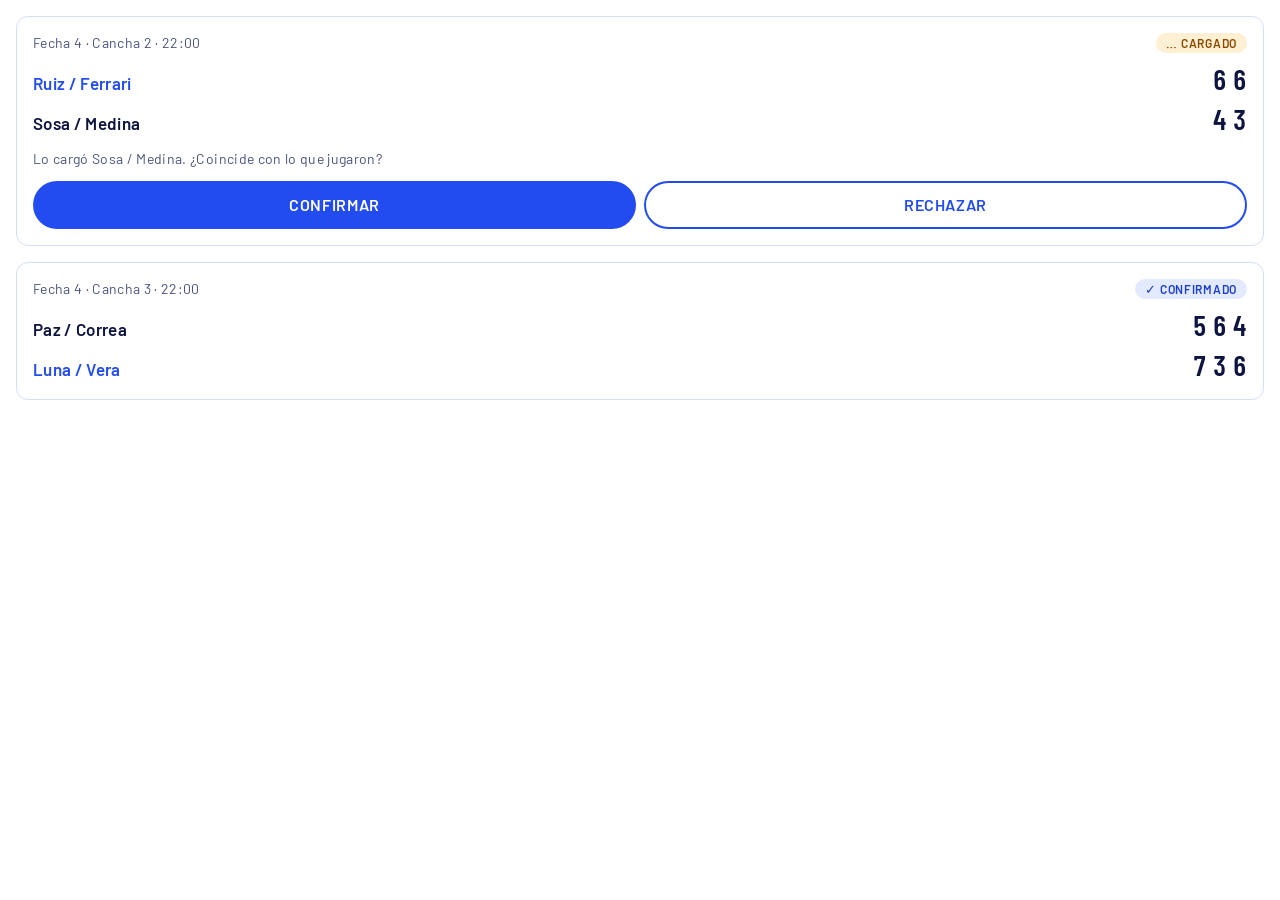
<file: design-system/componentes/MatchCard.html>
<!doctype html>
<html>
<head>
<link rel="stylesheet" href="https://fonts.googleapis.com/css2?family=Barlow+Condensed:wght@600;700&family=Barlow:wght@400;600&display=swap">
<link rel="stylesheet" href="../tokens.css">
<link rel="stylesheet" href="../bundle.css">
<script>try{var m=location.search.match(/theme=(light|dark)/);if(m)document.documentElement.setAttribute("data-theme",m[1]);}catch(e){}</script><meta charset="utf-8"><meta name="viewport" content="width=device-width, initial-scale=1"><title>MatchCard</title></head>
<body>
<div class="lp-stack">
  <article class="lp-match">
    <div class="lp-match__meta"><span>Fecha 4 · Cancha 2 · 22:00</span><span class="lp-status lp-status--loaded">Cargado</span></div>
    <div class="lp-match__teams">
      <span class="lp-match__team lp-match__team--winner">Ruiz / Ferrari</span><span class="lp-match__score">6 6</span>
      <span class="lp-match__team">Sosa / Medina</span><span class="lp-match__score">4 3</span>
    </div>
    <p class="lp-field__help" style="margin:0">Lo cargó Sosa / Medina. ¿Coincide con lo que jugaron?</p>
    <div class="lp-match__actions"><button class="lp-btn lp-btn--primary" type="button">Confirmar</button><button class="lp-btn lp-btn--secondary" type="button">Rechazar</button></div>
  </article>
  <article class="lp-match">
    <div class="lp-match__meta"><span>Fecha 4 · Cancha 3 · 22:00</span><span class="lp-status lp-status--confirmed">Confirmado</span></div>
    <div class="lp-match__teams">
      <span class="lp-match__team">Paz / Correa</span><span class="lp-match__score">5 6 4</span>
      <span class="lp-match__team lp-match__team--winner">Luna / Vera</span><span class="lp-match__score">7 3 6</span>
    </div>
  </article>
</div>
</body>
</html>
</file>
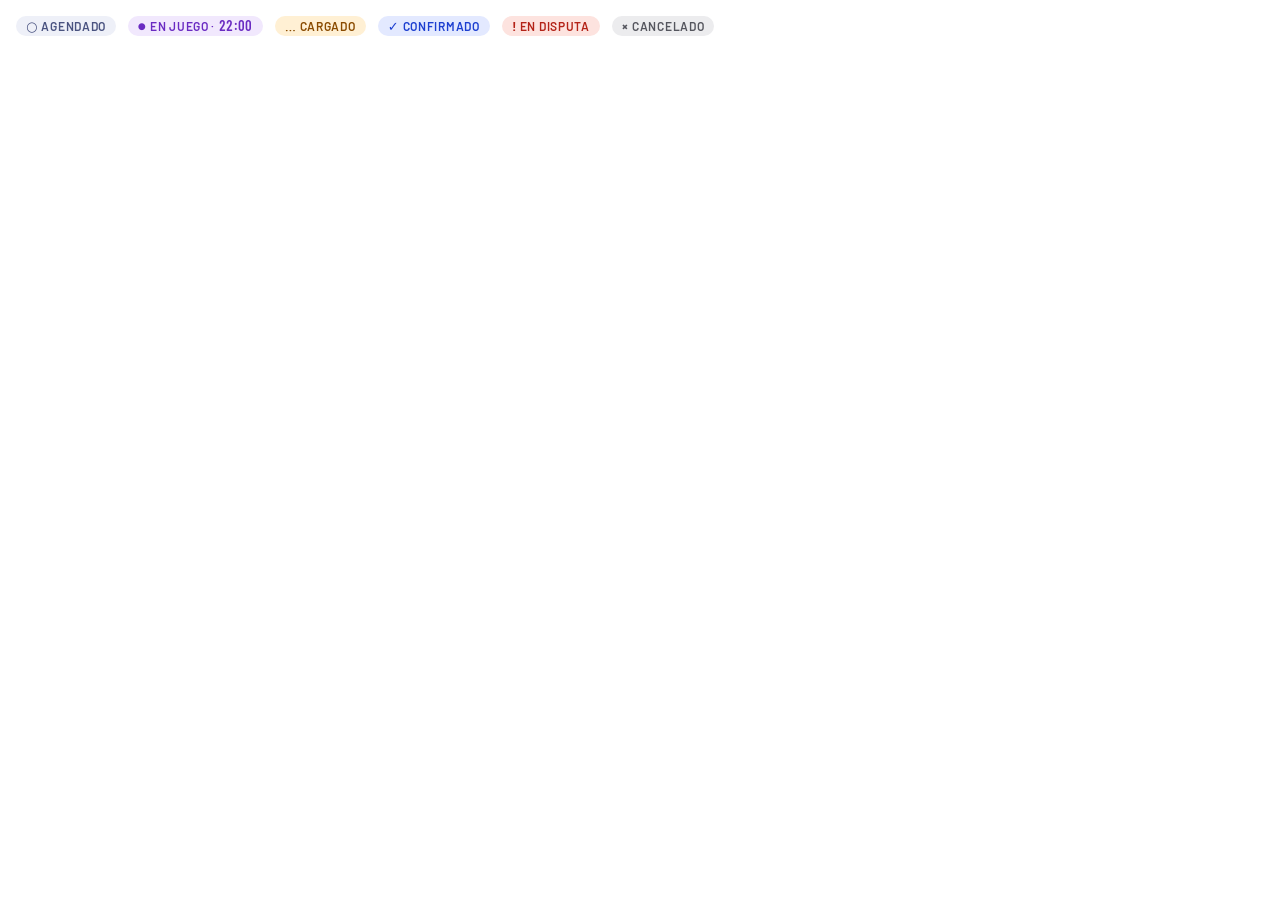
<file: design-system/componentes/MatchStatus.html>
<!doctype html>
<html>
<head>
<link rel="stylesheet" href="https://fonts.googleapis.com/css2?family=Barlow+Condensed:wght@600;700&family=Barlow:wght@400;600&display=swap">
<link rel="stylesheet" href="../tokens.css">
<link rel="stylesheet" href="../bundle.css">
<script>try{var m=location.search.match(/theme=(light|dark)/);if(m)document.documentElement.setAttribute("data-theme",m[1]);}catch(e){}</script><meta charset="utf-8"><meta name="viewport" content="width=device-width, initial-scale=1"><title>MatchStatus</title></head>
<body>
<div class="lp-row">
  <span class="lp-status lp-status--scheduled">Agendado</span>
  <span class="lp-status lp-status--playing">En juego · <span class="lp-status__time">22:00</span></span>
  <span class="lp-status lp-status--loaded">Cargado</span>
  <span class="lp-status lp-status--confirmed">Confirmado</span>
  <span class="lp-status lp-status--dispute">En disputa</span>
  <span class="lp-status lp-status--cancelled">Cancelado</span>
</div>
</body>
</html>
</file>
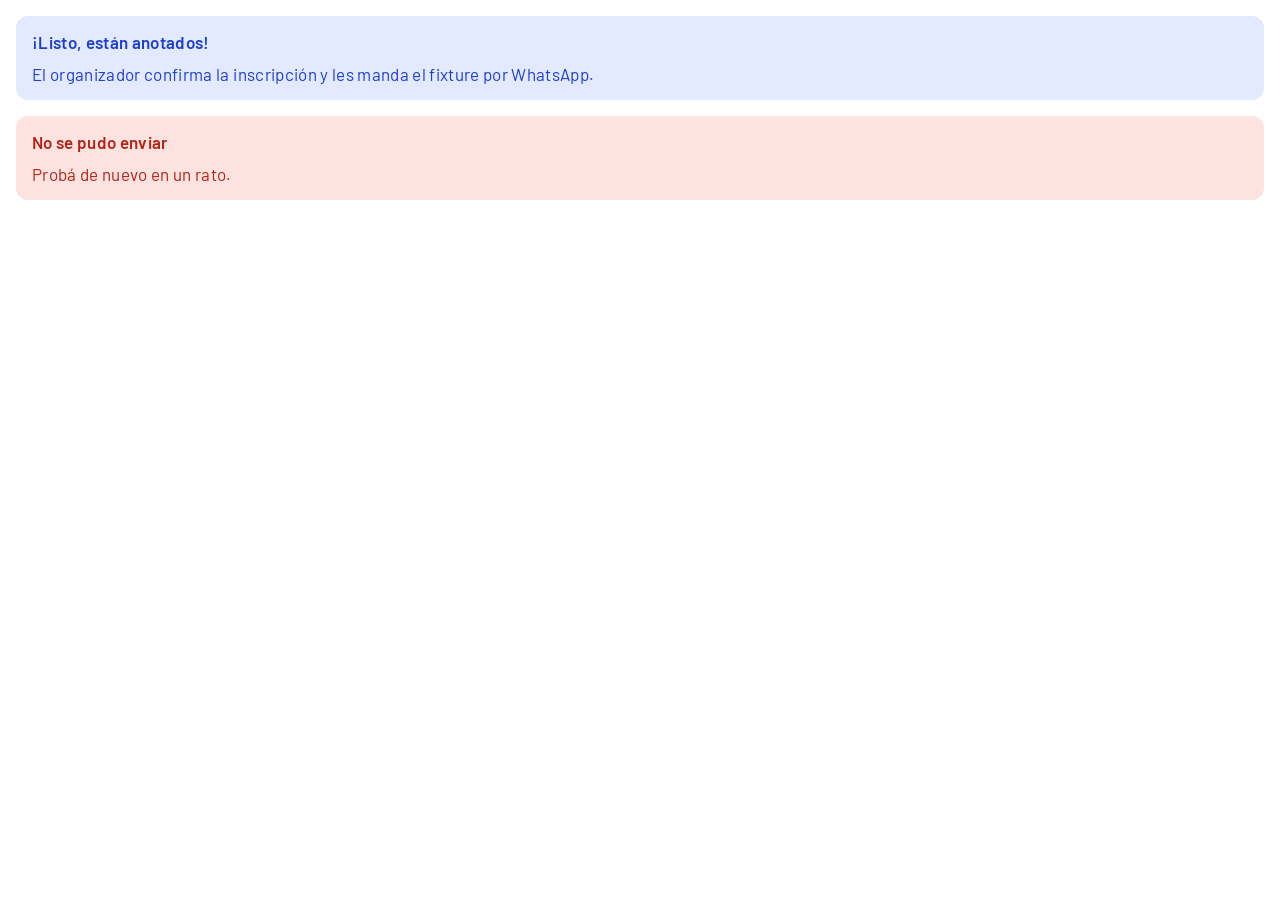
<file: design-system/componentes/Notice.html>
<!doctype html>
<html>
<head>
<link rel="stylesheet" href="https://fonts.googleapis.com/css2?family=Barlow+Condensed:wght@600;700&family=Barlow:wght@400;600&display=swap">
<link rel="stylesheet" href="../tokens.css">
<link rel="stylesheet" href="../bundle.css">
<script>try{var m=location.search.match(/theme=(light|dark)/);if(m)document.documentElement.setAttribute("data-theme",m[1]);}catch(e){}</script><meta charset="utf-8"><meta name="viewport" content="width=device-width, initial-scale=1"><title>Notice</title></head>
<body>
<div class="lp-stack">
  <div class="lp-notice lp-notice--success"><span class="lp-notice__title">¡Listo, están anotados!</span><span>El organizador confirma la inscripción y les manda el fixture por WhatsApp.</span></div>
  <div class="lp-notice lp-notice--error"><span class="lp-notice__title">No se pudo enviar</span><span>Probá de nuevo en un rato.</span></div>
</div>
</body>
</html>
</file>
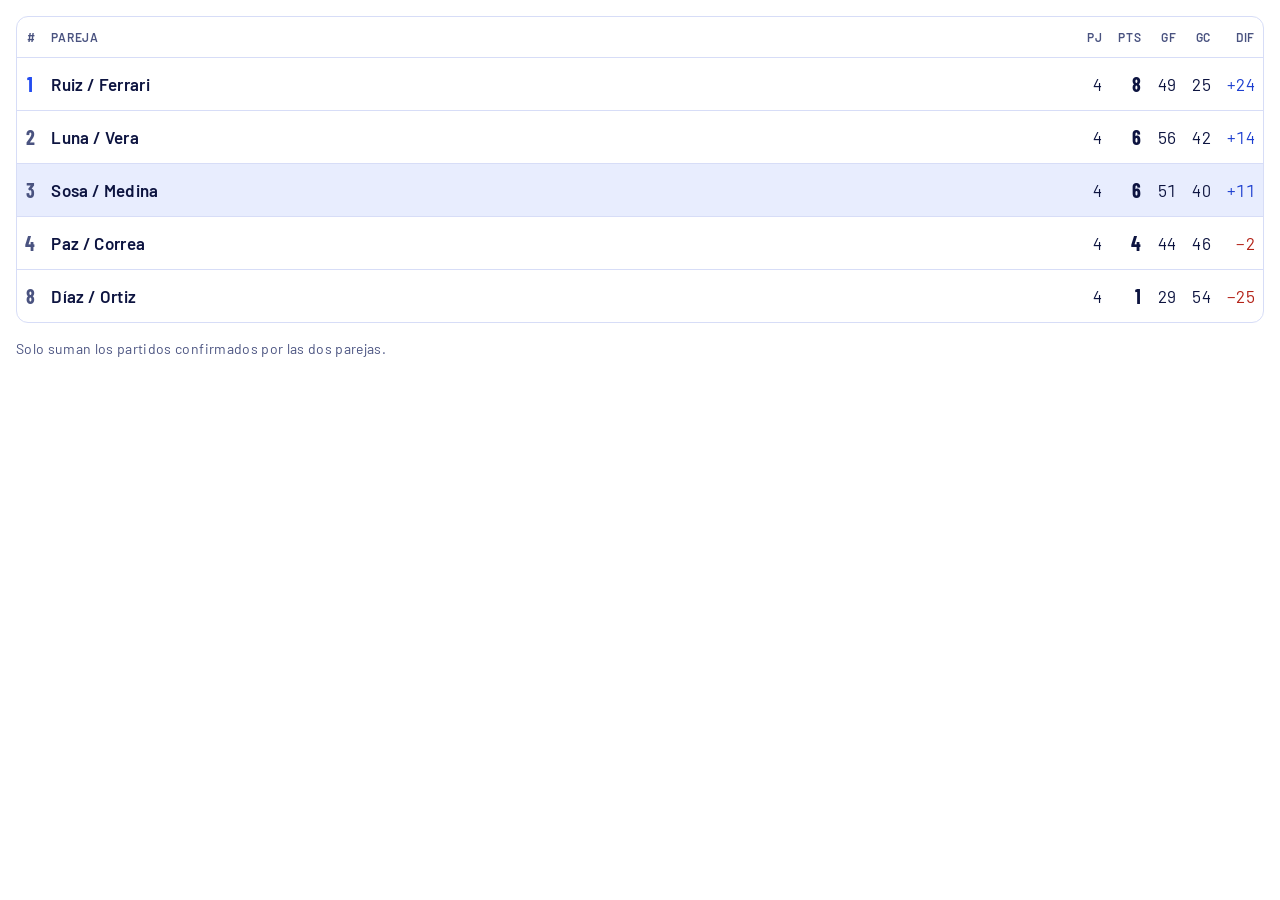
<file: design-system/componentes/StandingsTable.html>
<!doctype html>
<html>
<head>
<link rel="stylesheet" href="https://fonts.googleapis.com/css2?family=Barlow+Condensed:wght@600;700&family=Barlow:wght@400;600&display=swap">
<link rel="stylesheet" href="../tokens.css">
<link rel="stylesheet" href="../bundle.css">
<script>try{var m=location.search.match(/theme=(light|dark)/);if(m)document.documentElement.setAttribute("data-theme",m[1]);}catch(e){}</script><meta charset="utf-8"><meta name="viewport" content="width=device-width, initial-scale=1"><title>StandingsTable</title></head>
<body>
<div class="lp-stack"><div class="lp-table-wrap"><table class="lp-table">
<thead><tr><th>#</th><th>Pareja</th><th>PJ</th><th>Pts</th><th>GF</th><th>GC</th><th>Dif</th></tr></thead>
<tbody>
<tr class="is-leader"><td>1</td><td>Ruiz / Ferrari</td><td>4</td><td class="lp-pts">8</td><td>49</td><td>25</td><td class="lp-pos">+24</td></tr>
<tr><td>2</td><td>Luna / Vera</td><td>4</td><td class="lp-pts">6</td><td>56</td><td>42</td><td class="lp-pos">+14</td></tr>
<tr class="is-mine"><td>3</td><td>Sosa / Medina</td><td>4</td><td class="lp-pts">6</td><td>51</td><td>40</td><td class="lp-pos">+11</td></tr>
<tr><td>4</td><td>Paz / Correa</td><td>4</td><td class="lp-pts">4</td><td>44</td><td>46</td><td class="lp-neg">−2</td></tr>
<tr><td>8</td><td>Díaz / Ortiz</td><td>4</td><td class="lp-pts">1</td><td>29</td><td>54</td><td class="lp-neg">−25</td></tr>
</tbody></table></div>
<p class="lp-field__help" style="margin:0">Solo suman los partidos confirmados por las dos parejas.</p></div>
</body>
</html>
</file>
<file: styles.css>
/* Tokens de Liga Pareja (salen de design-system/tokens.json) */
:root {
  --surface: #ffffff;
  --surface-raised: #ffffff;
  --surface-sunken: #f3f5fe;
  --ink: #0d1440;
  --ink-muted: #4a5380;
  --line: #d7ddf7;
  --line-strong: #7d86b3;
  --brand: #234cf0;
  --brand-tint: #e8edfe;
  --on-brand: #ffffff;
  --band: #234cf0;
  --on-band: #ffffff;
  --accent: #5ee04a;
  --on-accent: #0d1440;
  --dots: #c3cdfb;
  --focus: #0d1440;
  --scrim: rgba(13, 20, 64, 0.5);
  --status-scheduled-fg: #4a5380;
  --status-scheduled-bg: #eef0f8;
  --status-playing-fg: #6a2bc2;
  --status-playing-bg: #f1e8fd;
  --status-loaded-fg: #8a4b00;
  --status-loaded-bg: #fff0d4;
  --status-confirmed-fg: #1d3fd0;
  --status-confirmed-bg: #e3e9ff;
  --status-dispute-fg: #b42318;
  --status-dispute-bg: #fde3df;
  --status-cancelled-fg: #55565e;
  --status-cancelled-bg: #ececee;
  --font-display: "Barlow Condensed", "Arial Narrow", system-ui, sans-serif;
  --font-text: "Barlow", system-ui, -apple-system, "Segoe UI", sans-serif;
  --space-1: 4px;
  --space-2: 8px;
  --space-3: 12px;
  --space-4: 16px;
  --space-6: 24px;
  --space-10: 40px;
  --dot-pitch: 24px;
  --radius-sm: 6px;
  --radius-md: 12px;
  --radius-pill: 999px;
}
@media (prefers-color-scheme: dark) {
  :root {
  --surface: #070d33;
  --surface-raised: #0f1847;
  --surface-sunken: #0b1240;
  --ink: #eef1ff;
  --ink-muted: #aab3e0;
  --line: #253070;
  --line-strong: #6f7bc0;
  --brand: #7f99ff;
  --brand-tint: #16226a;
  --on-brand: #070d33;
  --band: #234cf0;
  --on-band: #ffffff;
  --accent: #5ee04a;
  --on-accent: #0d1440;
  --dots: #25307a;
  --focus: #5ee04a;
  --scrim: rgba(0, 0, 0, 0.6);
  --status-scheduled-fg: #b7bfe6;
  --status-scheduled-bg: #1a2358;
  --status-playing-fg: #d4b8ff;
  --status-playing-bg: #2e1a57;
  --status-loaded-fg: #f6c96b;
  --status-loaded-bg: #3a2c0d;
  --status-confirmed-fg: #a9bbff;
  --status-confirmed-bg: #1b2a80;
  --status-dispute-fg: #ff9b8f;
  --status-dispute-bg: #43181a;
  --status-cancelled-fg: #c9cad2;
  --status-cancelled-bg: #2a2b35;
  }
}

/* Componentes del design system (design-system/components/bundle.css) */
/* Liga Pareja — componentes en CSS puro. Clases con prefijo lp-. Todos los valores salen de tokens.css. */
body { margin: 0; background: var(--surface); color: var(--ink); font-family: var(--font-text); font-size: 17px; line-height: 28px; letter-spacing: .02em; }
.lp-stack { display: grid; gap: var(--space-4); padding: var(--space-4); }
.lp-row { display: flex; flex-wrap: wrap; gap: var(--space-3); align-items: center; padding: var(--space-4); }
.lp-num { font-variant-numeric: tabular-nums; }

:where(.lp-btn, .lp-input, .lp-select, .lp-check input):focus-visible { outline: 2px solid var(--focus); outline-offset: 2px; }

/* Button */
.lp-btn { display: inline-flex; align-items: center; justify-content: center; gap: var(--space-2); min-height: 48px; padding: var(--space-3) var(--space-6); border-radius: var(--radius-pill); border: 0; font: 600 16px/24px var(--font-text); letter-spacing: .04em; text-transform: uppercase; cursor: pointer; text-decoration: none; }
.lp-btn--primary { background: var(--brand); color: var(--on-brand); }
.lp-btn--cta { background: var(--accent); color: var(--on-accent); }
.lp-btn--secondary { background: transparent; color: var(--brand); box-shadow: inset 0 0 0 2px var(--brand); }
.lp-btn--block { width: 100%; }
.lp-btn[disabled] { opacity: .55; cursor: not-allowed; }

/* Field */
.lp-field { display: grid; gap: var(--space-2); }
.lp-field__label { font-weight: 600; }
.lp-field__help { font-size: 14px; line-height: 20px; color: var(--ink-muted); }
.lp-field__error { font-size: 14px; line-height: 20px; color: var(--status-dispute-fg); font-weight: 600; }
.lp-input, .lp-select { font: 400 16px/24px var(--font-text); color: var(--ink); background: var(--surface-raised); border: 1px solid var(--line-strong); border-radius: var(--radius-sm); padding: 11px var(--space-3); width: 100%; box-sizing: border-box; min-height: 48px; }
.lp-field--error .lp-input { border-color: var(--status-dispute-fg); }

/* Checkbox */
.lp-check { display: flex; gap: var(--space-3); align-items: flex-start; font-size: 14px; line-height: 20px; color: var(--ink-muted); }
.lp-check input { width: 22px; height: 22px; margin: 0; accent-color: var(--brand); flex: none; }

/* MatchStatus */
.lp-status { display: inline-flex; align-items: center; gap: var(--space-1); padding: 2px 10px; border-radius: var(--radius-pill); font: 600 12px/16px var(--font-text); letter-spacing: .06em; text-transform: uppercase; white-space: nowrap; }
.lp-status::before { font-size: 13px; letter-spacing: 0; }
.lp-status--scheduled { background: var(--status-scheduled-bg); color: var(--status-scheduled-fg); }
.lp-status--scheduled::before { content: "○"; }
.lp-status--playing { background: var(--status-playing-bg); color: var(--status-playing-fg); }
.lp-status--playing::before { content: "●"; font-size: 9px; }
.lp-status__time { font-family: var(--font-display); font-size: 14px; letter-spacing: .02em; font-variant-numeric: tabular-nums; }
.lp-status--loaded { background: var(--status-loaded-bg); color: var(--status-loaded-fg); }
.lp-status--loaded::before { content: "…"; }
.lp-status--confirmed { background: var(--status-confirmed-bg); color: var(--status-confirmed-fg); }
.lp-status--confirmed::before { content: "✓"; }
.lp-status--dispute { background: var(--status-dispute-bg); color: var(--status-dispute-fg); }
.lp-status--dispute::before { content: "!"; font-weight: 700; }
.lp-status--cancelled { background: var(--status-cancelled-bg); color: var(--status-cancelled-fg); }
.lp-status--cancelled::before { content: "×"; font-weight: 700; }

/* MatchCard */
.lp-match { background: var(--surface-raised); border: 1px solid var(--line); border-radius: var(--radius-md); padding: var(--space-4); display: grid; gap: var(--space-3); }
.lp-match__meta { display: flex; justify-content: space-between; gap: var(--space-2); align-items: center; font-size: 14px; line-height: 20px; color: var(--ink-muted); }
.lp-match__teams { display: grid; grid-template-columns: 1fr auto; gap: var(--space-2) var(--space-3); align-items: baseline; }
.lp-match__team { font-weight: 600; min-width: 0; overflow-wrap: anywhere; }
.lp-match__team--winner { color: var(--brand); }
.lp-match__score { font: 600 28px/28px var(--font-display); font-variant-numeric: tabular-nums; letter-spacing: .02em; text-align: right; }
.lp-match__actions { display: flex; flex-wrap: wrap; gap: var(--space-2); }
.lp-match__actions .lp-btn { flex: 1 1 140px; min-height: 44px; padding-inline: var(--space-4); }

/* StandingsTable */
.lp-table-wrap { overflow-x: auto; background: var(--surface-raised); border: 1px solid var(--line); border-radius: var(--radius-md); }
.lp-table { width: 100%; border-collapse: collapse; font-variant-numeric: tabular-nums; }
.lp-table th { font: 600 12px/16px var(--font-text); letter-spacing: .06em; text-transform: uppercase; color: var(--ink-muted); text-align: right; padding: var(--space-3) var(--space-2); border-bottom: 1px solid var(--line); }
.lp-table td { padding: var(--space-3) var(--space-2); text-align: right; border-bottom: 1px solid var(--line); }
.lp-table tr:last-child td { border-bottom: 0; }
.lp-table th:nth-child(2), .lp-table td:nth-child(2) { text-align: left; width: 100%; }
.lp-table td:first-child { font: 700 20px/20px var(--font-display); color: var(--ink-muted); text-align: center; width: 2.5em; }
.lp-table td:nth-child(2) { font-weight: 600; }
.lp-table .lp-pts { font: 700 20px/20px var(--font-display); }
.lp-table tr.is-mine td { background: var(--brand-tint); }
.lp-table tr.is-leader td:first-child { color: var(--brand); }
.lp-table .lp-pos { color: var(--status-confirmed-fg); }
.lp-table .lp-neg { color: var(--status-dispute-fg); }

/* Notice */
.lp-notice { border-radius: var(--radius-md); padding: var(--space-3) var(--space-4); display: grid; gap: var(--space-1); }
.lp-notice__title { font-weight: 600; }
.lp-notice--success { background: var(--status-confirmed-bg); color: var(--status-confirmed-fg); }
.lp-notice--error { background: var(--status-dispute-bg); color: var(--status-dispute-fg); }
.lp-notice--info { background: var(--brand-tint); color: var(--ink); }

/* Manual: retícula, números y anotaciones */
.lp-dots { background-color: var(--surface); background-image: radial-gradient(circle, var(--dots) 1.5px, transparent 1.6px); background-size: var(--dot-pitch) var(--dot-pitch); }
.lp-band { background: var(--band); color: var(--on-band); }
.lp-headline { font: 700 56px/52px var(--font-display); text-transform: uppercase; letter-spacing: .01em; margin: 0; }
.lp-play { display: inline-grid; place-items: center; width: 44px; height: 44px; background: var(--band); color: var(--on-band); font: 700 30px/1 var(--font-display); font-variant-numeric: tabular-nums; flex: none; }
.lp-play-head { display: flex; gap: var(--space-4); align-items: flex-start; }
.lp-play-head h3 { font: 600 18px/24px var(--font-text); letter-spacing: .06em; text-transform: uppercase; color: var(--brand); margin: 0 0 var(--space-2); }
.lp-play-head p { margin: 0; color: var(--brand); }
.lp-step { display: inline-grid; place-items: center; width: 32px; height: 32px; border: 2px solid var(--brand); border-radius: 50%; color: var(--brand); font: 700 18px/1 var(--font-display); flex: none; box-sizing: border-box; }
.lp-annot { display: inline-flex; align-items: center; gap: var(--space-2); font: 600 12px/16px var(--font-text); letter-spacing: .08em; text-transform: uppercase; color: var(--brand); }
.lp-annot::after { content: ""; width: 72px; height: 0; border-top: 1.5px solid var(--brand); }
.lp-annot--left { flex-direction: row-reverse; }

/* Landing */
* { box-sizing: border-box; }
[hidden] { display: none !important; }
html { scroll-behavior: smooth; }
.wrap { max-width: 1040px; margin: 0 auto; padding: 0 var(--space-4); }
h2, h3, p { margin: 0; }

/* Encabezado en negativo */
.hero { padding: var(--space-6) 0 var(--space-10); background-image: radial-gradient(circle, rgba(255, 255, 255, .28) 1.5px, transparent 1.6px); background-size: var(--dot-pitch) var(--dot-pitch);
  /* Dentro del negativo la ilustración se dibuja en blanco sobre azul */
  --brand: var(--on-band); --surface: var(--band); --on-brand: var(--band); }
.hero__grid { display: grid; gap: var(--space-6); align-items: center; }
.hero__brand { font: 700 22px/24px var(--font-display); letter-spacing: .06em; text-transform: uppercase; }
.hero__text { display: grid; gap: var(--space-4); justify-items: start; padding-top: var(--space-6); }
.hero .lp-headline { font-size: clamp(44px, 11vw, 72px); line-height: .95; }
.hero__lead { max-width: 30em; }
.hero__art { width: 100%; max-width: 320px; height: auto; justify-self: center; display: block; }
@media (min-width: 760px) {
  .hero__grid { grid-template-columns: 1.2fr 1fr; }
  .hero__art { max-width: 380px; }
}

/* Secciones */
.section { padding: var(--space-10) 0 0; display: grid; gap: var(--space-6); }
.section-title { font: 700 28px/32px var(--font-display); letter-spacing: .02em; text-transform: uppercase; color: var(--brand); }
.cards { display: grid; gap: var(--space-4); }
@media (min-width: 760px) { .cards { grid-template-columns: repeat(3, 1fr); } }
.card { background: var(--surface-raised); border: 1px solid var(--line); border-radius: var(--radius-md); padding: var(--space-4); display: grid; gap: var(--space-2); align-content: start; }
.card h3 { font: 600 17px/28px var(--font-text); letter-spacing: .02em; }
.card p { color: var(--ink-muted); font-size: 15px; line-height: 22px; }
.card.value { padding: var(--space-6) var(--space-4); gap: var(--space-3); }
.card.value h3 { font: 700 28px/32px var(--font-display); letter-spacing: .02em; text-transform: uppercase; color: var(--brand); }
.card.value .lp-annot::after { width: 40px; }

/* Títulos de jugada: 5px más grandes que en el design system */
.section .lp-play-head h3 { font-size: 23px; line-height: 30px; }
.section .lp-play-head .lp-play { margin-top: 0; }

/* Cómo funciona */
.how { display: grid; gap: var(--space-6); align-items: center; }
@media (min-width: 860px) { .how { grid-template-columns: 1fr auto; } }
.section--como { gap: var(--space-4); }
.section--como .how { align-items: start; }
.lp-play-head--solo { align-items: center; }
.lp-play-head--solo h3 { margin: 0; }
.steps { list-style: none; margin: 0; padding: 0; display: grid; gap: var(--space-6); }
.steps li { display: grid; grid-template-columns: 32px 1fr; gap: var(--space-2) var(--space-4); align-items: start; }
.steps strong { font: 600 14px/32px var(--font-text); letter-spacing: .06em; text-transform: uppercase; color: var(--brand); }
.steps p { grid-column: 2; font-size: 15px; line-height: 22px; }
.note { color: var(--ink-muted); font-size: 15px; line-height: 22px; }
.phone-fit { justify-self: center; }
@media (max-width: 420px) { .phone-fit { zoom: .8; } }

/* Organizadores */
.org { background: var(--brand-tint); border-radius: var(--radius-md); padding: var(--space-6) var(--space-4); display: grid; gap: var(--space-4); justify-items: start; }
.org__text { display: grid; gap: var(--space-3); }
@media (min-width: 760px) {
  .org { grid-template-columns: 2fr 1fr; align-items: center; }
  .org .lp-btn { justify-self: end; }
}
.org h2 { font: 700 28px/32px var(--font-display); letter-spacing: .02em; text-transform: uppercase; color: var(--ink); }

/* Formulario */
.form { background: var(--surface-raised); border: 1px solid var(--line); border-radius: var(--radius-md); padding: var(--space-4); display: grid; gap: var(--space-6); max-width: 560px; }
.form fieldset { border: 1px solid var(--line); border-radius: var(--radius-md); padding: var(--space-4); margin: 0; display: grid; gap: var(--space-4); }
.form legend { padding: 0 var(--space-2); font: 600 12px/16px var(--font-text); letter-spacing: .08em; text-transform: uppercase; color: var(--brand); }
.hp { position: absolute; left: -9999px; width: 1px; height: 1px; overflow: hidden; }
.done { max-width: 560px; }
.footer { padding: var(--space-10) 0; color: var(--ink-muted); font-size: 14px; line-height: 20px; }

/* Ilustraciones de línea (estilo manual) */
.ln { fill: none; stroke: var(--brand); stroke-width: 1.4; stroke-linecap: round; stroke-linejoin: round; }
.dt { fill: none; stroke: var(--brand); stroke-width: .9; stroke-linecap: round; }
.sk { fill: var(--surface); stroke: var(--brand); stroke-width: 1.4; stroke-linejoin: round; }
.bl { fill: var(--brand); }
.rib line { stroke: var(--on-brand); stroke-width: .9; opacity: .7; }
.gr line { stroke: var(--brand); stroke-width: .7; }
.ball { fill: var(--accent); stroke: var(--brand); stroke-width: 1.4; }
.head { fill: var(--brand); }

/* Celular con la pantalla de confirmación */
.phone { position: relative; width: 380px; height: 560px; flex: none; }
.phone > svg { position: absolute; inset: 0; width: 380px; height: 640px; }
.phone .front { pointer-events: none; }
.screen { position: absolute; left: 68px; top: 36px; width: 240px; height: 496px; border-radius: 28px; overflow: hidden; background: var(--surface); }
.app { position: relative; width: 346px; height: 715px; transform: scale(.6936); transform-origin: 0 0; background: var(--surface); font-family: var(--font-text); color: var(--ink); font-size: 17px; line-height: 28px; letter-spacing: .02em; }
.app-head { padding: 56px var(--space-4) var(--space-4); display: grid; gap: var(--space-1); }
.app-head b { font: 700 28px/32px var(--font-display); letter-spacing: .02em; text-transform: uppercase; }
.app-head span { font-size: 14px; line-height: 20px; }
.scrim { position: absolute; inset: 0; background: var(--scrim); }
.modal { position: absolute; left: 0; right: 0; bottom: 0; background: var(--surface-raised); border-radius: var(--radius-md) var(--radius-md) 0 0; padding: var(--space-3) var(--space-4) var(--space-6); display: grid; gap: var(--space-3); }
.grab { justify-self: center; width: 40px; height: 4px; border-radius: var(--radius-pill); background: var(--line-strong); }
.modal h2 { margin: 0; font: 700 28px/32px var(--font-display); letter-spacing: .02em; text-transform: uppercase; color: var(--brand); }

/* Página de organizadores */
.hero__actions { display: flex; flex-wrap: wrap; gap: var(--space-4); align-items: center; }
.hero__link { color: var(--on-band); font-weight: 600; }
.compare { display: grid; background: var(--surface-raised); border: 1px solid var(--line); border-radius: var(--radius-md); }
.compare__row { display: grid; gap: var(--space-1); padding: var(--space-4); border-bottom: 1px solid var(--line); }
.compare__row:last-child { border-bottom: 0; }
.compare__row strong { font: 600 14px/24px var(--font-text); letter-spacing: .06em; text-transform: uppercase; color: var(--brand); }
.compare__row span { font-size: 15px; line-height: 22px; }
.compare__row span:nth-of-type(1) { color: var(--ink-muted); }
.compare__row span:nth-of-type(1)::before { content: "Hoy: "; font-weight: 600; }
.compare__row span:nth-of-type(2)::before { content: "Con Liga Pareja: "; font-weight: 600; color: var(--brand); }
.compare__head { display: none; }
@media (min-width: 760px) {
  .compare__row { grid-template-columns: 160px 1fr 1fr; gap: var(--space-6); }
  .compare__head { display: grid; font: 600 12px/16px var(--font-text); letter-spacing: .08em; text-transform: uppercase; color: var(--ink-muted); padding-block: var(--space-3); }
  .compare__row span:nth-of-type(n)::before { content: none; }
}
.board { max-width: 640px; }
.footer a { color: inherit; }
</file>
<file: design-system/tokens.css>
:root {
  --surface: #ffffff;
  --surface-raised: #ffffff;
  --surface-sunken: #f3f5fe;
  --ink: #0d1440;
  --ink-muted: #4a5380;
  --line: #d7ddf7;
  --line-strong: #7d86b3;
  --brand: #234cf0;
  --brand-tint: #e8edfe;
  --on-brand: #ffffff;
  --band: #234cf0;
  --on-band: #ffffff;
  --accent: #5ee04a;
  --on-accent: #0d1440;
  --dots: #c3cdfb;
  --focus: #0d1440;
  --scrim: rgba(13, 20, 64, 0.5);
  --status-scheduled-fg: #4a5380;
  --status-scheduled-bg: #eef0f8;
  --status-playing-fg: #6a2bc2;
  --status-playing-bg: #f1e8fd;
  --status-loaded-fg: #8a4b00;
  --status-loaded-bg: #fff0d4;
  --status-confirmed-fg: #1d3fd0;
  --status-confirmed-bg: #e3e9ff;
  --status-dispute-fg: #b42318;
  --status-dispute-bg: #fde3df;
  --status-cancelled-fg: #55565e;
  --status-cancelled-bg: #ececee;
  --font-display: "Barlow Condensed", "Arial Narrow", system-ui, sans-serif;
  --font-text: "Barlow", system-ui, -apple-system, "Segoe UI", sans-serif;
  --space-1: 4px;
  --space-2: 8px;
  --space-3: 12px;
  --space-4: 16px;
  --space-6: 24px;
  --space-10: 40px;
  --dot-pitch: 24px;
  --radius-sm: 6px;
  --radius-md: 12px;
  --radius-pill: 999px;
}
@media (prefers-color-scheme: dark) {
  :root:not([data-theme="light"]) {
  --surface: #070d33;
  --surface-raised: #0f1847;
  --surface-sunken: #0b1240;
  --ink: #eef1ff;
  --ink-muted: #aab3e0;
  --line: #253070;
  --line-strong: #6f7bc0;
  --brand: #7f99ff;
  --brand-tint: #16226a;
  --on-brand: #070d33;
  --band: #234cf0;
  --on-band: #ffffff;
  --accent: #5ee04a;
  --on-accent: #0d1440;
  --dots: #25307a;
  --focus: #5ee04a;
  --scrim: rgba(0, 0, 0, 0.6);
  --status-scheduled-fg: #b7bfe6;
  --status-scheduled-bg: #1a2358;
  --status-playing-fg: #d4b8ff;
  --status-playing-bg: #2e1a57;
  --status-loaded-fg: #f6c96b;
  --status-loaded-bg: #3a2c0d;
  --status-confirmed-fg: #a9bbff;
  --status-confirmed-bg: #1b2a80;
  --status-dispute-fg: #ff9b8f;
  --status-dispute-bg: #43181a;
  --status-cancelled-fg: #c9cad2;
  --status-cancelled-bg: #2a2b35;
  }
}
:root[data-theme="dark"] {
  --surface: #070d33;
  --surface-raised: #0f1847;
  --surface-sunken: #0b1240;
  --ink: #eef1ff;
  --ink-muted: #aab3e0;
  --line: #253070;
  --line-strong: #6f7bc0;
  --brand: #7f99ff;
  --brand-tint: #16226a;
  --on-brand: #070d33;
  --band: #234cf0;
  --on-band: #ffffff;
  --accent: #5ee04a;
  --on-accent: #0d1440;
  --dots: #25307a;
  --focus: #5ee04a;
  --scrim: rgba(0, 0, 0, 0.6);
  --status-scheduled-fg: #b7bfe6;
  --status-scheduled-bg: #1a2358;
  --status-playing-fg: #d4b8ff;
  --status-playing-bg: #2e1a57;
  --status-loaded-fg: #f6c96b;
  --status-loaded-bg: #3a2c0d;
  --status-confirmed-fg: #a9bbff;
  --status-confirmed-bg: #1b2a80;
  --status-dispute-fg: #ff9b8f;
  --status-dispute-bg: #43181a;
  --status-cancelled-fg: #c9cad2;
  --status-cancelled-bg: #2a2b35;
}
</file>
<file: design-system/bundle.css>
/* Liga Pareja — componentes en CSS puro. Clases con prefijo lp-. Todos los valores salen de tokens.css. */
body { margin: 0; background: var(--surface); color: var(--ink); font-family: var(--font-text); font-size: 17px; line-height: 28px; letter-spacing: .02em; }
.lp-stack { display: grid; gap: var(--space-4); padding: var(--space-4); }
.lp-row { display: flex; flex-wrap: wrap; gap: var(--space-3); align-items: center; padding: var(--space-4); }
.lp-num { font-variant-numeric: tabular-nums; }

:where(.lp-btn, .lp-input, .lp-select, .lp-check input):focus-visible { outline: 2px solid var(--focus); outline-offset: 2px; }

/* Button */
.lp-btn { display: inline-flex; align-items: center; justify-content: center; gap: var(--space-2); min-height: 48px; padding: var(--space-3) var(--space-6); border-radius: var(--radius-pill); border: 0; font: 600 16px/24px var(--font-text); letter-spacing: .04em; text-transform: uppercase; cursor: pointer; text-decoration: none; }
.lp-btn--primary { background: var(--brand); color: var(--on-brand); }
.lp-btn--cta { background: var(--accent); color: var(--on-accent); }
.lp-btn--secondary { background: transparent; color: var(--brand); box-shadow: inset 0 0 0 2px var(--brand); }
.lp-btn--block { width: 100%; }
.lp-btn[disabled] { opacity: .55; cursor: not-allowed; }

/* Field */
.lp-field { display: grid; gap: var(--space-2); }
.lp-field__label { font-weight: 600; }
.lp-field__help { font-size: 14px; line-height: 20px; color: var(--ink-muted); }
.lp-field__error { font-size: 14px; line-height: 20px; color: var(--status-dispute-fg); font-weight: 600; }
.lp-input, .lp-select { font: 400 16px/24px var(--font-text); color: var(--ink); background: var(--surface-raised); border: 1px solid var(--line-strong); border-radius: var(--radius-sm); padding: 11px var(--space-3); width: 100%; box-sizing: border-box; min-height: 48px; }
.lp-field--error .lp-input { border-color: var(--status-dispute-fg); }

/* Checkbox */
.lp-check { display: flex; gap: var(--space-3); align-items: flex-start; font-size: 14px; line-height: 20px; color: var(--ink-muted); }
.lp-check input { width: 22px; height: 22px; margin: 0; accent-color: var(--brand); flex: none; }

/* MatchStatus */
.lp-status { display: inline-flex; align-items: center; gap: var(--space-1); padding: 2px 10px; border-radius: var(--radius-pill); font: 600 12px/16px var(--font-text); letter-spacing: .06em; text-transform: uppercase; white-space: nowrap; }
.lp-status::before { font-size: 13px; letter-spacing: 0; }
.lp-status--scheduled { background: var(--status-scheduled-bg); color: var(--status-scheduled-fg); }
.lp-status--scheduled::before { content: "○"; }
.lp-status--playing { background: var(--status-playing-bg); color: var(--status-playing-fg); }
.lp-status--playing::before { content: "●"; font-size: 9px; }
.lp-status__time { font-family: var(--font-display); font-size: 14px; letter-spacing: .02em; font-variant-numeric: tabular-nums; }
.lp-status--loaded { background: var(--status-loaded-bg); color: var(--status-loaded-fg); }
.lp-status--loaded::before { content: "…"; }
.lp-status--confirmed { background: var(--status-confirmed-bg); color: var(--status-confirmed-fg); }
.lp-status--confirmed::before { content: "✓"; }
.lp-status--dispute { background: var(--status-dispute-bg); color: var(--status-dispute-fg); }
.lp-status--dispute::before { content: "!"; font-weight: 700; }
.lp-status--cancelled { background: var(--status-cancelled-bg); color: var(--status-cancelled-fg); }
.lp-status--cancelled::before { content: "×"; font-weight: 700; }

/* MatchCard */
.lp-match { background: var(--surface-raised); border: 1px solid var(--line); border-radius: var(--radius-md); padding: var(--space-4); display: grid; gap: var(--space-3); }
.lp-match__meta { display: flex; justify-content: space-between; gap: var(--space-2); align-items: center; font-size: 14px; line-height: 20px; color: var(--ink-muted); }
.lp-match__teams { display: grid; grid-template-columns: 1fr auto; gap: var(--space-2) var(--space-3); align-items: baseline; }
.lp-match__team { font-weight: 600; min-width: 0; overflow-wrap: anywhere; }
.lp-match__team--winner { color: var(--brand); }
.lp-match__score { font: 600 28px/28px var(--font-display); font-variant-numeric: tabular-nums; letter-spacing: .02em; text-align: right; }
.lp-match__actions { display: flex; flex-wrap: wrap; gap: var(--space-2); }
.lp-match__actions .lp-btn { flex: 1 1 140px; min-height: 44px; padding-inline: var(--space-4); }

/* StandingsTable */
.lp-table-wrap { overflow-x: auto; background: var(--surface-raised); border: 1px solid var(--line); border-radius: var(--radius-md); }
.lp-table { width: 100%; border-collapse: collapse; font-variant-numeric: tabular-nums; }
.lp-table th { font: 600 12px/16px var(--font-text); letter-spacing: .06em; text-transform: uppercase; color: var(--ink-muted); text-align: right; padding: var(--space-3) var(--space-2); border-bottom: 1px solid var(--line); }
.lp-table td { padding: var(--space-3) var(--space-2); text-align: right; border-bottom: 1px solid var(--line); }
.lp-table tr:last-child td { border-bottom: 0; }
.lp-table th:nth-child(2), .lp-table td:nth-child(2) { text-align: left; width: 100%; }
.lp-table td:first-child { font: 700 20px/20px var(--font-display); color: var(--ink-muted); text-align: center; width: 2.5em; }
.lp-table td:nth-child(2) { font-weight: 600; }
.lp-table .lp-pts { font: 700 20px/20px var(--font-display); }
.lp-table tr.is-mine td { background: var(--brand-tint); }
.lp-table tr.is-leader td:first-child { color: var(--brand); }
.lp-table .lp-pos { color: var(--status-confirmed-fg); }
.lp-table .lp-neg { color: var(--status-dispute-fg); }

/* Notice */
.lp-notice { border-radius: var(--radius-md); padding: var(--space-3) var(--space-4); display: grid; gap: var(--space-1); }
.lp-notice__title { font-weight: 600; }
.lp-notice--success { background: var(--status-confirmed-bg); color: var(--status-confirmed-fg); }
.lp-notice--error { background: var(--status-dispute-bg); color: var(--status-dispute-fg); }
.lp-notice--info { background: var(--brand-tint); color: var(--ink); }

/* Manual: retícula, números y anotaciones */
.lp-dots { background-color: var(--surface); background-image: radial-gradient(circle, var(--dots) 1.5px, transparent 1.6px); background-size: var(--dot-pitch) var(--dot-pitch); }
.lp-band { background: var(--band); color: var(--on-band); }
.lp-headline { font: 700 56px/52px var(--font-display); text-transform: uppercase; letter-spacing: .01em; margin: 0; }
.lp-play { display: inline-grid; place-items: center; width: 44px; height: 44px; background: var(--band); color: var(--on-band); font: 700 30px/1 var(--font-display); font-variant-numeric: tabular-nums; flex: none; }
.lp-play-head { display: flex; gap: var(--space-4); align-items: flex-start; }
.lp-play-head h3 { font: 600 18px/24px var(--font-text); letter-spacing: .06em; text-transform: uppercase; color: var(--brand); margin: 0 0 var(--space-2); }
.lp-play-head p { margin: 0; color: var(--brand); }
.lp-step { display: inline-grid; place-items: center; width: 32px; height: 32px; border: 2px solid var(--brand); border-radius: 50%; color: var(--brand); font: 700 18px/1 var(--font-display); flex: none; box-sizing: border-box; }
.lp-annot { display: inline-flex; align-items: center; gap: var(--space-2); font: 600 12px/16px var(--font-text); letter-spacing: .08em; text-transform: uppercase; color: var(--brand); }
.lp-annot::after { content: ""; width: 72px; height: 0; border-top: 1.5px solid var(--brand); }
.lp-annot--left { flex-direction: row-reverse; }
</file>
<file: liga/liga.css>
/* App de la liga. Los colores, tipografías y componentes (lp-*) salen del design system. */
* { box-sizing: border-box; }
body { min-height: 100vh; display: flex; flex-direction: column; }
[hidden] { display: none !important; }

.head__in, .tabs, .main, .pie { width: 100%; max-width: 560px; margin: 0 auto; padding-inline: var(--space-4); }

/* Encabezado en la banda azul */
.head__in { padding-top: var(--space-6); padding-bottom: var(--space-4); }
.head__brand { margin: 0; font: 700 18px/24px var(--font-display); letter-spacing: .06em; text-transform: uppercase; opacity: .85; }
.head__title { margin: var(--space-1) 0 0; font: 700 34px/36px var(--font-display); text-transform: uppercase; letter-spacing: .01em; }
.head__who { margin: var(--space-2) 0 0; font-size: 15px; line-height: 22px; }

/* Pestañas */
.tabs { display: flex; gap: var(--space-1); }
.tabs__tab { flex: 1; text-align: center; padding: var(--space-3) var(--space-2); color: var(--on-band); text-decoration: none;
  font: 600 14px/20px var(--font-text); letter-spacing: .04em; text-transform: uppercase; white-space: nowrap; border-bottom: 3px solid transparent; opacity: .8; }
.tabs__tab[aria-current] { border-bottom-color: var(--accent); opacity: 1; }
.tabs__tab:focus-visible { outline: 2px solid var(--on-band); outline-offset: -4px; }

/* Contenido sobre la retícula de puntos */
.main { flex: 1; max-width: none; padding: var(--space-6) 0 var(--space-10); }
.main > * { width: 100%; max-width: 560px; margin-inline: auto; padding-inline: var(--space-4); }
.main > .lp-notice { width: calc(100% - 2 * var(--space-4)); max-width: calc(560px - 2 * var(--space-4)); padding-inline: var(--space-4); }
.estado { color: var(--ink-muted); }
.vista { display: grid; gap: var(--space-10); }
.vista > .lp-notice { margin: 0; }

.grupo { display: grid; gap: var(--space-3); }
.grupo .lp-annot { margin: 0; }
.nota { margin: 0; }

.lp-match.es-mio { border-color: var(--brand); }
.lp-match .lp-match__actions .lp-btn { text-align: center; }

/* Próximo partido: la tarjeta grande de la pantalla */
.proximo { background: var(--band); color: var(--on-band); border-radius: var(--radius-md); padding: var(--space-6) var(--space-4); display: grid; gap: var(--space-1); }
.proximo p { margin: 0; }
.proximo__cuando { font: 700 32px/34px var(--font-display); text-transform: uppercase; letter-spacing: .01em; font-variant-numeric: tabular-nums; }
.proximo__contra { font-size: 17px; }
.proximo__donde { font-size: 14px; line-height: 20px; opacity: .9; }

.lp-table abbr { text-decoration: none; }

.pie { padding-top: var(--space-4); padding-bottom: var(--space-6); font-size: 14px; line-height: 20px; color: var(--ink-muted); border-top: 1px solid var(--line); }
.pie p { margin: 0; }
.link { background: none; border: 0; padding: 0; font: inherit; color: var(--brand); text-decoration: underline; cursor: pointer; }
.link:focus-visible { outline: 2px solid var(--focus); outline-offset: 2px; }

/* Hojas que suben desde abajo para cargar o rechazar */
.hoja { border: 0; padding: 0; width: 100%; max-width: 560px; margin: auto auto 0; border-radius: var(--radius-md) var(--radius-md) 0 0;
  background: var(--surface-raised); color: var(--ink); }
.hoja::backdrop { background: var(--scrim); }
@media (min-width: 600px) { .hoja { margin: auto; border-radius: var(--radius-md); } }
.hoja__in { display: grid; gap: var(--space-4); padding: var(--space-6) var(--space-4) var(--space-6); }
.hoja h2 { margin: 0; font: 700 28px/30px var(--font-display); text-transform: uppercase; color: var(--brand); }
.hoja .lp-field__help, .hoja .lp-field__error { margin: 0; }
.hoja__acciones { display: grid; gap: var(--space-2); }
textarea.lp-input { resize: vertical; min-height: 96px; }

.sets { border-collapse: collapse; width: 100%; table-layout: fixed; }
.sets th { font: 600 12px/16px var(--font-text); letter-spacing: .06em; text-transform: uppercase; color: var(--ink-muted); text-align: left; padding: var(--space-1) var(--space-1) var(--space-2); overflow-wrap: anywhere; vertical-align: bottom; }
.sets thead th:first-child { width: 4.5em; }
.sets tbody th { vertical-align: middle; }
.sets td { padding: var(--space-1); }
.sets .lp-input { text-align: center; font: 600 24px/24px var(--font-display); font-variant-numeric: tabular-nums; }
.lp-input:focus-visible { outline: 2px solid var(--focus); outline-offset: 2px; }
</file>
